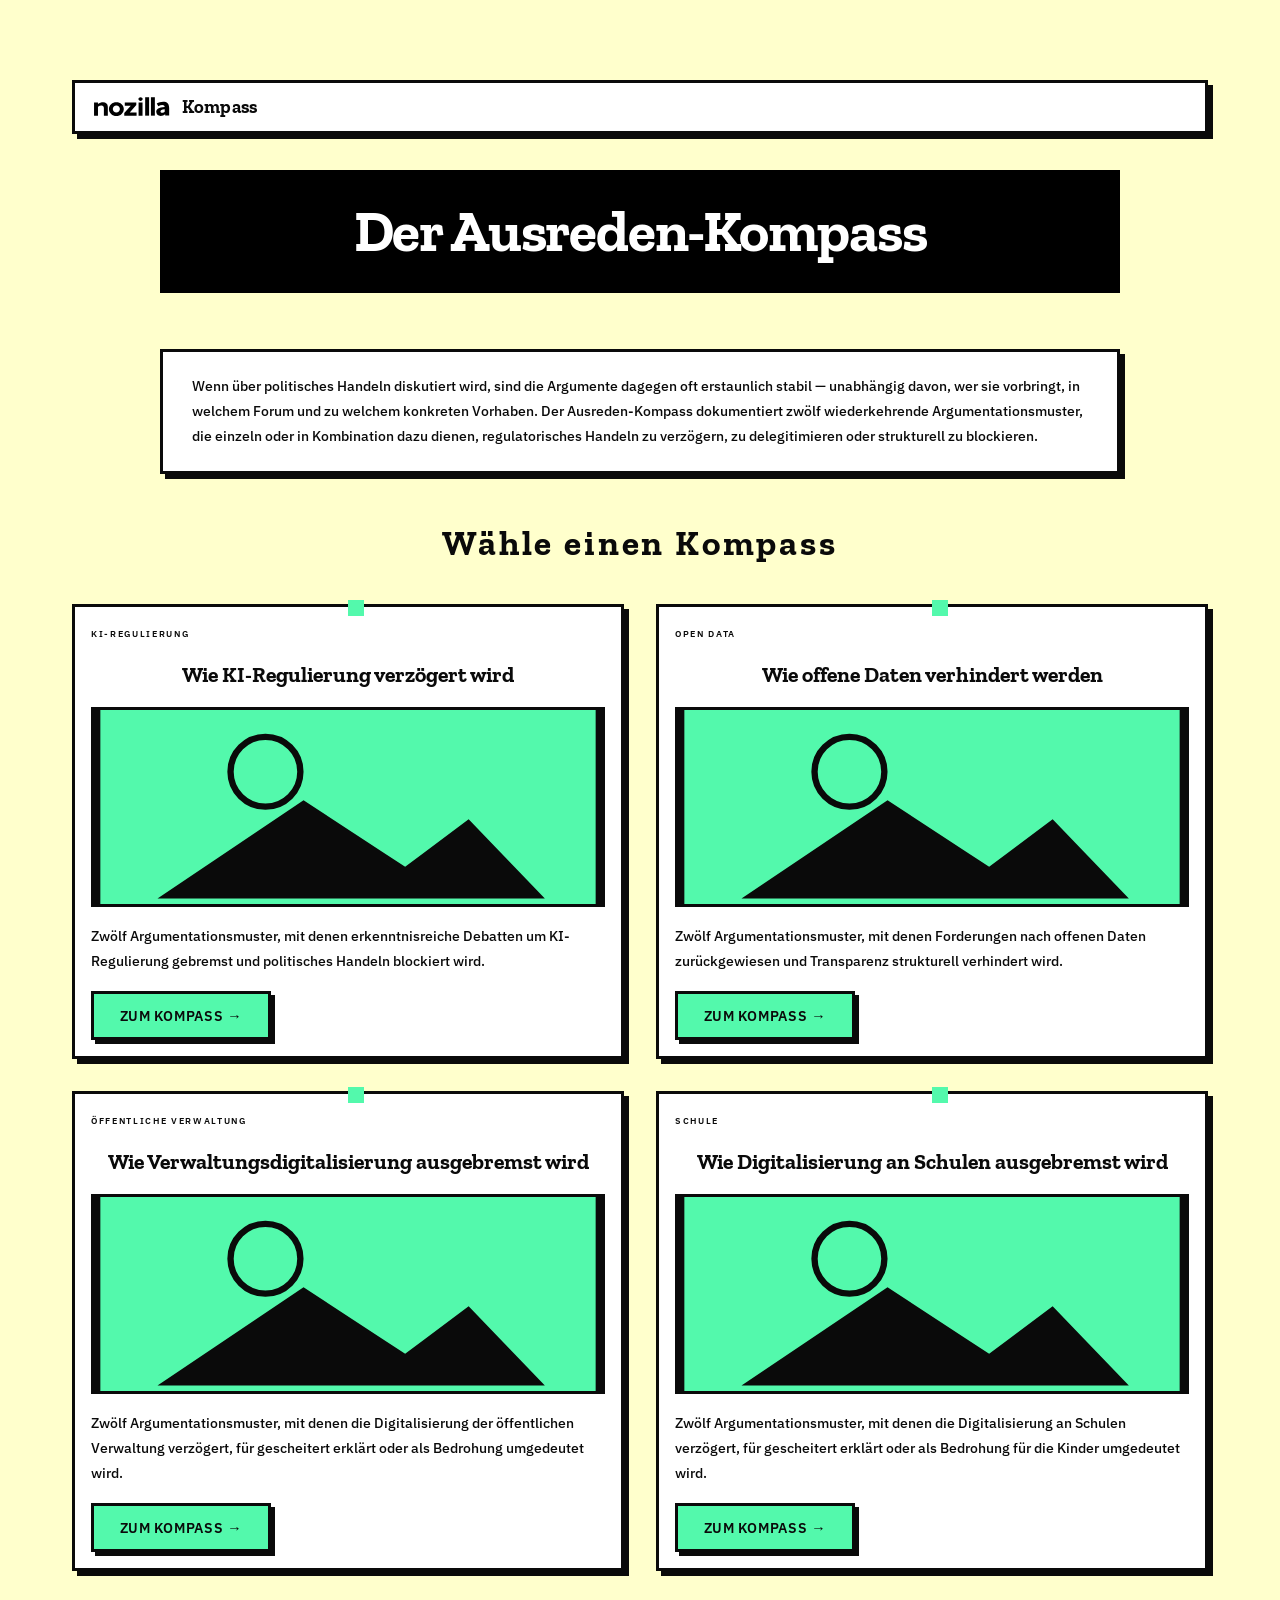
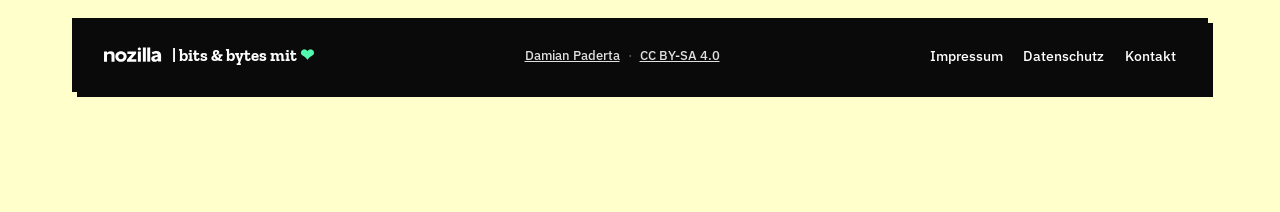
<file: index.html>
<!DOCTYPE html>
<html lang="de">
<head>
<meta charset="UTF-8">
<meta name="viewport" content="width=device-width, initial-scale=1.0">
<title>Nozilla Kompass — Der Ausreden-Kompass</title>

<meta name="description" content="Zwei interaktive Kompasse, die wiederkehrende Argumentationsmuster dokumentieren, mit denen politisches Handeln verzögert oder blockiert wird.">
<meta name="author" content="Damian Paderta">
<meta name="robots" content="index, follow">
<link rel="canonical" href="https://daimpad.github.io/nozilla-kompass/">

<meta property="og:type"        content="website">
<meta property="og:site_name"   content="Nozilla Kompass">
<meta property="og:url"         content="https://daimpad.github.io/nozilla-kompass/">
<meta property="og:title"       content="Nozilla Kompass — Der Ausreden-Kompass">
<meta property="og:description" content="Zwei interaktive Kompasse, die wiederkehrende Argumentationsmuster dokumentieren, mit denen politisches Handeln verzögert oder blockiert wird.">
<meta property="og:locale"      content="de_DE">

<meta name="twitter:card"        content="summary_large_image">
<meta name="twitter:title"       content="Nozilla Kompass — Der Ausreden-Kompass">
<meta name="twitter:description" content="Zwei interaktive Kompasse, die wiederkehrende Argumentationsmuster gegen KI-Regulierung und offene Daten dokumentieren.">

<style>
@font-face {
  font-family: 'Zilla Slab';
  font-style: normal;
  font-weight: 700;
  font-display: swap;
  src: url('ki-regulierung/fonts/zilla-slab-v12-latin-700.woff2') format('woff2');
}
@font-face {
  font-family: 'IBM Plex Sans';
  font-style: normal;
  font-weight: 500;
  font-display: swap;
  src: url('ki-regulierung/fonts/ibm-plex-sans-v23-latin-500.woff2') format('woff2');
}
@font-face {
  font-family: 'IBM Plex Sans';
  font-style: italic;
  font-weight: 500;
  font-display: swap;
  src: url('ki-regulierung/fonts/ibm-plex-sans-v23-latin-500italic.woff2') format('woff2');
}
@font-face {
  font-family: 'IBM Plex Sans';
  font-style: normal;
  font-weight: 600;
  font-display: swap;
  src: url('ki-regulierung/fonts/ibm-plex-sans-v23-latin-600.woff2') format('woff2');
}
@font-face {
  font-family: 'IBM Plex Sans';
  font-style: normal;
  font-weight: 700;
  font-display: swap;
  src: url('ki-regulierung/fonts/ibm-plex-sans-v23-latin-700.woff2') format('woff2');
}

/* Landing-page-specific overrides */

/* Larger, catchier intro text */
.intro-box {
  padding: 2rem 2.4rem;
}
.intro-box p {
  font-size: 1.18rem;
  line-height: 1.65;
  font-weight: 500;
}

/* Section heading before the compass grid */
.lp-choose {
  font-family: 'Zilla Slab', serif;
  font-weight: 700;
  font-size: 2.2rem;
  text-align: center;
  color: var(--ink);
  margin: 3rem 0 0;
}

/* Image placeholder (replaces the former quote bubbles) */
.lp-img {
  display: block;
  width: 100%;
  aspect-ratio: 16 / 10;
  object-fit: cover;
  border: 3px solid var(--ink);
  background: var(--mint);
}

.lp-grid {
  display: grid;
  grid-template-columns: 1fr 1fr;
  gap: 2rem;
  margin-top: 2.5rem;
}
@media (max-width: 640px) {
  .lp-grid { grid-template-columns: 1fr; }
}

.lp-card {
  text-decoration: none;
  color: inherit;
  display: flex;
  flex-direction: column;
  padding: 1.8rem;
  gap: 1.1rem;
}
/* Flush 2×2 grid: neutralise the pinboard tilt/offset on the landing cards
   (the compass pages keep it). Hover-Lift bleibt, nur ohne Rotation. */
.lp-grid .lp-card {
  --base-rotate: rotate(0deg);
  transform: none;
  margin-top: 0;
}
.lp-card .card-title {
  font-size: 1.35rem;
  margin-bottom: 0;
}
.lp-card .lp-desc {
  font-family: 'IBM Plex Sans', sans-serif;
  font-size: 0.88rem;
  line-height: 1.75;
  color: var(--ink);
  flex: 1;
}
.lp-card .download-btn {
  align-self: flex-start;
  margin-top: auto;
}
</style>
<link rel="stylesheet" href="shared/style.css">
</head>
<body>
<div class="corkboard">

 <nav class="site-nav">
  <a class="nav-brand" href="./" aria-label="Nozilla Kompass — Startseite">
   <img class="nav-logo" src="logo.svg" alt="nozilla">
   <span class="nav-logo-text">Kompass</span>
  </a>
 </nav>

 <div class="header-paper">
  <div class="header-center">
   <h1><span class="big-red">Der Ausreden-Kompass</span></h1>
  </div>
 </div>

 <div class="intro-box">
  <p>Wenn über politisches Handeln diskutiert wird, sind die Argumente dagegen oft erstaunlich stabil — unabhängig davon, wer sie vorbringt, in welchem Forum und zu welchem konkreten Vorhaben. Der Ausreden-Kompass dokumentiert zwölf wiederkehrende Argumentationsmuster, die einzeln oder in Kombination dazu dienen, regulatorisches Handeln zu verzögern, zu delegitimieren oder strukturell zu blockieren.</p>
 </div>

 <h2 class="lp-choose">Wähle einen Kompass</h2>

 <div class="lp-grid">

  <a href="ki-regulierung/" class="card card-1 lp-card">
   <div class="pin pin-green" style="top:-7px; left:50%;"></div>
   <span class="fig-label">KI-REGULIERUNG</span>
   <p class="card-title">Wie KI-Regulierung verzögert wird</p>
   <!-- Platzhalterbild: placeholder.svg gegen das finale Motiv austauschen -->
   <img class="lp-img" src="placeholder.svg" alt="" width="320" height="200" loading="lazy">
   <p class="lp-desc">Zwölf Argumentationsmuster, mit denen erkenntnisreiche Debatten um KI-Regulierung gebremst und politisches Handeln blockiert wird.</p>
   <span class="download-btn">Zum Kompass →</span>
  </a>

  <a href="open-data/" class="card card-2 lp-card">
   <div class="pin pin-green" style="top:-7px; left:50%;"></div>
   <span class="fig-label">OPEN DATA</span>
   <p class="card-title">Wie offene Daten verhindert werden</p>
   <!-- Platzhalterbild: placeholder.svg gegen das finale Motiv austauschen -->
   <img class="lp-img" src="placeholder.svg" alt="" width="320" height="200" loading="lazy">
   <p class="lp-desc">Zwölf Argumentationsmuster, mit denen Forderungen nach offenen Daten zurückgewiesen und Transparenz strukturell verhindert wird.</p>
   <span class="download-btn">Zum Kompass →</span>
  </a>

  <a href="verwaltung/" class="card card-3 lp-card">
   <div class="pin pin-green" style="top:-7px; left:50%;"></div>
   <span class="fig-label">ÖFFENTLICHE VERWALTUNG</span>
   <p class="card-title">Wie Verwaltungsdigitalisierung ausgebremst wird</p>
   <!-- Platzhalterbild: placeholder.svg gegen das finale Motiv austauschen -->
   <img class="lp-img" src="placeholder.svg" alt="" width="320" height="200" loading="lazy">
   <p class="lp-desc">Zwölf Argumentationsmuster, mit denen die Digitalisierung der öffentlichen Verwaltung verzögert, für gescheitert erklärt oder als Bedrohung umgedeutet wird.</p>
   <span class="download-btn">Zum Kompass →</span>
  </a>

  <a href="schule/" class="card card-4 lp-card">
   <div class="pin pin-green" style="top:-7px; left:50%;"></div>
   <span class="fig-label">SCHULE</span>
   <p class="card-title">Wie Digitalisierung an Schulen ausgebremst wird</p>
   <!-- Platzhalterbild: placeholder.svg gegen das finale Motiv austauschen -->
   <img class="lp-img" src="placeholder.svg" alt="" width="320" height="200" loading="lazy">
   <p class="lp-desc">Zwölf Argumentationsmuster, mit denen die Digitalisierung an Schulen verzögert, für gescheitert erklärt oder als Bedrohung für die Kinder umgedeutet wird.</p>
   <span class="download-btn">Zum Kompass →</span>
  </a>

 </div>

 <footer class="site-footer">
  <a class="footer-brand" href="https://nozilla.de" target="_blank" rel="noopener">
   <img class="footer-logo" src="logo.svg" alt="nozilla">
   <span class="footer-tagline">|&nbsp;bits&nbsp;&amp;&nbsp;bytes mit <span class="heart">❤</span></span>
  </a>
  <div class="footer-credit">
   <a href="https://nozilla.de" target="_blank" rel="noopener">Damian Paderta</a>
   <span class="sep">·</span>
   <a href="https://creativecommons.org/licenses/by-sa/4.0/" target="_blank" rel="noopener">CC BY-SA 4.0</a>
  </div>
  <ul class="footer-links">
   <li><a href="https://nozilla.de/impressum" target="_blank" rel="noopener">Impressum</a></li>
   <li><a href="https://nozilla.de/datenschutz" target="_blank" rel="noopener">Datenschutz</a></li>
   <li><a href="https://nozilla.de/kontakt" target="_blank" rel="noopener">Kontakt</a></li>
  </ul>
 </footer>

</div>
</body>
</html>
</file>
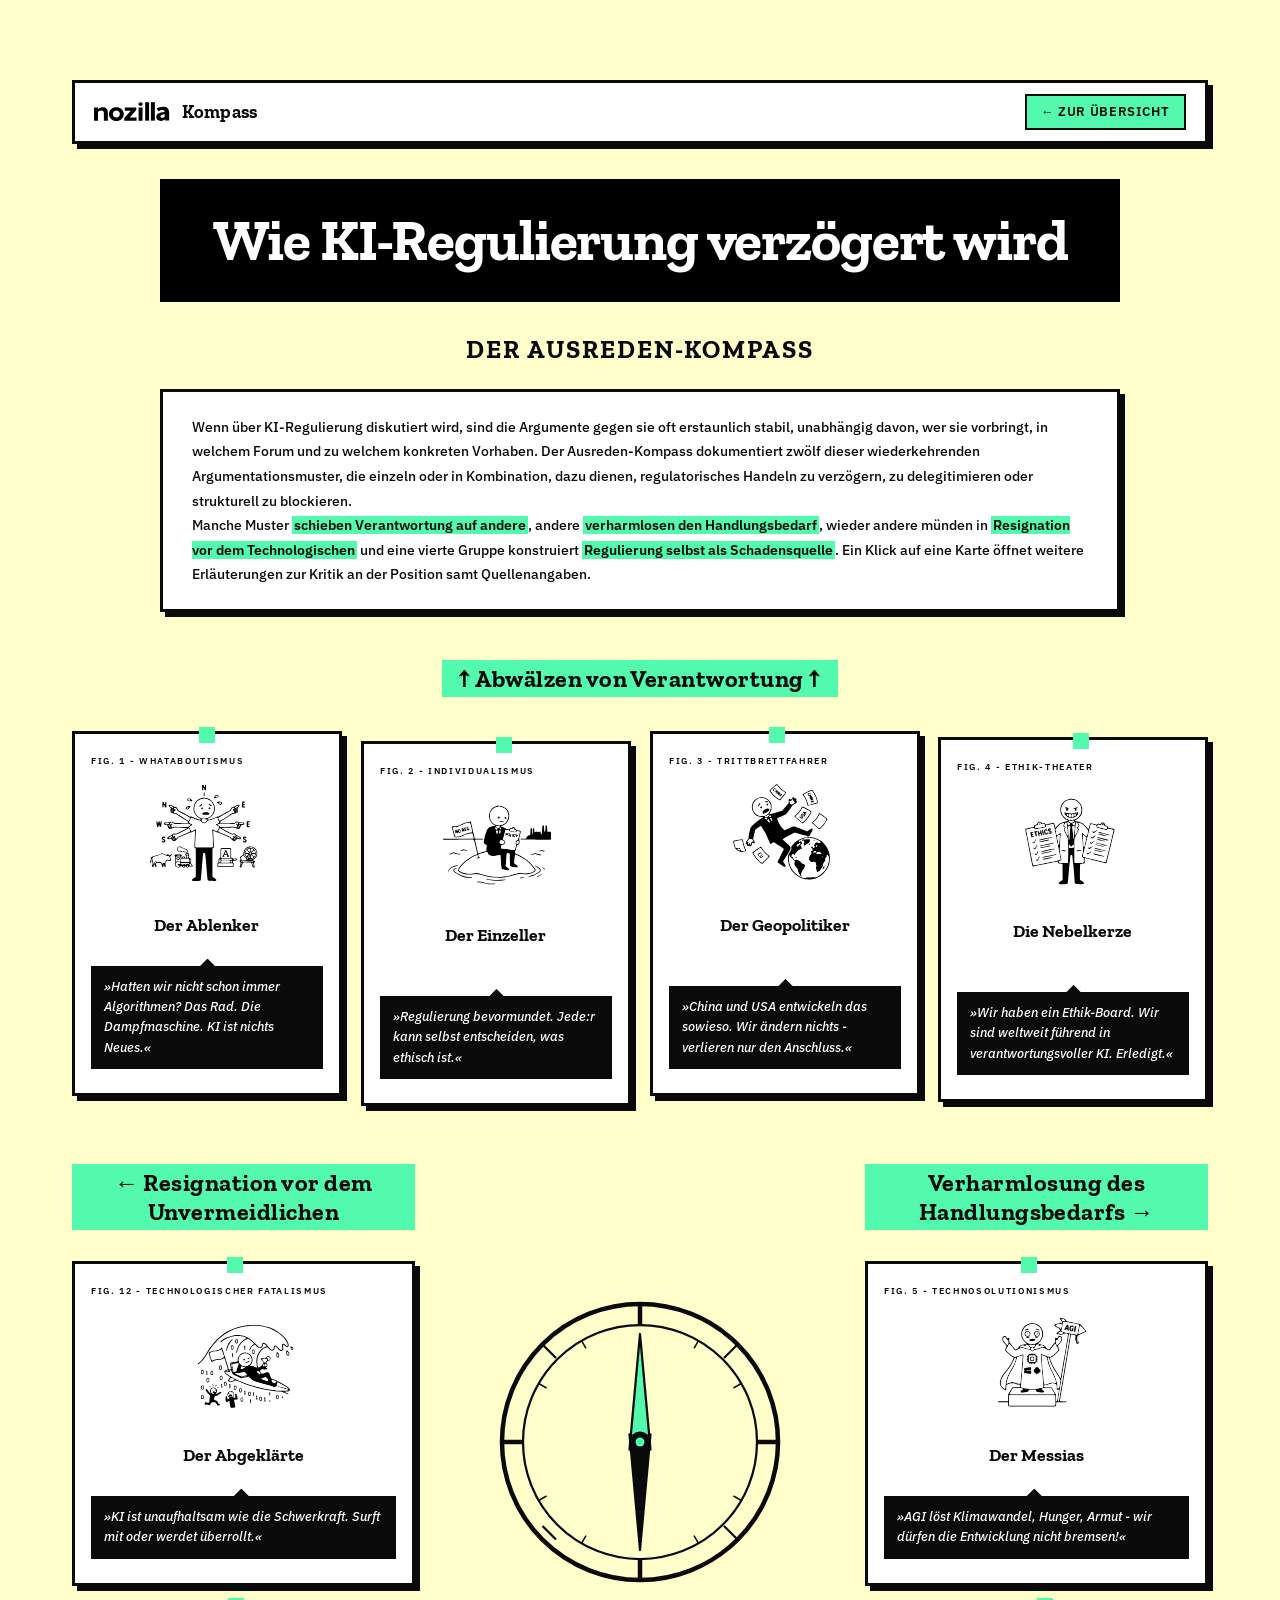
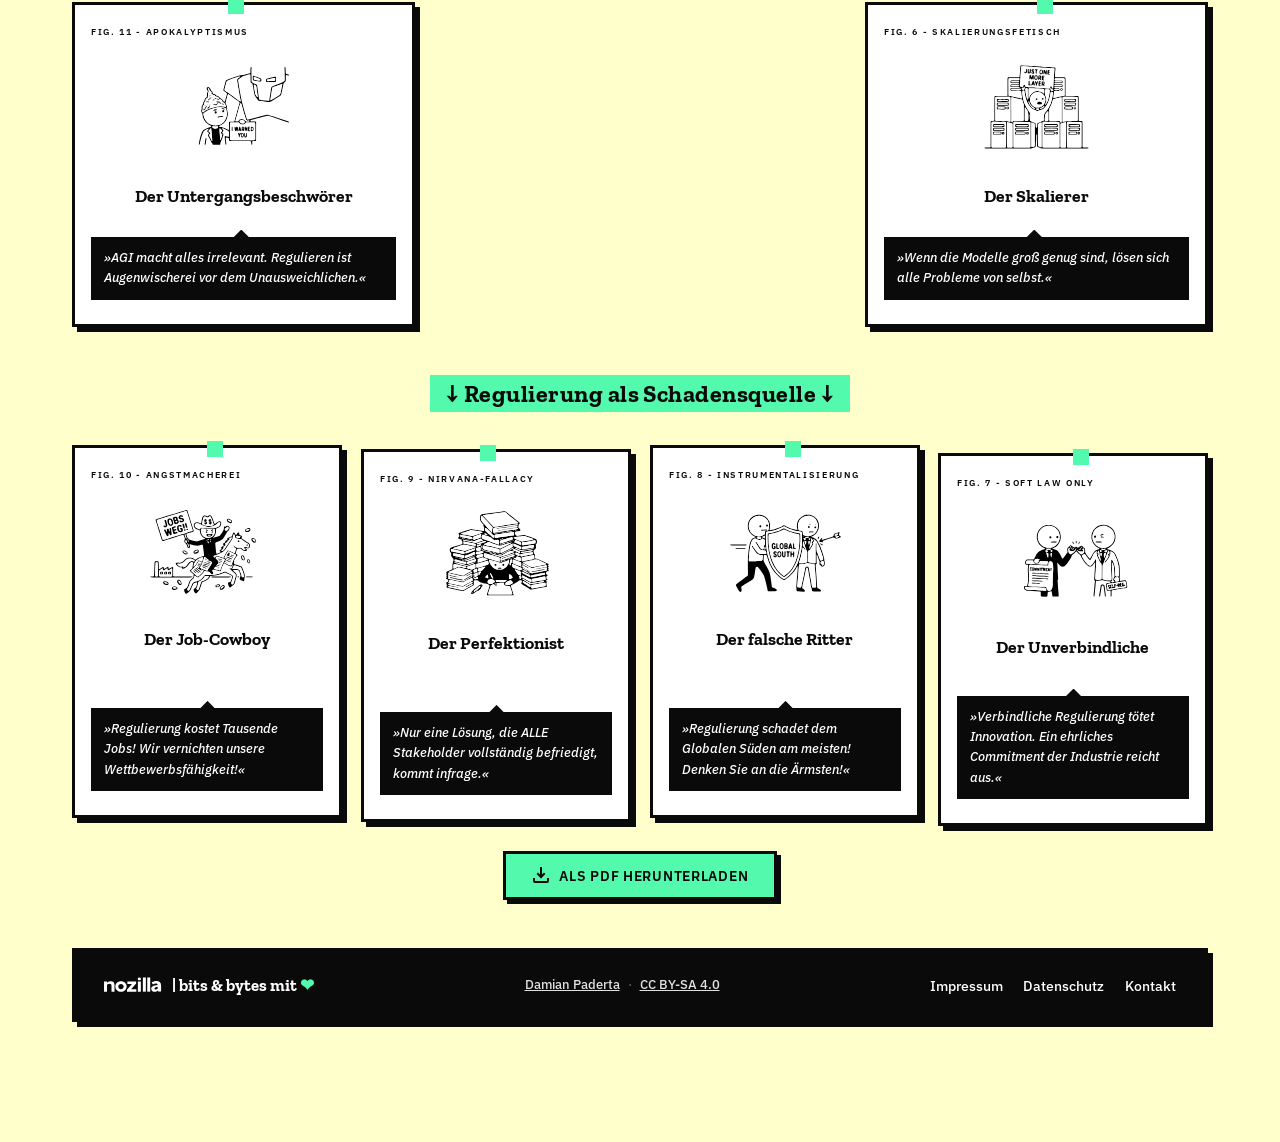
<file: ki-regulierung/index.html>
<!DOCTYPE html>
<html lang="de">
<head>
<meta charset="UTF-8">
<meta name="viewport" content="width=device-width, initial-scale=1.0">
<title>KI-Ausreden-Kompass: Wie erkenntnisreiche Debatten um KI-Regulierung gebremst werden</title>

<!-- ── Basis ─────────────────────────────────────────────────── -->
<meta name="description" content="KI-Ausreden-Kompass: Wie erkenntnisreiche Debatten um KI-Regulierung gebremst werden.">
<meta name="author" content="Damian Paderta">
<meta name="robots" content="index, follow">
<link rel="canonical" href="https://nozilla.de/ki-ausreden-kompass/">

<!-- ── Favicons ──────────────────────────────────────────────── -->
<link rel="icon" href="favicon.ico" sizes="32x32">
<link rel="icon" type="image/png" sizes="16x16" href="favicon-16x16.png">
<link rel="icon" type="image/png" sizes="32x32" href="favicon-32x32.png">
<link rel="apple-touch-icon" href="apple-touch-icon.png">

<!-- ── Open Graph (Facebook, LinkedIn, WhatsApp …) ───────────── -->
<meta property="og:type"        content="website">
<meta property="og:site_name"   content="nozilla.de">
<meta property="og:url"         content="https://nozilla.de/ki-ausreden-kompass/">
<meta property="og:title"       content="Der Ausreden-Kompass — Wie KI-Regulierung verzögert wird">
<meta property="og:description" content="KI-Ausreden-Kompass: Wie erkenntnisreiche Debatten um KI-Regulierung gebremst werden">
<meta property="og:image"       content="https://nozilla.de/ki-ausreden-kompass/og-image.png">
<meta property="og:image:width"  content="1200">
<meta property="og:image:height" content="630">
<meta property="og:image:alt"   content="Der Ausreden-Kompass — Wie KI-Regulierung verzögert wird">
<meta property="og:locale"      content="de_DE">

<!-- ── Twitter / X Card ─────────────────────────────────────── -->
<meta name="twitter:card"        content="summary_large_image">
<meta name="twitter:title"       content="Der Ausreden-Kompass — Wie KI-Regulierung verzögert wird">
<meta name="twitter:description" content="KI-Ausreden-Kompass: Wie erkenntnisreiche Debatten um KI-Regulierung gebremst werden">
<meta name="twitter:image"       content="https://nozilla.de/ki-ausreden-kompass/og-image.png">
<meta name="twitter:image:alt"   content="Der Ausreden-Kompass — Wie KI-Regulierung verzögert wird">

<style>
@font-face {
  font-family: 'Zilla Slab';
  font-style: normal;
  font-weight: 700;
  font-display: swap;
  src: url('fonts/zilla-slab-v12-latin-700.woff2') format('woff2');
}
@font-face {
  font-family: 'IBM Plex Sans';
  font-style: normal;
  font-weight: 500;
  font-display: swap;
  src: url('fonts/ibm-plex-sans-v23-latin-500.woff2') format('woff2');
}
@font-face {
  font-family: 'IBM Plex Sans';
  font-style: italic;
  font-weight: 500;
  font-display: swap;
  src: url('fonts/ibm-plex-sans-v23-latin-500italic.woff2') format('woff2');
}
@font-face {
  font-family: 'IBM Plex Sans';
  font-style: normal;
  font-weight: 600;
  font-display: swap;
  src: url('fonts/ibm-plex-sans-v23-latin-600.woff2') format('woff2');
}
@font-face {
  font-family: 'IBM Plex Sans';
  font-style: normal;
  font-weight: 700;
  font-display: swap;
  src: url('fonts/ibm-plex-sans-v23-latin-700.woff2') format('woff2');
}
</style>
<link rel="stylesheet" href="../shared/style.css">

</head>
<body>
<div class="corkboard">

 <nav class="site-nav">
  <a class="nav-brand" href="../" aria-label="Nozilla Kompass — Startseite">
   <img class="nav-logo" src="../logo.svg" alt="nozilla">
   <span class="nav-logo-text">Kompass</span>
  </a>
  <a class="nav-back" href="../">← Zur Übersicht</a>
 </nav>

 <!-- HEADER PAPER -->
 <div class="header-paper">

  <!-- Left column (now empty) -->
  <div class="header-left-col"></div>

  <!-- Center: title -->
  <div class="header-center">
   <h1>
    <span class="big-red">Wie KI-Regulierung verzögert wird</span></h1>
    <h2>DER AUSREDEN-KOMPASS</h2>
  </div>    
 </div>
  <div class="intro-box"> 
  <p>Wenn über KI-Regulierung diskutiert wird, sind die Argumente gegen sie oft erstaunlich stabil, unabhängig davon, wer sie vorbringt, in welchem Forum und zu welchem konkreten Vorhaben. Der Ausreden-Kompass dokumentiert zwölf dieser wiederkehrenden Argumentationsmuster, die einzeln oder in Kombination, dazu dienen, regulatorisches Handeln zu verzögern, zu delegitimieren oder strukturell zu blockieren. <br>Manche Muster <strong>schieben Verantwortung auf andere</strong>, andere <strong>verharmlosen den Handlungsbedarf</strong>, wieder andere münden in <strong>Resignation vor dem Technologischen</strong> und eine vierte Gruppe konstruiert <strong>Regulierung selbst als Schadensquelle</strong>. Ein Klick auf eine Karte öffnet weitere Erläuterungen zur Kritik an der Position samt Quellenangaben.</p>
</div>

 <!-- AXIS BANNER TOP -->
 <div class="axis-banner" style="margin-bottom:0.8rem;">
  <span class="ab-red">↑ Abwälzen von Verantwortung ↑</span>
 </div>

 <!-- TOP ROW: 4 red cards -->
 <div class="chaos-grid">

  <!-- F1: Whataboutismus -->
  <div class="card card-1" data-card="1" style="">
   <div class="pin pin-red" style="top:-7px; left:50%; transform:translateX(-50%);"></div>
   <span class="fig-label">FIG. 1 - WHATABOUTISMUS</span>
   <img src="1.svg" class="char-wrap char-img" alt="Figur 1">
   <p class="card-title">Der Ablenker</p>
   <div class="bubble">»Hatten wir nicht schon immer Algorithmen? Das Rad. Die Dampfmaschine. KI ist nichts Neues.«</div>
   
  </div>

  <!-- F2: Individualismus -->
  <div class="card card-2" data-card="2" style="" >
   <div class="pin pin-yellow" style="top:-7px; left:50%;"></div>
   <span class="fig-label">FIG. 2 - INDIVIDUALISMUS</span>
   <img src="2.svg" class="char-wrap char-img" alt="Figur 2">
   <p class="card-title">Der Einzeller</p>
   <div class="bubble">»Regulierung bevormundet. Jede:r kann selbst entscheiden, was ethisch ist.«</div>
  </div>

  <!-- F3: Geopolitik -->
  <div class="card card-3" data-card="3" style="" >
   <div class="pin pin-blue" style="top:-7px; right:50%;"></div>
   <span class="fig-label">FIG. 3 - TRITTBRETTFAHRER</span>
   <img src="3.svg" class="char-wrap char-img" alt="Figur 3">
   <p class="card-title">Der Geopolitiker</p>
   <div class="bubble">»China und USA entwickeln das sowieso. Wir ändern nichts - verlieren nur den Anschluss.«</div>
  </div>

  <!-- F4: Ethik-Theater -->
  <div class="card card-4" data-card="4" style="">
   <div class="pin pin-green" style="top:-7px; left:50%;"></div>
   <span class="fig-label">FIG. 4 - ETHIK-THEATER</span>
   <img src="4.svg" class="char-wrap char-img" alt="Figur 4">
   <p class="card-title">Die Nebelkerze</p>
   <div class="bubble">»Wir haben ein Ethik-Board. Wir sind weltweit führend in verantwortungsvoller KI. Erledigt.«</div>
  
  </div>

 </div><!-- /.chaos-grid top -->

 <!-- MID ROW -->
 <div class="chaos-grid-mid">

  <!-- LEFT: purple (Determinismus) -->
  <div>
   <div class="axis-banner" style="margin-bottom:0.7rem;">
    <span class="ab-purple">← Resignation vor dem Unvermeidlichen</span>
   </div>

   <!-- F12: Fatalismus -->
   <div class="card card-12" data-card="12" style="margin-bottom:1rem;">
    <div class="pin pin-red" style="top:-7px; left:45%;"></div>
    <span class="fig-label">FIG. 12 - TECHNOLOGISCHER FATALISMUS</span>
    <img src="12.svg" class="char-wrap char-img" alt="Figur 12">
    <p class="card-title"> Der Abgeklärte</p>
    <div class="bubble">»KI ist unaufhaltsam wie die Schwerkraft. Surft mit oder werdet überrollt.«</div>
   </div>

   <!-- F11: Untergangsfantasien -->
   <div class="card card-11" data-card="11" style="">
    <div class="pin pin-yellow" style="top:-7px; right:50%;"></div>
    <span class="fig-label">FIG. 11 - APOKALYPTISMUS</span>
    <img src="11.svg" class="char-wrap char-img" alt="Figur 11">
    <p class="card-title">Der Untergangsbeschwörer</p>
    <div class="bubble">»AGI macht alles irrelevant. Regulieren ist Augenwischerei vor dem Unausweichlichen.«</div>
   </div>
  </div>

  <!-- CENTER -->
  <div class="hub-zone">
   <div class="hub-card">

   <!-- Compass SVG -->
   <svg class="hub-compass-svg" viewBox="0 0 200 200" xmlns="http://www.w3.org/2000/svg">
    <!-- Outer ring -->
    <circle cx="100" cy="100" r="92" fill="none" stroke="#0a0a0a" stroke-width="3"/>
    <!-- Inner ring -->
    <circle cx="100" cy="100" r="78" fill="none" stroke="#0a0a0a" stroke-width="1.5"/>
    <!-- Cardinal tick marks -->
    <line x1="100" y1="8" x2="100" y2="22" stroke="#0a0a0a" stroke-width="3"/>
    <line x1="100" y1="178" x2="100" y2="192" stroke="#0a0a0a" stroke-width="3"/>
    <line x1="8" y1="100" x2="22" y2="100" stroke="#0a0a0a" stroke-width="3"/>
    <line x1="178" y1="100" x2="192" y2="100" stroke="#0a0a0a" stroke-width="3"/>
    <!-- Intercardinal tick marks (smaller) -->
    <line x1="35" y1="35" x2="44" y2="44" stroke="#0a0a0a" stroke-width="1.5"/>
    <line x1="156" y1="35" x2="165" y2="44" stroke="#0a0a0a" stroke-width="1.5" transform="rotate(90,160.5,39.5)"/>
    <line x1="35" y1="156" x2="44" y2="165" stroke="#0a0a0a" stroke-width="1.5"/>
    <line x1="156" y1="156" x2="165" y2="165" stroke="#0a0a0a" stroke-width="1.5"/>
    <!-- Cardinal labels -->
    <text x="100" y="6"  font-family="Zilla Slab,serif" font-size="13" font-weight="700" fill="#0a0a0a" text-anchor="middle"></text>
    <text x="100" y="198" font-family="Zilla Slab,serif" font-size="13" font-weight="700" fill="#0a0a0a" text-anchor="middle"></text>
    <text x="5"  y="105" font-family="Zilla Slab,serif" font-size="13" font-weight="700" fill="#0a0a0a" text-anchor="middle"></text>
    <text x="196" y="105" font-family="Zilla Slab,serif" font-size="13" font-weight="700" fill="#0a0a0a" text-anchor="middle"></text>
    <!-- Animated needle group -->
    <g id="compass-needle" style="transform-origin:100px 100px;">
     <!-- North needle (mint) -->
     <polygon points="100,28 107,105 100,96 93,105" fill="#53f9ac" stroke="#0a0a0a" stroke-width="1.5" stroke-linejoin="round"/>
     <!-- South needle (dark) -->
     <polygon points="100,172 107,95 100,104 93,95" fill="#0a0a0a" stroke="#0a0a0a" stroke-width="1.5" stroke-linejoin="round"/>
    </g>
    <!-- Center pivot -->
    <circle cx="100" cy="100" r="7" fill="#0a0a0a"/>
    <circle cx="100" cy="100" r="3" fill="#53f9ac"/>
    <!-- Degree marks (every 30°) -->
    <line x1="100" y1="22" x2="100" y2="28" stroke="#0a0a0a" stroke-width="1" transform="rotate(30,100,100)"/>
    <line x1="100" y1="22" x2="100" y2="28" stroke="#0a0a0a" stroke-width="1" transform="rotate(60,100,100)"/>
    <line x1="100" y1="22" x2="100" y2="28" stroke="#0a0a0a" stroke-width="1" transform="rotate(120,100,100)"/>
    <line x1="100" y1="22" x2="100" y2="28" stroke="#0a0a0a" stroke-width="1" transform="rotate(150,100,100)"/>
    <line x1="100" y1="22" x2="100" y2="28" stroke="#0a0a0a" stroke-width="1" transform="rotate(210,100,100)"/>
    <line x1="100" y1="22" x2="100" y2="28" stroke="#0a0a0a" stroke-width="1" transform="rotate(240,100,100)"/>
    <line x1="100" y1="22" x2="100" y2="28" stroke="#0a0a0a" stroke-width="1" transform="rotate(300,100,100)"/>
    <line x1="100" y1="22" x2="100" y2="28" stroke="#0a0a0a" stroke-width="1" transform="rotate(330,100,100)"/>
   </svg>
   </div>
  </div>

  <!-- RIGHT: green (Verharmlosung) -->
  <div>
   <div class="axis-banner" style="margin-bottom:0.7rem;">
    <span class="ab-green">Verharmlosung des Handlungsbedarfs →</span>
   </div>

   <!-- F5: KI wird uns retten -->
   <div class="card card-5" data-card="5" style="margin-bottom:1rem;">
    <div class="pin pin-green" style="top:-7px; right:50%;"></div>
    <span class="fig-label">FIG. 5 - TECHNOSOLUTIONISMUS</span>
    <img src="5.svg" class="char-wrap char-img" alt="Figur 5">
    <p class="card-title">Der Messias</p>
    <div class="bubble">»AGI löst Klimawandel, Hunger, Armut - wir dürfen die Entwicklung nicht bremsen!«</div>
   </div>

   <!-- F6: Scaling -->
   <div class="card card-6" data-card="6" style="">
    <div class="pin pin-blue" style="top:-7px; left:50%;"></div>
    <span class="fig-label">FIG. 6 - SKALIERUNGSFETISCH</span>
    <img src="6.svg" class="char-wrap char-img" alt="Figur 6">
    <p class="card-title">Der Skalierer</p>
    <div class="bubble">»Wenn die Modelle groß genug sind, lösen sich alle Probleme von selbst.«</div>
   </div>
  </div>

 </div><!-- /.chaos-grid-mid -->

 <!-- AXIS BANNER BOTTOM -->
 <div class="axis-banner" style="margin-bottom:0.8rem;">
  <span class="ab-amber">↓ Regulierung als Schadensquelle ↓</span>
 </div>

 <!-- BOTTOM ROW: 4 amber cards -->
 <div class="chaos-grid">

  <!-- F10: Angstmacherei -->
  <div class="card card-10" data-card="10" style="">
   <div class="pin pin-blue" style="top:-7px; left:50%;"></div>
   <span class="fig-label">FIG. 10 - Angstmacherei</span>
   <img src="10.svg" class="char-wrap char-img" alt="Figur 10">
   <p class="card-title">Der Job-Cowboy</p>
   <div class="bubble">»Regulierung kostet Tausende Jobs! Wir vernichten unsere Wettbewerbsfähigkeit!«</div>
  </div>

  <!-- F9: Perfektionismus -->
  <div class="card card-9" data-card="9" style="">
   <div class="pin pin-red" style="top:-7px; right:50%;"></div>
   <span class="fig-label">FIG. 9 - NIRVANA-FALLACY</span>
   <img src="9.svg" class="char-wrap char-img" alt="Figur 9">
   <p class="card-title">Der Perfektionist</p>
   <div class="bubble">»Nur eine Lösung, die ALLE Stakeholder vollständig befriedigt, kommt infrage.«</div>
  
  </div>

  <!-- F8: Gerechtigkeits-Vorwand -->
  <div class="card card-8" data-card="8" style="">
   <div class="pin pin-yellow" style="top:-7px; left:50%;"></div>
   <span class="fig-label">FIG. 8 - INSTRUMENTALISIERUNG</span>
   <img src="8.svg" class="char-wrap char-img" alt="Figur 8">
   <p class="card-title">Der falsche Ritter</p>
   <div class="bubble">»Regulierung schadet dem Globalen Süden am meisten! Denken Sie an die Ärmsten!«</div>
  </div>

  <!-- F7: Soft Law -->
  <div class="card card-7" data-card="7" style="">
   <div class="pin pin-green" style="top:-7px; left:50%;"></div>
   <span class="fig-label">FIG. 7 - SOFT LAW ONLY</span>
   <img src="7.svg" class="char-wrap char-img" alt="Figur 7">
   <p class="card-title">Der Unverbindliche</p>
   <div class="bubble">»Verbindliche Regulierung tötet Innovation. Ein ehrliches Commitment der Industrie reicht aus.«</div>
  
  </div>

 </div><!-- /.chaos-grid bottom -->

  <div class="download-bar">
  <a class="download-btn" href="https://code.nozilla.net/kompass-der-ausreden/KI-Ausreden-Kompass.pdf" download>
    <svg width="18" height="18" viewBox="0 0 18 18" fill="none" xmlns="http://www.w3.org/2000/svg" aria-hidden="true">
      <path d="M9 2v9M9 11l-3-3M9 11l3-3" stroke="#0a0a0a" stroke-width="2" stroke-linecap="square"/>
      <path d="M2 13v2a1 1 0 001 1h12a1 1 0 001-1v-2" stroke="#0a0a0a" stroke-width="2" stroke-linecap="square"/>
    </svg>
    Als PDF herunterladen
  </a>
</div>

 <footer class="site-footer">
  <a class="footer-brand" href="https://nozilla.de" target="_blank" rel="noopener">
   <img class="footer-logo" src="../logo.svg" alt="nozilla">
   <span class="footer-tagline">|&nbsp;bits&nbsp;&amp;&nbsp;bytes mit <span class="heart">❤</span></span>
  </a>
  <div class="footer-credit">
   <a href="https://nozilla.de" target="_blank" rel="noopener">Damian Paderta</a>
   <span class="sep">·</span>
   <a href="https://creativecommons.org/licenses/by-sa/4.0/" target="_blank" rel="noopener">CC BY-SA 4.0</a>
  </div>
  <ul class="footer-links">
   <li><a href="https://nozilla.de/impressum" target="_blank" rel="noopener">Impressum</a></li>
   <li><a href="https://nozilla.de/datenschutz" target="_blank" rel="noopener">Datenschutz</a></li>
   <li><a href="https://nozilla.de/kontakt" target="_blank" rel="noopener">Kontakt</a></li>
  </ul>
 </footer>

</div><!-- /.corkboard -->


<!-- ═══════════════════════════════════════════════════════ OVERLAY ═══ -->
<div id="overlay" role="dialog" aria-modal="true">
 <div id="overlay-inner">
  <button id="overlay-close" aria-label="Schließen">✕</button>
  <span id="ov-fig"></span>
  <h2 id="ov-title"></h2>
  <div class="ov-row">
   <div id="ov-svg-wrap"></div>
   <div class="ov-meta">
    <div id="ov-bubble"></div>
    <p id="ov-scrawl"></p>
   </div>
  </div>  
  <span class="ov-longtext-label">Kritik</span>
  <div id="ov-longtext"></div>
  <div id="ov-lit"></div>
 </div>
</div>

<script>
const CARDS = {
 1: {
  fig: "FIG. 1 - WHATABOUTISMUS",
  title: "Der Ablenker",
  bubble: "»Hatten wir nicht schon immer Algorithmen? Das Rad. Die Dampfmaschine. Dasselbe.«",
  scrawl: "<span class='hi'>Historische Analogien verwischen den qualitativen Unterschied zwischen früheren Technologien und KI-Systemen, die in Echtzeit auf Millionen Menschen wirken.</span>",
  color: "#555",
  long: `<p>Der Whataboutismus im KI-Diskurs ist eine rhetorische Technik, bei der auf Bedenken über Künstliche Intelligenz mit dem Hinweis auf historische Vorläufer geantwortet wird. »Hatten wir nicht bei der Einführung des Buchdrucks dieselben Debatten?« oder »Das Rad wurde auch nicht reguliert«. Diese Sätze klingen auf den ersten Blick vernünftig. Sie sind es nicht!</p>
<p>Das strukturelle Problem liegt in der Verwechslung von quantitativer und qualitativer Diskontinuität. Jede Technologie bringt Veränderungen, aber nicht jede Technologie verändert die epistemischen, sozialen und wirtschaftlichen Grundlagen einer Gesellschaft in ähnlicher Breite und Geschwindigkeit. Sprachgenerierende KI-Systeme, die in Sekundenbruchteilen Millionen von Texten erzeugen können, die von Menschen nicht als maschinell erkannt werden, sind in ihrer gesellschaftlichen Wirkung nicht mit der Weberei vergleichbar, auch wenn beide »neue Werkzeuge« sind.</p>
<p>Zusätzlich arbeitet der Whataboutismus mit einer impliziten Botschaft: Da frühere Gesellschaften technologische Transformationen »überlebt« haben, wird die aktuelle Generation es ebenso tun und zwar ohne regulatorischen Eingriff. Diese Schlussfolgerung ignoriert, dass frühere Gesellschaften keineswegs schadlos durch Technologiewandel navigierten. Die Industrialisierung etwa produzierte jahrzehntelange Kinderarbeit, Massenverelendung und politische Gewalt, bevor regulatorische Eingriffe die schlimmsten Exzesse einzuhegen begannen.</p>
<p>Im KI-Diskurs dient der Whataboutismus primär der Entschleunigung von Governance-Prozessen: Wer jede Regulierungsdebatte mit historischen Parallelen öffnet, verschiebt den Fokus von konkreten Risikopotenzialen auf abstrakte Kontinuitätsfragen und gewinnt damit Zeit.</p>`

 },
 2: {
  fig: "FIG. 2 - INDIVIDUALISMUS",
  title: "Der Einzeller",
  bubble: "»Regulierung bevormundet. Jede:r entscheidet selbst, ob KI ethisch eingesetzt wird.«",
  scrawl: "<span class='hi'>Wenn jede:r selbst entscheidet, was ethisch ist, entscheiden in der Praxis die mit den meisten Servern. </span>",
  color: "#555",
  long: `<p>Der Individualismus-Reflex im KI-Diskurs übersetzt das systemische Risikoproblem in eine Frage der persönlichen Verantwortung. »Jede:r Nutzer:in kann selbst entscheiden, wie sie oder er KI verwendet.« Klingt nach Freiheit, ist strukturell aber eine Zumutung.</p>
<p>Der Fehler liegt in der Annahme, dass die Schäden durch KI-Systeme vorrangig durch individuelle Nutzungsentscheidungen entstehen. Tatsächlich sind die relevanten Risiken wie etwas algorithmische Diskriminierung in Kreditvergabe oder Bewerbungsverfahren, automatisierte Desinformationsproduktion im politischen Raum, Datenschutzverletzungen durch undurchsichtige Trainingsprozesse, keine Folge individueller Fehlentscheidungen, sondern Eigenschaften von Systemen, die von einzelnen Nutzer:innen weder beeinflussbar noch überschaubar sind.</p>
<p>Wer für einen Kredit abgelehnt wird, weil ein Modell die Postleitzahl als Risikomerkmal gewichtet, trifft keine »schlechte Entscheidung«. Wer als Bewerberin in einem automatisierten Screening-System schlechter abschneidet, weil das Trainingskorpus historische Lohnungleichheiten reproduziert, hat keine Wahl getroffen, die sie durch klügeres individuelles Verhalten hätte korrigieren können.</p>
<p>Die Verortung von Verantwortung auf individueller Ebene ist deshalb nicht nur analytisch unzutreffend, sondern hat eine politische Funktion: Sie entlastet Systementwickler:innen und Plattformbetreibende von struktureller Rechenschaftspflicht. Der Begriff »digitale Mündigkeit«, der in diesem Zusammenhang regelmäßig auftaucht, bezeichnet dann nicht Ermächtigung, sondern Entlastung der Produzentenseite.
<br> Systemische Risiken lassen sich nicht durch individuelle Verantwortungsübernahme regulieren. Das würde voraussetzen, dass Einzelpersonen Zugang, Information und Macht haben, die sie aber strukturell nicht besitzen.

</p>`
 },
 3: {
  fig: "FIG. 3 - TRITTBRETTFAHRER-AUSREDE",
  title: "Der Geopolitiker",
  bubble: "»China und USA entwickeln das sowieso. Wir ändern nichts daran sondern verlieren nur den Anschluss.«",
  scrawl: " <span class='hi'>Das Argument, andere Staaten würden nicht regulieren, erzeugt ein kollektives Handlungsproblem, das als Begründung für Untätigkeit dient, obwohl es eigentlich gemeinsames Handeln erfordern würde.</span>",
  color: "#555",
  long: `<p>Das geopolitische Argument ist das Trittbrettfahrer-Problem in seiner reinsten Form: Da andere Akteure (meist China oder »Silicon Valley«) ohne regulatorische Einschränkungen entwickeln, erscheint eigene Regulierung nicht nur wirkungslos, sondern selbstschädigend. Regulierung wird als einseitige Abrüstung im Technologiewettbewerb gerahmt.</p>
<p>Dieser Denkfehler lässt sich auf mehreren Ebenen rekonstruieren. Erstens ist die empirische Prämisse falsch: Sowohl die Europäische Union mit dem AI Act als auch einzelne US-amerikanische Bundesstaaten und zunehmend auch chinesische Behörden haben regulatorische Frameworks entwickelt oder angekündigt. Der »regulierungsfreie Wilde Westen« ist eine Rahmung, keine Beschreibung der tatsächlichen globalen Governance-Landschaft.</p>
<p>Zweitens verwechselt das Argument Wettbewerbsfähigkeit mit Rücksichtslosigkeit. Es gibt erhebliche Evidenz dafür, dass Regulierungsrahmen (insbesondere verbindliche Qualitäts- und Transparenzstandards) langfristig Vertrauen in Technologien erzeugen und damit Marktdurchdringung erleichtern, nicht erschweren. Das Beispiel der DSGVO zeigt, dass europäische Datenschutzstandards sich als globales Regulierungsexport-Modell etabliert haben, nicht als Wettbewerbsnachteil.</p>
<p>Drittens transportiert das Argument eine problematische Logik: Wenn alle Akteure mit dem Verhalten anderer argumentieren, um die eigene Passivität zu rechtfertigen, produziert das kollektive Unterregulierung als strukturelles Gleichgewicht - eine typische Anreizproblematik kollektiven Handelns, das sich nicht durch den Verweis auf andere lösen lässt, sondern nur durch koordinierte Governance.</p>`
 },
 4: {
  fig: "FIG. 4 - ETHIK-THEATER",
  title: "Die Nebelkerze",
  bubble: "»Wir sind weltweit führend in verantwortungsvoller KI. Ethik-Komitee eingesetzt. Erledigt.«",
  scrawl: "<span class='hi'>Ein Ethik-Beirat, der keine verbindlichen Entscheidungen trifft, ist Dekoration, keine Governance.</span>",
  color: "#555",
  long: `<p>»Responsible AI«, »Ethical AI by Design«, »AI Safety Teams« - der inflationäre Gebrauch dieser Begriffe in den Selbstdarstellungen großer Technologieunternehmen ist so bemerkenswert wie die gleichzeitige Abwesenheit verbindlicher Mechanismen, die diesen Versprechen Substanz verleihen würden. Das Phänomen wurde in der Forschung als »Ethics Washing« beschrieben: symbolische Compliance ohne strukturelle Konsequenz.</p>
<p>Das Muster ist konsistent: Ein Unternehmen kündigt ein Ethik-Board an. Das Board trifft sich, veröffentlicht Prinzipien. Die Prinzipien sind formuliert als Aspirationen, nicht als verbindliche Anforderungen. Sie enthalten keine Sanktionsmechanismen, keine unabhängige Überprüfung, keine Eskalationspfade. Das Board wird aufgelöst oder umstrukturiert, wenn seine Empfehlungen produktpolitisch unbequem werden - was regelmäßig vorkommt.</p>
<p>Besonders aufschlussreich ist die Sprache dieser Initiativen. »Wir glauben, dass KI sicher, fair und transparent sein sollte« ist keine Governance-Aussage. Es ist eine Meinungsäußerung. Die entscheidende Frage »Und was passiert, wenn Ihre Systeme das nicht sind?« bleibt in Corporate-Ethik-Papieren strukturell unbeantwortet.</p>
<p>Das Ethik-Theater hat eine wichtige politische Funktion: Es besetzt den Raum, den verbindliche Regulierung ausfüllen würde, mit weichen Signalen und kommuniziert damit an Regulierungsbehörden: »Wir regeln das selbst.« Dass diese Selbstregulierung in strukturell unterregulierten Märkten systematisch versagt, ist keine Überraschung, sondern eine vorhersehbare Konsequenz fehlender Durchsetzungsmechanismen.</p>`
 },
 5: {
  fig: "FIG. 5 - TECHNOSOLUTIONISMUS",
  title: "Der Messias",
  bubble: "»AGI löst Klimawandel, Hunger, Armut - wir dürfen die Entwicklung nicht bremsen! KI wird uns alle retten«",
  scrawl: "<span class='hi'>»AGI löst das Problem nur nicht jetzt. Und bitte keine Fragen bis dahin.« Die Erwartung zukünftiger KI-Lösungen für gesellschaftliche Probleme suspendiert die Notwendigkeit gegenwärtiger Regulierung auf unbestimmte Zeit.</span>",
  color: "#555",
  long: `<p>Der technosolutionistische Position ist eine der ältesten Standpunkte der Technikphilosophie: Die Technologie selbst wird als Erlösung aus den Problemen stilisiert, die sie möglicherweise mitverursacht oder mitverursachen wird. Im KI-Kontext nimmt diese Figur besonders elaborierte Formen an: Artificial General Intelligence (AGI) wird als zukünftiger Problemlöser für gegenwärtige gesellschaftliche Herausforderungen positioniert und diese Positionierung dient gleichzeitig als Argument gegen gegenwärtige Regulierung.</p>
<p>Die argumentative Struktur ist eine Art temporale Arbitrage: Zukünftige Kapazitäten werden gegen gegenwärtige Regulierungskosten aufgerechnet. »Wenn wir die Entwicklung jetzt verlangsamen, verlieren wir die Möglichkeit, später das Klima zu retten« - diese Aussage ist in mehrfacher Hinsicht problematisch. Sie setzt erstens die Realisierung zukünftiger Kapazitäten als gegeben voraus. Sie ignoriert zweitens, dass gegenwärtige KI-Systeme bereits jetzt erhebliche Emissionen durch Trainingsaufwände verursachen. Und sie verschweigt drittens, dass Regulierung selten auf Verhinderung, sondern auf Steuerung zielt.</p>
<p>Besonders aufschlussreich ist die Selektivität des Technosolutionismus: Die Lösung zukünftiger Probleme durch AGI wird als sicher angenommen, während die Risiken zukünftiger unkontrollierter KI-Systeme als spekulativ abgetan werden. Diese asymmetrische Behandlung von Unsicherheit ist kein epistemischer Fehler, sondern eine rhetorische Strategie.</p>
<p>In der Diskursanalyse fällt auf, dass technosolutionistische Argumente häufig von denjenigen vorgebracht werden, deren wirtschaftliche Interessen an einer beschleunigten Entwicklung hängen, was die Frage nach der Trennung von epistemischer Überzeugung und interessengeleiteter Kommunikation aufwirft.</p>`
 },
 6: {
  fig: "FIG. 6 - SKALIERUNGSFETISCH",
  title: "Der Skalierer",
  bubble: "»Wenn die Modelle groß genug sind, lösen sich alle Probleme von selbst.«",
  scrawl: "<span class='hi'>Mehr Parameter sollen das Problem lösen, das mehr Parameter verursacht haben. Leistungssteigerung durch Skalierung wird als Problemlösung ausgegeben, obwohl viele der relevanten Risiken erst durch Skalierung entstehen.</span>",
  color: "#555",
  long: `<p>Die Skalierungshypothese: Die Annahme, dass größere Modelle mit mehr Daten und mehr Rechenleistung qualitativ bessere und sicherere Systeme produzieren, hat sich als eine der wirkmächtigsten und gleichzeitig problematischsten Glaubenssätze des KI-Diskurses etabliert. Ihre Evidenzbasis ist gemischt; ihre politische Funktion ist klar.</p>
<p>Empirisch stimmt es, dass Skalierung in bestimmten Aufgabendomänen zu messbaren Leistungsverbesserungen geführt hat - insbesondere in sprachbasierten Benchmarks. Was diese Benchmarks testen und ob sie für gesellschaftlich relevante Qualitätsdimensionen valide sind, ist jedoch eine separate Frage. Skalierung verbessert beispielsweise nicht notwendigerweise die Kalibriertheit von Modellen - also die Übereinstimmung zwischen ausgedrückter Unsicherheit und tatsächlicher Fehlerrate. Sie reduziert nicht systematisch Halluzinationen. Und sie löst nicht die grundlegenden Alignment-Probleme, also die Frage, ob Systeme das tun, was Nutzer:innen tatsächlich wollen.</p>
<p>Die politische Funktion des Skalierungsglaubens liegt in seiner Implikation für Regulierung: Wenn »mehr Daten und mehr Compute« die Probleme von selbst lösen, braucht es keine externe Governance. Regulierung wird als Eingriff in einen sich selbst korrigierenden Prozess gerahmt. Dass dieser Prozess historisch keine konsistenten Belege für seine Selbstkorrektur in sicherheitsrelevanten Dimensionen erbracht hat, stört diese Narration kaum.</p>
<p>Bemerkenswert ist auch die ökologische Dimension, die im Skalierungsdiskurs systematisch ausgeblendet wird: Das Training sehr großer Modelle verbraucht erhebliche Mengen an Energie und Wasser. »Mehr Compute« ist keine neutrale technische Aussage, sondern eine ressourcenpolitische Entscheidung mit globalen Konsequenzen.</p>`
 },
 7: {
  fig: "FIG. 7 - SOFT LAW ONLY",
  title: "Der Unverbindliche",
  bubble: "»Verbindliche Regulierung tötet Innovation. Ein ehrliches Industrie-Commitment reicht.«",
  scrawl: "<span class='hi'>Freiwillige Selbstverpflichtungen ohne externe Überprüfung überlassen die Definition von Compliance denjenigen, deren Verhalten reguliert werden soll.</span>",
  color: "#555",
  long: `<p>Das Argument für freiwillige Selbstverpflichtung als Ersatz für verbindliche Regulierung ist im Kern eine Governance-Theorie: Industrieakteure kennen ihre Technologien besser als staatliche Behörden, haben ein Eigeninteresse an sicherem Betrieb (Reputationsrisiko) und können schneller reagieren als demokratische Gesetzgebungsprozesse. Alle drei Prämissen sind zumindest diskussionswürdig.</p>
<p>Das Informationsgefälle zwischen Industrie und Regulierung ist real - aber es ist kein Argument gegen Regulierung, sondern für bessere Regulierungskapazitäten und Transparenzpflichten. Reputationsrisiken disziplinieren Unternehmen in sichtbaren Konsumgütersektoren; in B2B-KI-Anwendungen, in Entscheidungsunterstützungssystemen für Behörden oder in algorithmischen Systemen, deren Wirkungen diffus und verzögert auftreten, ist der Disziplinierungsmechanismus erheblich schwächer. Und Reaktionsgeschwindigkeit ist kein Wert an sich - schnelles Handeln ohne Verbindlichkeit produziert bloß eine höhere Frequenz unverbindlicher Commitments.</p>
<p>Empirisch zeigt die Evidenz aus anderen Sektoren - Finanzmarktregulierung, Umweltschutz, Lebensmittelsicherheit - dass freiwillige Selbstverpflichtung als alleiniger Regulierungsmodus in Bereichen mit Externalisierungsanreizen systematisch versagt. Wenn die Kosten von Schäden auf Dritte abgewälzt werden können, gibt es keinen ausreichenden Marktanreiz für ausreichende Schutzmaßnahmen.</p>
<p>Was Soft Law (unverbindliche Übereinkünfte oder Absichtserklärungen) in hybriden Governance-Architekturen leisten kann: Flexibilität, sektorspezifische Expertise oder schnelle Anpassung an technologische Entwicklungen ist durchaus wertvoll. Die Forderung nach Soft Law als exklusivem Steuerungsinstrument jedoch delegitimiert verbindliche Governance ohne empirische Grundlage. Der »Kleinfinger-Schwur« mit sich selbst ist kein Ersatz für eine Vertragsbeziehung mit der Gesellschaft.</p>`
 },
 8: {
  fig: "FIG. 8 - INSTRUMENTALISIERUNG",
  title: "Der falsche Ritter",
  bubble: "»Regulierung schadet dem Globalen Süden am meisten! Denken Sie an die Ärmsten!«",
  scrawl: "Soziale Gerechtigkeit als Vorwand. <span class='hi'>Legitime Gerechtigkeitsfragen werden gegen Schutzmaßnahmen in Stellung gebracht, ohne dass alternative Schutzmechanismen für die genannten Gruppen vorgeschlagen werden.</span>",
  color: "#555",
  long: `<p>Gerechtigkeitsdiskurse sind im KI-Kontext notwendig und berechtigt. KI-Systeme reproduzieren und verstärken bestehende Ungleichheiten - durch verzerrte Trainingsdaten, durch ungleiche Zugangsbedingungen, durch die geografische Konzentration von KI-Wertschöpfung im Globalen Norden. Diese Probleme sind real und verlangen strukturelle Antworten.</p>
<p>Das Muster, das hier beschrieben wird, ist ein anderes: die Instrumentalisierung legitimer Gerechtigkeitsdiskurse als rhetorisches Mittel gegen jede Form von KI-Regulierung, ohne dass alternative Schutzmaßnahmen vorgeschlagen werden. »Regulierung schadet dem Globalen Süden« - dieser Satz erscheint häufig in Debatten über Regulierungsmaßnahmen, ohne dass er je mit einer konkreten Analyse unterfüttert wird, warum ausgerechnet Schutzstandards für marginalisierte Gruppen diese benachteiligen würden.</p>
<p>Die empirische Evidenz zeigt vielmehr das Gegenteil: KI-Systeme ohne Qualitätsstandards und Rechenschaftspflicht schaden überproportional denjenigen, die wenig politischen und rechtlichen Zugang zur Durchsetzung ihrer Interessen haben. Automatisierte Entscheidungssysteme in Asylverfahren, in sozialen Transferleistungen oder in der Kreditvergabe ohne Regulierung benachteiligen systematisch vulnerable Gruppen.</p>
<p>Die Unehrlichkeit dieser Argumentationsfigur liegt nicht in den Worten, sondern in dem, was sie verschweigt: Wer Gerechtigkeitsdiskurse gegen Regulierung einsetzt, ohne gleichzeitig alternative Schutzmaßnahmen zu benennen, benutzt Marginalisierung als Schild für etwas anderes. Die Frage, »cui bono« (wem nützt diese Argumentation?) ist hier besonders aufschlussreich zu stellen.</p>`
 },
 9: {
  fig: "FIG. 9 - NIRVANA-FALLACY",
  title: "Der Perfektionist",
  bubble: "»Nur eine Lösung, die ALLE Stakeholder vollständig befriedigt, kommt infrage.«",
  scrawl: "<span class='hi'>Die Forderung nach universell konsensfähiger Regulierung ist in pluralistischen Gesellschaften strukturell unerfüllbar und wirkt deshalb als dauerhaftes Vetoinstrument.</span>",
  color: "#555",
  long: `<p>Die »Nirvana-Fallacy« (Trugschluss der perfekten Lösung) ist ein klassisches argumentatives Muster: Eine reale, imperfekte Lösung wird nicht an anderen realen, imperfekten Alternativen gemessen, sondern an einem idealen Zustand, der per Definition unerreichbar ist. Im KI-Regulierungskontext lautet die entsprechende Aussage: »Wir sollten nur solche Regulierungen einführen, die von allen relevanten Stakeholdern vollständig getragen werden.«</p>
<p>In komplexen Politikfeldern mit heterogenen Interessenlagen )das KI-Governance-Feld ist ein solches) gibt es keinen Zustand universellen Einvernehmens. Regulierungsmaßnahmen betreffen unterschiedliche Akteure unterschiedlich stark und produzieren regelmäßig Verlierer wie Gewinner. Das Anforderungsprofil des vollständigen Konsenses ist deshalb kein anspruchsvoller Standard, sondern ein strukturelles Vetorecht für jeden einzelnen Akteur mit Interessenkollision.</p>
<p>Demokratische Gesellschaften haben für dieses Problem Lösungen entwickelt: Mehrheitsentscheidungen, Kompromissverfahren, rechtlich strukturierte Interessenabwägungen. Diese Mechanismen produzieren nicht perfekte, aber legitime und revisierbare Entscheidungen. Die Forderung nach Konsens ist deshalb keine demokratiepolitische Stärkung, sondern ihre Umgehung durch Entscheidungsblockade.</p>
<p>Besonders wirkmächtig ist der Perfektionismus in Kombination mit Zeitdruck: Solange über den idealen Regulierungsrahmen verhandelt wird, können Systeme ausgerollt werden, die unter einem hypothetisch besseren Regime möglicherweise nicht genehmigt worden wären. Die Temporalität ist also nicht neutral: Jede Verzögerung im Regulierungsprozess ist gleichzeitig eine Erlaubnis zum weiteren unregulierten Einsatz.</p>`
 },
 10: {
  fig: "FIG. 10 - ANGSTMACHEREI",
  title: "Der Job-Cowboy",
  bubble: "»Regulierung kostet Tausende Jobs! Wir vernichten unsere Wettbewerbsfähigkeit!«",
  scrawl: "<span class='hi'>Regulierungskosten werden präzise quantifiziert, während die ökonomischen Folgen fehlender Regulierung als externe Kosten unsichtbar bleiben.</span>",
  color: "#555",
  long: `<p>Wirtschaftliche Folgenabschätzungen sind legitime und notwendige Bestandteile von Regulierungsdebatten. Die Frage, welche ökonomischen Kosten und Nutzen eine Regulierungsmaßnahme erzeugt, verdient sorgfältige empirische Analyse. Das Muster, das hier beschrieben wird, ist ein anderes: die selektive, asymmetrische Verwendung ökonomischer Argumente zur Delegitimierung von Regulierung.</p>
<p>Die Asymmetrie zeigt sich typischerweise darin, dass Regulierungskosten präzise benannt werden: Compliance-Aufwände, potenzielle Verlangsamung von Entwicklungszyklen, hypothetische Wettbewerbsnachteile —, während die ökonomischen Kosten fehlender Regulierung unsichtbar bleiben. Was kostet es, wenn KI-basierte Kreditscoring-Systeme diskriminieren? Was kostet es volkswirtschaftlich, wenn Desinformationssysteme das Vertrauen in demokratische Institutionen erodieren? Was kosten die Beschäftigungseffekte unregulierter Automatisierung, wenn keine Qualifizierungsbegleitung vorgesehen ist?</p>
<p>Diese Fragen verschwinden in der Kostendebatte systematisch, weil ihre Beantwortung methodisch schwieriger ist und weil die Betroffenen weniger gut organisiert sind als die regulierten Unternehmen. Ökonominnen sprechen von negativen Externalitäten: Kosten, die von Dritten getragen werden und deshalb in privatwirtschaftliche Kalkulationen nicht eingehen - es sei denn, Regulierung zwingt zur Internalisierung.</p>
<p>Besonders aufschlussreich ist der Vergleich mit anderen Regulierungsfeldern: Lebensmittelsicherheitsstandards »kosten« die Nahrungsmittelindustrie Geld. Abgasvorschriften »kosten« Automobilhersteller Geld. Die Frage ist nicht, ob Regulierung Kosten produziert (das tut sie immer), sondern ob diese Kosten im Verhältnis zu den vermiedenen Schäden stehen. Diese Verhältnisfrage wird in der Angstmacherei konsequent nicht gestellt.</p>`
 },
 11: {
  fig: "FIG. 11 - APOKALYPTISMUS",
  title: "Der Untergangsbeschwörer",
  bubble: "»AGI macht alles irrelevant. Regulieren ist Augenwischerei vor dem Unausweichlichen.«",
  scrawl: "<span class='hi'>Die Vorstellung einer unvermeidlichen KI-Superintelligenz macht gegenwärtige Governance-Arbeit bedeutungslos — mit demselben Ergebnis wie technologischer Optimismus: Stillstand.</span>",
  color: "#555",
  long: `<p>Der apokalyptische KI-Diskurs und der technosolutionistische Diskurs erscheinen als Gegensätze - der eine sieht in KI die Bedrohung der Menschheit, der andere ihre Rettung. Strukturell sind sie jedoch Geschwister: Beide stellen zukünftige KI-Kapazitäten als so überwältigend dar, dass gegenwärtige Governance-Maßnahmen bedeutungslos erscheinen. Sie enthalten unterschiedliche emotionale Aussagen aber politische Konsequenzen ist naehzu identisch.</p>
<p>Die apokalyptische Variante arbeitet typischerweise mit dem Konzept der Superintelligenz oder einer »Singularität«: einem Punkt, an dem KI-Systeme die menschliche Kontrolle irreversibel übersteigen. Wenn dieser Punkt ohnehin kommt, so die Implikation, sind alle Regulierungsversuche Schönheitspflege am Abgrund. Diese Figur taucht sowohl bei ernsthaften KI-Sicherheitsforschenden als auch bei medienwirksamen KI-Enthusiasten auf, die beide der konkreten politischen Arbeit an regulatorischen Frameworks eher skeptisch gegenüberstehen.</p>
<p>Das Problem liegt nicht darin, dass existenzielle Risiken durch KI nicht ernst genommen werden sollten - das sollten sie. Das Problem liegt in der argumentativen Konsequenz, die aus der Ernsthaftigkeit dieser Risiken gezogen wird. Wenn die Antwort auf »KI könnte katastrophal sein« lautet »also regulieren wir lieber nicht«, hat ein Kurzschluss stattgefunden. Die naheliegende Konsequenz wäre das Gegenteil: gerade weil die Risiken potenziell schwerwiegend sind, braucht es robuste Governance.</p>
<p>Bemerkenswert ist auch, wer apokalyptische Erzählungen im Diskurs platziert: Häufig sind es Akteure, die gleichzeitig intensiv an der Entwicklung mächtiger KI-Systeme beteiligt sind. Die Botschaft »Es kommt sowieso, und es wird gewaltig« hat eine doppelte Wirkung - sie erzeugt öffentliche Ehrfurcht und delegitimiert gleichzeitig regulatorische Eingriffe als unzureichend oder kontraproduktiv.</p>`


 },

 12: {
  fig: "FIG. 12 - TECHNO-FATALISMUS",
  title: "Der Abgeklärte",
  bubble: "»KI ist unaufhaltsam wie die Schwerkraft. Surft mit oder werdet überrollt.Wandel ist unaufhaltbar«",
  scrawl: "<span class='hi'>Die Darstellung technologischen Wandels als naturgesetzlich unausweichlich entzieht politischen Entscheidungen über Richtung, Tempo und Verteilung der Legitimation.</span>",
  color: "#555",
  long: `<p>Technologischer Determinismus ist die Überzeugung, dass Technologieentwicklung einem eigenlogischen, von gesellschaftlichen Entscheidungen weitgehend unabhängigen Pfad folgt. In seiner drastischeren Form, dem Techno-Fatalismus, impliziert diese Überzeugung, dass Gesellschaften sich an Technologien anpassen, nicht umgekehrt. Im KI-Kontext lautet die entsprechende Aussage: »KI wird sich durchsetzen - ob wir wollen oder nicht. Die Frage ist nur, ob wir vorne oder hinten dabei sind.«</p>
<p>Die empirische Evidenz für starken technologischen Determinismus ist schwach. Gesellschaftliche Entscheidungen über Forschungsfinanzierung, Patentrechte, Infrastrukturinvestitionen, Arbeitsmarktpolitik und regulatorische Rahmenbedingungen prägen erheblich, welche Technologien sich entwickeln, wie schnell und in welche Richtung. Das Internet hätte ohne staatliche Forschungsförderung andere Eigenschaften. Kerntechnologie hat sich in verschiedenen gesellschaftlichen Kontexten unterschiedlich entwickelt. Die Annahme, KI sei ein Naturphänomen, das sich unabhängig von menschlichen Entscheidungen entfaltet, ist eine politische Aussage im Gewand einer naturwissenschaftlichen Beschreibung.</p>
<p>Besonders wirkmächtig ist die Surfen-Metapher: Sie normiert Anpassung als rationale Reaktion auf eine unvermeidliche Welle und pathologisiert damit regulatorische Steuerungsversuche als irrationale Resistenz gegen das Unvermeidliche. Die Metapher überträgt eine physikalische Eigenschaft (Wellen lassen sich nicht aufhalten) auf ein soziotechnisches System, das tatsächlich in erheblichem Maße durch institutionelle und politische Entscheidungen geformt wird.</p>
<p>Die gesellschaftliche Attraktivität des Fatalismus liegt in seiner entlastenden Wirkung: Wenn der Wandel unausweichlich ist, entfällt die unbequeme Frage nach Verantwortung, Gestaltung und demokratischer Legitimation von Entscheidungen, die weitreichende gesellschaftliche Konsequenzen haben. Governance-Arbeit ist mühsam; Surfen klingt leichter.</p>`
 }
 };

const LITS = {
  1: `<div class="ov-lit"><span class="ov-lit-label">Weiterführende Literatur</span><ul>
    <li><span class="ov-lit-author">Lamb et al. (2020)</span> · <a href="https://doi.org/10.1017/sus.2020.13" target="_blank" rel="noopener">Discourses of climate delay</a> <span class="ov-lit-journal">— Global Sustainability</span></li>
    <li><span class="ov-lit-author">Winner (1980)</span> · <a href="https://www.jstor.org/stable/20024652" target="_blank" rel="noopener">Do Artifacts Have Politics?</a> <span class="ov-lit-journal">— Daedalus</span></li>
    <li><span class="ov-lit-author">Jasanoff & Kim (2015)</span> · <a href="https://press.uchicago.edu/ucp/books/book/chicago/D/bo20836025.html" target="_blank" rel="noopener">Dreamscapes of Modernity</a> <span class="ov-lit-journal">— Univ. of Chicago Press</span></li>
  </ul></div>`,

  2: `<div class="ov-lit"><span class="ov-lit-label">Weiterführende Literatur</span><ul>
    <li><span class="ov-lit-author">Solove (2013)</span> · <a href="https://harvardlawreview.org/print/vol-126/introduction-privacy-self-management-and-the-consent-dilemma/" target="_blank" rel="noopener">Privacy Self-Management and the Consent Dilemma</a> <span class="ov-lit-journal">— Harvard Law Review</span></li>
    <li><span class="ov-lit-author">Zuboff (2018)</span> · <a href="https://www.campus.de/buecher-campus-verlag/wissenschaft/soziologie/das_zeitalter_des_ueberwachungskapitalismus-13937.html" target="_blank" rel="noopener">Das Zeitalter des Überwachungskapitalismus</a> <span class="ov-lit-journal">— Campus Verlag</span></li>
    <li><span class="ov-lit-author">Barocas & Nissenbaum (2014)</span> · <a href="https://doi.org/10.1017/CBO9781107590205.003" target="_blank" rel="noopener">Big Data's End Run around Anonymity and Consent</a> <span class="ov-lit-journal">— Cambridge University Press</span></li>
  </ul></div>`,

  3: `<div class="ov-lit"><span class="ov-lit-label">Weiterführende Literatur</span><ul>
    <li><span class="ov-lit-author">Calo (2017)</span> · <a href="https://lawreview.law.ucdavis.edu/issues/51/2/symposium/51-2_calo.pdf" target="_blank" rel="noopener">Artificial Intelligence Policy: A Primer and Roadmap</a> <span class="ov-lit-journal">— UC Davis Law Review</span></li>
    <li><span class="ov-lit-author">Roberts et al. (2021)</span> · <a href="https://doi.org/10.1007/s00146-020-00992-2" target="_blank" rel="noopener">The Chinese approach to artificial intelligence</a> <span class="ov-lit-journal">— AI & Society</span></li>
    <li><span class="ov-lit-author">Kania (2019)</span> · <a href="https://www.cnas.org/publications/reports/chinese-ai-in-a-global-context" target="_blank" rel="noopener">Chinese AI in a Global Context</a> <span class="ov-lit-journal">— CNAS</span></li>
  </ul></div>`,

  4: `<div class="ov-lit"><span class="ov-lit-label">Weiterführende Literatur</span><ul>
    <li><span class="ov-lit-author">Bietti (2020)</span> · <a href="https://doi.org/10.1145/3351095.3372860" target="_blank" rel="noopener">From Ethics Washing to Ethics Bashing</a> <span class="ov-lit-journal">— ACM FAccT</span></li>
    <li><span class="ov-lit-author">Jobin, Ienca & Vayena (2019)</span> · <a href="https://doi.org/10.1038/s42256-019-0088-2" target="_blank" rel="noopener">The global landscape of AI ethics guidelines</a> <span class="ov-lit-journal">— Nature Machine Intelligence</span></li>
    <li><span class="ov-lit-author">Metcalf, Moss & boyd (2019)</span> · <a href="https://doi.org/10.1353/sor.2019.0031" target="_blank" rel="noopener">Owning Ethics</a> <span class="ov-lit-journal">— Social Research</span></li>
  </ul></div>`,

  5: `<div class="ov-lit"><span class="ov-lit-label">Weiterführende Literatur</span><ul>
    <li><span class="ov-lit-author">Morozov (2013)</span> · <a href="https://www.publicaffairsbooks.com/titles/evgeny-morozov/to-save-everything-click-here/9781610391382/" target="_blank" rel="noopener">To Save Everything, Click Here</a> <span class="ov-lit-journal">— PublicAffairs</span></li>
    <li><span class="ov-lit-author">Broussard (2018)</span> · <a href="https://mitpress.mit.edu/9780262537018/artificial-unintelligence/" target="_blank" rel="noopener">Artificial Unintelligence</a> <span class="ov-lit-journal">— MIT Press</span></li>
    <li><span class="ov-lit-author">Coeckelbergh (2020)</span> · <a href="https://mitpress.mit.edu/9780262538190/ai-ethics/" target="_blank" rel="noopener">AI Ethics</a> <span class="ov-lit-journal">— MIT Press</span></li>
  </ul></div>`,

  6: `<div class="ov-lit"><span class="ov-lit-label">Weiterführende Literatur</span><ul>
    <li><span class="ov-lit-author">Bender et al. (2021)</span> · <a href="https://doi.org/10.1145/3442188.3445922" target="_blank" rel="noopener">On the Dangers of Stochastic Parrots</a> <span class="ov-lit-journal">— ACM FAccT</span></li>
    <li><span class="ov-lit-author">Crawford (2021)</span> · <a href="https://yalebooks.yale.edu/book/9780300264630/atlas-of-ai/" target="_blank" rel="noopener">Atlas of AI</a> <span class="ov-lit-journal">— Yale University Press</span></li>
    <li><span class="ov-lit-author">Strubell et al. (2019)</span> · <a href="https://doi.org/10.18653/v1/P19-1355" target="_blank" rel="noopener">Energy and Policy Considerations for Deep Learning in NLP</a> <span class="ov-lit-journal">— ACL Anthology</span></li>
  </ul></div>`,

  7: `<div class="ov-lit"><span class="ov-lit-label">Weiterführende Literatur</span><ul>
    <li><span class="ov-lit-author">Dafoe (2018)</span> · <a href="https://cdn.governance.ai/GovAI-Research-Agenda.pdf" target="_blank" rel="noopener">AI Governance: A Research Agenda</a> <span class="ov-lit-journal">— Future of Humanity Institute</span></li>
    <li><span class="ov-lit-author">Cihon (2019)</span> · <a href="https://cdn.governance.ai/Standards_-FHI-Technical-Report.pdf" target="_blank" rel="noopener">Standards for AI Governance</a> <span class="ov-lit-journal">— Future of Humanity Institute</span></li>
    <li><span class="ov-lit-author">Martini (2019)</span> · <a href="https://doi.org/10.1007/978-3-658-24755-7" target="_blank" rel="noopener">Blackbox Algorithmus</a> <span class="ov-lit-journal">— Springer VS</span></li>
  </ul></div>`,

  8: `<div class="ov-lit"><span class="ov-lit-label">Weiterführende Literatur</span><ul>
    <li><span class="ov-lit-author">Mohamed, Png & Isaac (2020)</span> · <a href="https://doi.org/10.1007/s13347-020-00405-8" target="_blank" rel="noopener">Decolonial AI</a> <span class="ov-lit-journal">— Philosophy & Technology</span></li>
    <li><span class="ov-lit-author">Birhane (2021)</span> · <a href="https://doi.org/10.1016/j.patter.2021.100205" target="_blank" rel="noopener">Algorithmic injustice: a relational ethics approach</a> <span class="ov-lit-journal">— Patterns</span></li>
    <li><span class="ov-lit-author">Couldry & Mejias (2019)</span> · <a href="https://doi.org/10.1177/1527476418796632" target="_blank" rel="noopener">Data Colonialism</a> <span class="ov-lit-journal">— Television & New Media</span></li>
  </ul></div>`,

  9: `<div class="ov-lit"><span class="ov-lit-label">Weiterführende Literatur</span><ul>
    <li><span class="ov-lit-author">Collingridge (1980)</span> · <a href="https://archive.org/details/socialcontroloft0000coll" target="_blank" rel="noopener">The Social Control of Technology</a> <span class="ov-lit-journal">— Frances Pinter</span></li>
    <li><span class="ov-lit-author">Baldwin, Cave & Lodge (2012)</span> · <a href="https://global.oup.com/academic/product/understanding-regulation-9780199576081" target="_blank" rel="noopener">Understanding Regulation</a> <span class="ov-lit-journal">— Oxford University Press</span></li>
    <li><span class="ov-lit-author">Danaher et al. (2017)</span> · <a href="https://doi.org/10.1177/2053951717726554" target="_blank" rel="noopener">Algorithmic governance: Developing a research agenda</a> <span class="ov-lit-journal">— Big Data & Society</span></li>
  </ul></div>`,

  10: `<div class="ov-lit"><span class="ov-lit-label">Weiterführende Literatur</span><ul>
    <li><span class="ov-lit-author">Acemoglu & Restrepo (2019)</span> · <a href="https://doi.org/10.1257/jep.33.2.3" target="_blank" rel="noopener">Automation and New Tasks</a> <span class="ov-lit-journal">— Journal of Economic Perspectives</span></li>
    <li><span class="ov-lit-author">Arntz, Gregory & Zierahn (2016)</span> · <a href="https://doi.org/10.1787/5jlz9h56dvq7-en" target="_blank" rel="noopener">The Risk of Automation for Jobs in OECD Countries</a> <span class="ov-lit-journal">— OECD Working Paper</span></li>
    <li><span class="ov-lit-author">Eubanks (2018)</span> · <a href="https://us.macmillan.com/books/9781250074317/automatinginequality" target="_blank" rel="noopener">Automating Inequality</a> <span class="ov-lit-journal">— St. Martin's Press</span></li>
  </ul></div>`,

  11: `<div class="ov-lit"><span class="ov-lit-label">Weiterführende Literatur</span><ul>
    <li><span class="ov-lit-author">Bostrom (2014)</span> · <a href="https://global.oup.com/academic/product/superintelligence-9780199678112" target="_blank" rel="noopener">Superintelligence</a> <span class="ov-lit-journal">— Oxford University Press</span></li>
    <li><span class="ov-lit-author">Marcus & Davis (2019)</span> · <a href="https://www.penguinrandomhouse.com/books/603982/rebooting-ai-by-gary-marcus-and-ernest-davis/" target="_blank" rel="noopener">Rebooting AI</a> <span class="ov-lit-journal">— Pantheon</span></li>
    <li><span class="ov-lit-author">Floridi et al. (2018)</span> · <a href="https://doi.org/10.1007/s11023-018-9482-5" target="_blank" rel="noopener">AI4People — An Ethical Framework</a> <span class="ov-lit-journal">— Minds and Machines</span></li>
  </ul></div>`,

  12: `<div class="ov-lit"><span class="ov-lit-label">Weiterführende Literatur</span><ul>
    <li><span class="ov-lit-author">MacKenzie & Wajcman (1999)</span> · <a href="https://www.mheducation.co.uk/the-social-shaping-of-technology-9780335199136-emea-group" target="_blank" rel="noopener">The Social Shaping of Technology</a> <span class="ov-lit-journal">— Open University Press</span></li>
    <li><span class="ov-lit-author">Winner (1977)</span> · <a href="https://mitpress.mit.edu/9780262730495/autonomous-technology/" target="_blank" rel="noopener">Autonomous Technology</a> <span class="ov-lit-journal">— MIT Press</span></li>
    <li><span class="ov-lit-author">Jasanoff (2016)</span> · <a href="https://wwnorton.com/books/The-Ethics-of-Invention/" target="_blank" rel="noopener">The Ethics of Invention</a> <span class="ov-lit-journal">— W.W. Norton</span></li>
  </ul></div>`,
};


</script>
<script src="../shared/kompass.js"></script>
</body>
</html>
</file>
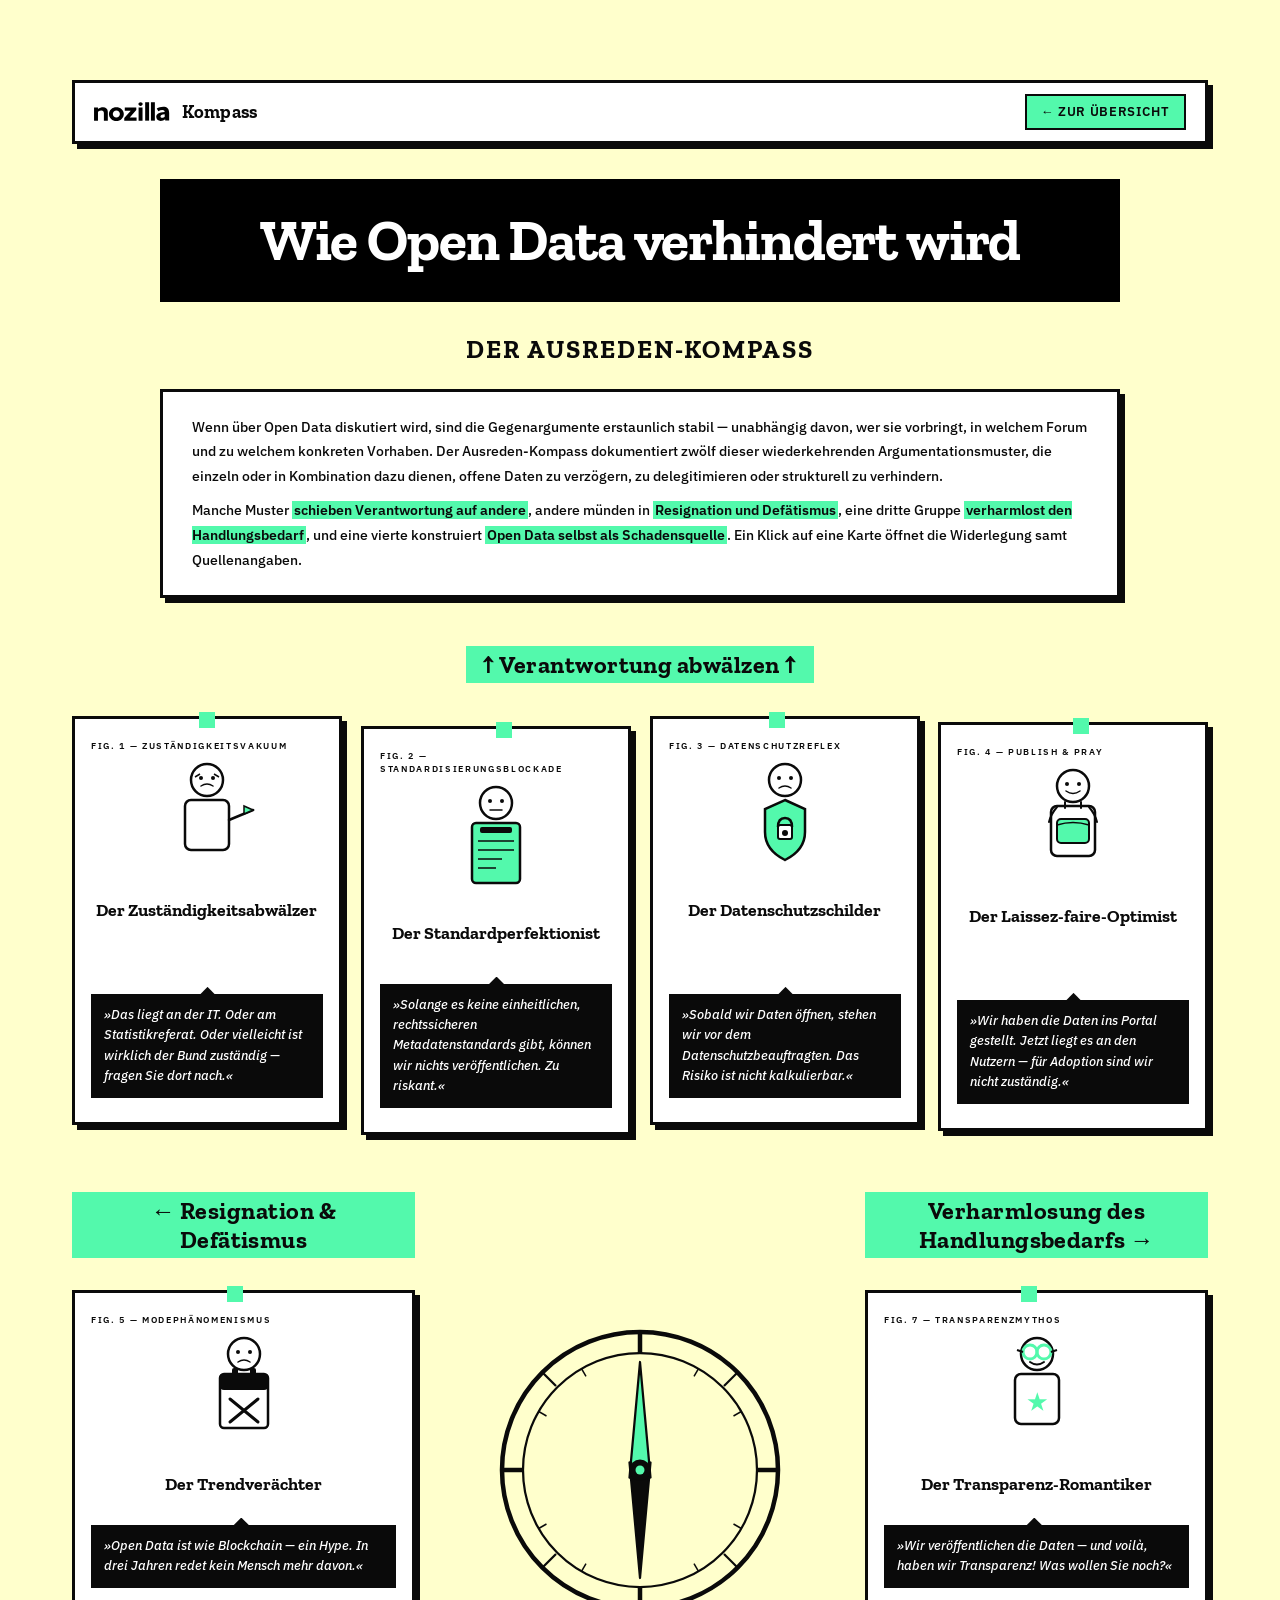
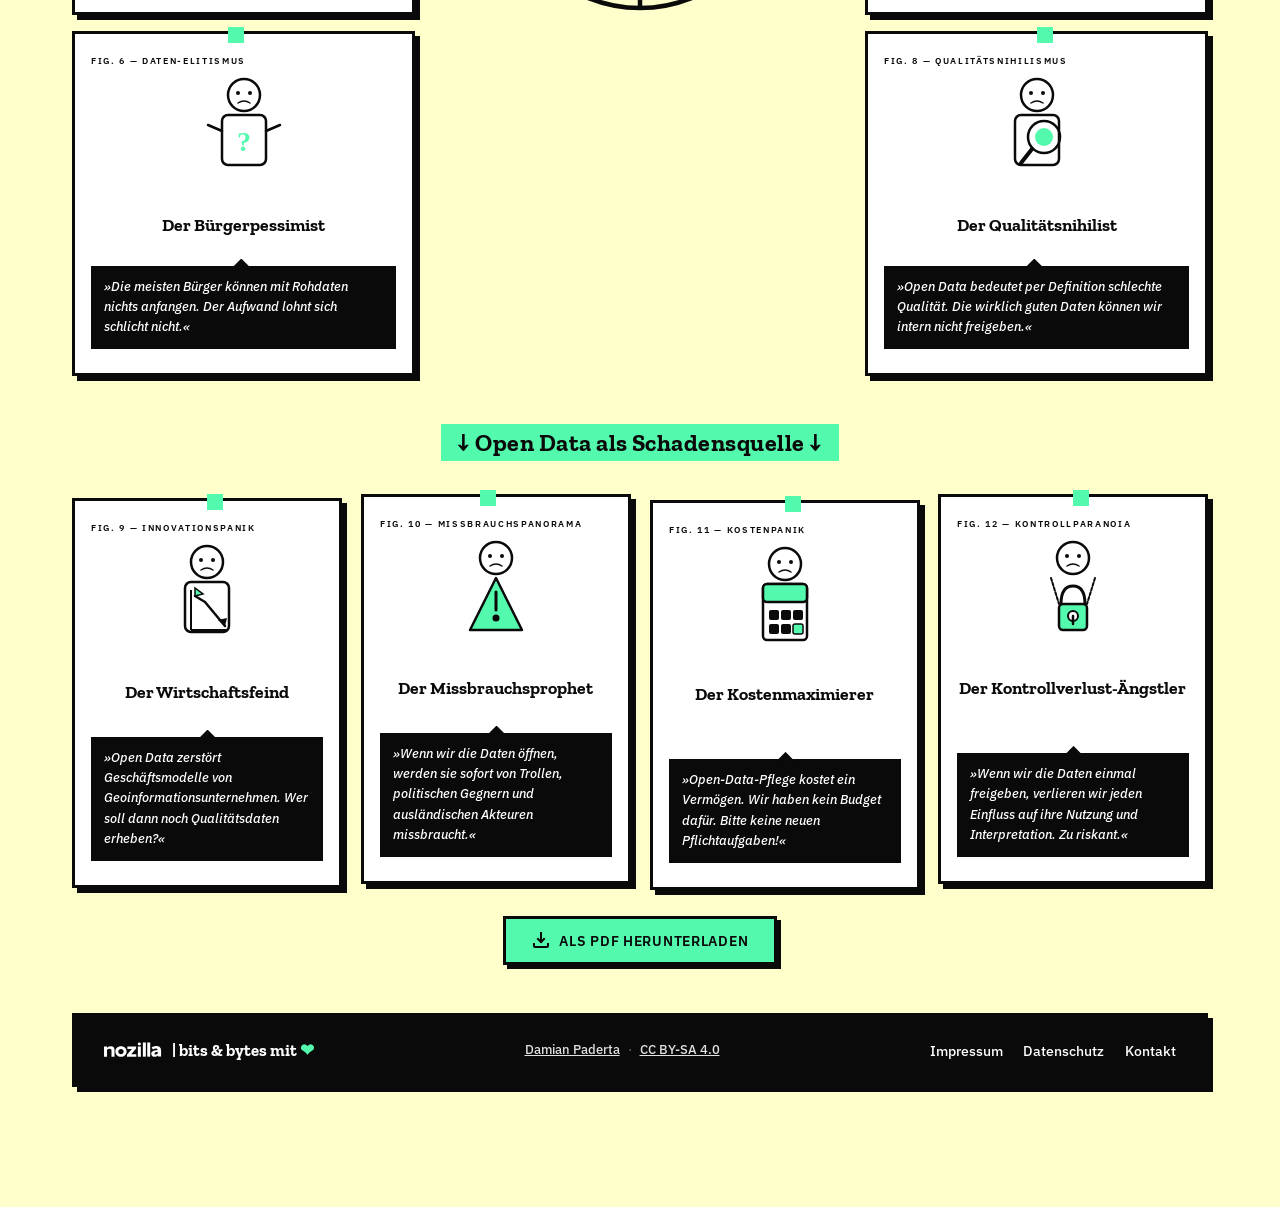
<file: open-data/index.html>
<!DOCTYPE html>
<html lang="de">
<head>
<meta charset="UTF-8">
<meta name="viewport" content="width=device-width, initial-scale=1.0">
<title>Open-Data-Ausreden-Kompass: Wie erkenntnisreiche Debatten um offene Daten gebremst werden</title>
<meta name="description" content="Open-Data-Ausreden-Kompass: Zwölf wiederkehrende Argumentationsmuster, die Fortschritte bei offenen Daten blockieren.">
<meta name="author" content="Damian Paderta">
<meta name="robots" content="index, follow">
<link rel="canonical" href="https://nozilla.de/open-data-ausreden-kompass/">

<link rel="icon" href="favicon.ico" sizes="32x32">
<link rel="icon" type="image/png" sizes="16x16" href="favicon-16x16.png">
<link rel="icon" type="image/png" sizes="32x32" href="favicon-32x32.png">
<link rel="apple-touch-icon" href="apple-touch-icon.png">

<meta property="og:type" content="website">
<meta property="og:site_name" content="nozilla.de">
<meta property="og:url" content="https://nozilla.de/open-data-ausreden-kompass/">
<meta property="og:title" content="Der Open-Data-Ausreden-Kompass — Wie offene Daten verhindert werden">
<meta property="og:description" content="Zwölf stereotype Argumentationsmuster, die Fortschritte bei Open Data blockieren — analog zum Klimaverzögerungsdiskurs.">
<meta property="og:image" content="https://nozilla.de/open-data-ausreden-kompass/og-image.png">
<meta property="og:image:width" content="1200">
<meta property="og:image:height" content="630">
<meta property="og:image:alt" content="Der Open-Data-Ausreden-Kompass — Wie offene Daten verhindert werden">
<meta property="og:locale" content="de_DE">

<meta name="twitter:card" content="summary_large_image">
<meta name="twitter:title" content="Der Open-Data-Ausreden-Kompass — Wie offene Daten verhindert werden">
<meta name="twitter:description" content="Zwölf stereotype Argumentationsmuster, die Fortschritte bei Open Data blockieren.">
<meta name="twitter:image" content="https://nozilla.de/open-data-ausreden-kompass/og-image.png">


<style>
@font-face {
  font-family: 'Zilla Slab';
  font-style: normal;
  font-weight: 700;
  font-display: swap;
  src: url('fonts/zilla-slab-v12-latin-700.woff2') format('woff2');
}
@font-face {
  font-family: 'IBM Plex Sans';
  font-style: normal;
  font-weight: 500;
  font-display: swap;
  src: url('fonts/ibm-plex-sans-v23-latin-500.woff2') format('woff2');
}
@font-face {
  font-family: 'IBM Plex Sans';
  font-style: italic;
  font-weight: 500;
  font-display: swap;
  src: url('fonts/ibm-plex-sans-v23-latin-500italic.woff2') format('woff2');
}
@font-face {
  font-family: 'IBM Plex Sans';
  font-style: normal;
  font-weight: 600;
  font-display: swap;
  src: url('fonts/ibm-plex-sans-v23-latin-600.woff2') format('woff2');
}
@font-face {
  font-family: 'IBM Plex Sans';
  font-style: normal;
  font-weight: 700;
  font-display: swap;
  src: url('fonts/ibm-plex-sans-v23-latin-700.woff2') format('woff2');
}
</style>
<link rel="stylesheet" href="../shared/style.css">
</head>
<body>
<div class="corkboard">

  <nav class="site-nav">
   <a class="nav-brand" href="../" aria-label="Nozilla Kompass — Startseite">
    <img class="nav-logo" src="../logo.svg" alt="nozilla">
    <span class="nav-logo-text">Kompass</span>
   </a>
   <a class="nav-back" href="../">← Zur Übersicht</a>
  </nav>

  <!-- HEADER -->
  <div class="header-paper">
    <div class="header-left-col"></div>
    <div class="header-center">
      <h1><span class="big-red">Wie Open Data verhindert wird</span></h1>
      <h2>DER AUSREDEN-KOMPASS</h2>
    </div>
  </div>

  <!-- INTRO BOX -->
  <div class="intro-box">
    <p>Wenn über Open Data diskutiert wird, sind die Gegenargumente erstaunlich stabil — unabhängig davon, wer sie vorbringt, in welchem Forum und zu welchem konkreten Vorhaben. Der Ausreden-Kompass dokumentiert zwölf dieser wiederkehrenden Argumentationsmuster, die einzeln oder in Kombination dazu dienen, offene Daten zu verzögern, zu delegitimieren oder strukturell zu verhindern.</p>
    <p>Manche Muster <strong>schieben Verantwortung auf andere</strong>, andere münden in <strong>Resignation und Defätismus</strong>, eine dritte Gruppe <strong>verharmlost den Handlungsbedarf</strong>, und eine vierte konstruiert <strong>Open Data selbst als Schadensquelle</strong>. Ein Klick auf eine Karte öffnet die Widerlegung samt Quellenangaben.</p>
  </div>

  <!-- TOP BANNER -->
  <div class="axis-banner" style="margin-bottom:0.8rem;">
    <span class="ab-red">↑ Verantwortung abwälzen ↑</span>
  </div>

  <!-- TOP ROW: 4 cards -->
  <div class="chaos-grid">

    <!-- F1: Zuständigkeitsvakuum -->
    <div class="card card-1" data-card="1">
      <div class="pin pin-red" style="top:-7px; left:50%; transform:translateX(-50%);"></div>
      <span class="fig-label">Fig. 1 — Zuständigkeitsvakuum</span>
      <img src="1.svg" class="char-img" alt="Figur 1">
      <p class="card-title">Der Zuständigkeitsabwälzer</p>
      <div class="bubble">»Das liegt an der IT. Oder am Statistikreferat. Oder vielleicht ist wirklich der Bund zuständig — fragen Sie dort nach.«</div>
    </div>

    <!-- F2: Standardisierungsblockade -->
    <div class="card card-2" data-card="2">
      <div class="pin pin-yellow" style="top:-7px; left:50%;"></div>
      <span class="fig-label">Fig. 2 — Standardisierungsblockade</span>
      <img src="2.svg" class="char-img" alt="Figur 2">
      <p class="card-title">Der Standardperfektionist</p>
      <div class="bubble">»Solange es keine einheitlichen, rechtssicheren Metadatenstandards gibt, können wir nichts veröffentlichen. Zu riskant.«</div>
    </div>

    <!-- F3: Datenschutzreflex -->
    <div class="card card-3" data-card="3">
      <div class="pin pin-blue" style="top:-7px; right:50%;"></div>
      <span class="fig-label">Fig. 3 — Datenschutzreflex</span>
      <img src="3.svg" class="char-img" alt="Figur 3">
      <p class="card-title">Der Datenschutzschilder</p>
      <div class="bubble">»Sobald wir Daten öffnen, stehen wir vor dem Datenschutzbeauftragten. Das Risiko ist nicht kalkulierbar.«</div>
    </div>

    <!-- F4: Publish and Pray -->
    <div class="card card-4" data-card="4">
      <div class="pin pin-green" style="top:-7px; left:50%;"></div>
      <span class="fig-label">Fig. 4 — Publish &amp; Pray</span>
      <img src="4.svg" class="char-img" alt="Figur 4">
      <p class="card-title">Der Laissez-faire-Optimist</p>
      <div class="bubble">»Wir haben die Daten ins Portal gestellt. Jetzt liegt es an den Nutzern — für Adoption sind wir nicht zuständig.«</div>
    </div>

  </div><!-- /.chaos-grid top -->

  <!-- MID ROW -->
  <div class="chaos-grid-mid">

    <!-- LEFT: Resignation & Defätismus -->
    <div>
      <div class="axis-banner" style="margin-bottom:0.7rem;">
        <span class="ab-purple">← Resignation &amp; Defätismus</span>
      </div>

      <!-- F5: Trendverächter -->
      <div class="card card-5" data-card="5" style="margin-bottom:1rem;">
        <div class="pin pin-red" style="top:-7px; left:45%;"></div>
        <span class="fig-label">Fig. 5 — Modephänomenismus</span>
        <img src="5.svg" class="char-img" alt="Figur 5">
        <p class="card-title">Der Trendverächter</p>
        <div class="bubble">»Open Data ist wie Blockchain — ein Hype. In drei Jahren redet kein Mensch mehr davon.«</div>
      </div>

      <!-- F6: Bürgerpessimist -->
      <div class="card card-6" data-card="6">
        <div class="pin pin-yellow" style="top:-7px; right:50%;"></div>
        <span class="fig-label">Fig. 6 — Daten-Elitismus</span>
        <img src="6.svg" class="char-img" alt="Figur 6">
        <p class="card-title">Der Bürgerpessimist</p>
        <div class="bubble">»Die meisten Bürger können mit Rohdaten nichts anfangen. Der Aufwand lohnt sich schlicht nicht.«</div>
      </div>
    </div>

    <!-- CENTER: Hub with compass -->
    <div class="hub-zone">
      <div class="hub-card">
        <svg class="hub-compass-svg" viewBox="0 0 200 200" xmlns="http://www.w3.org/2000/svg">
          <circle cx="100" cy="100" r="92" fill="none" stroke="#0a0a0a" stroke-width="3"/>
          <circle cx="100" cy="100" r="78" fill="none" stroke="#0a0a0a" stroke-width="1.5"/>
          <line x1="100" y1="8" x2="100" y2="22" stroke="#0a0a0a" stroke-width="3"/>
          <line x1="100" y1="178" x2="100" y2="192" stroke="#0a0a0a" stroke-width="3"/>
          <line x1="8" y1="100" x2="22" y2="100" stroke="#0a0a0a" stroke-width="3"/>
          <line x1="178" y1="100" x2="192" y2="100" stroke="#0a0a0a" stroke-width="3"/>
          <line x1="35" y1="35" x2="44" y2="44" stroke="#0a0a0a" stroke-width="1.5"/>
          <line x1="165" y1="35" x2="156" y2="44" stroke="#0a0a0a" stroke-width="1.5"/>
          <line x1="35" y1="165" x2="44" y2="156" stroke="#0a0a0a" stroke-width="1.5"/>
          <line x1="165" y1="165" x2="156" y2="156" stroke="#0a0a0a" stroke-width="1.5"/>
          <g id="compass-needle">
            <polygon points="100,28 107,105 100,96 93,105" fill="#53f9ac" stroke="#0a0a0a" stroke-width="1.5" stroke-linejoin="round"/>
            <polygon points="100,172 107,95 100,104 93,95" fill="#0a0a0a" stroke="#0a0a0a" stroke-width="1.5" stroke-linejoin="round"/>
          </g>
          <circle cx="100" cy="100" r="7" fill="#0a0a0a"/>
          <circle cx="100" cy="100" r="3" fill="#53f9ac"/>
          <line x1="100" y1="22" x2="100" y2="28" stroke="#0a0a0a" stroke-width="1" transform="rotate(30,100,100)"/>
          <line x1="100" y1="22" x2="100" y2="28" stroke="#0a0a0a" stroke-width="1" transform="rotate(60,100,100)"/>
          <line x1="100" y1="22" x2="100" y2="28" stroke="#0a0a0a" stroke-width="1" transform="rotate(120,100,100)"/>
          <line x1="100" y1="22" x2="100" y2="28" stroke="#0a0a0a" stroke-width="1" transform="rotate(150,100,100)"/>
          <line x1="100" y1="22" x2="100" y2="28" stroke="#0a0a0a" stroke-width="1" transform="rotate(210,100,100)"/>
          <line x1="100" y1="22" x2="100" y2="28" stroke="#0a0a0a" stroke-width="1" transform="rotate(240,100,100)"/>
          <line x1="100" y1="22" x2="100" y2="28" stroke="#0a0a0a" stroke-width="1" transform="rotate(300,100,100)"/>
          <line x1="100" y1="22" x2="100" y2="28" stroke="#0a0a0a" stroke-width="1" transform="rotate(330,100,100)"/>
        </svg>
      </div>
    </div>

    <!-- RIGHT: Verharmlosung -->
    <div>
      <div class="axis-banner" style="margin-bottom:0.7rem;">
        <span class="ab-green">Verharmlosung des Handlungsbedarfs →</span>
      </div>

      <!-- F7: Transparenz-Romantiker -->
      <div class="card card-7" data-card="7" style="margin-bottom:1rem;">
        <div class="pin pin-green" style="top:-7px; right:50%;"></div>
        <span class="fig-label">Fig. 7 — Transparenzmythos</span>
        <img src="7.svg" class="char-img" alt="Figur 7">
        <p class="card-title">Der Transparenz-Romantiker</p>
        <div class="bubble">»Wir veröffentlichen die Daten — und voilà, haben wir Transparenz! Was wollen Sie noch?«</div>
      </div>

      <!-- F8: Qualitätsnihilist -->
      <div class="card card-8" data-card="8">
        <div class="pin pin-blue" style="top:-7px; left:50%;"></div>
        <span class="fig-label">Fig. 8 — Qualitätsnihilismus</span>
        <img src="8.svg" class="char-img" alt="Figur 8">
        <p class="card-title">Der Qualitätsnihilist</p>
        <div class="bubble">»Open Data bedeutet per Definition schlechte Qualität. Die wirklich guten Daten können wir intern nicht freigeben.«</div>
      </div>
    </div>

  </div><!-- /.chaos-grid-mid -->

  <!-- BOTTOM BANNER -->
  <div class="axis-banner" style="margin-bottom:0.8rem;">
    <span class="ab-amber">↓ Open Data als Schadensquelle ↓</span>
  </div>

  <!-- BOTTOM ROW: 4 cards -->
  <div class="chaos-grid">

    <!-- F9: Wirtschaftsfeind -->
    <div class="card card-9" data-card="9">
      <div class="pin pin-blue" style="top:-7px; left:50%;"></div>
      <span class="fig-label">Fig. 9 — Innovationspanik</span>
      <img src="9.svg" class="char-img" alt="Figur 9">
      <p class="card-title">Der Wirtschaftsfeind</p>
      <div class="bubble">»Open Data zerstört Geschäftsmodelle von Geoinformationsunternehmen. Wer soll dann noch Qualitätsdaten erheben?«</div>
    </div>

    <!-- F10: Missbrauchsprophet -->
    <div class="card card-10" data-card="10">
      <div class="pin pin-red" style="top:-7px; right:50%;"></div>
      <span class="fig-label">Fig. 10 — Missbrauchspanorama</span>
      <img src="10.svg" class="char-img" alt="Figur 10">
      <p class="card-title">Der Missbrauchsprophet</p>
      <div class="bubble">»Wenn wir die Daten öffnen, werden sie sofort von Trollen, politischen Gegnern und ausländischen Akteuren missbraucht.«</div>
    </div>

    <!-- F11: Kostenmaximierer -->
    <div class="card card-11" data-card="11">
      <div class="pin pin-yellow" style="top:-7px; left:50%;"></div>
      <span class="fig-label">Fig. 11 — Kostenpanik</span>
      <img src="11.svg" class="char-img" alt="Figur 11">
      <p class="card-title">Der Kostenmaximierer</p>
      <div class="bubble">»Open-Data-Pflege kostet ein Vermögen. Wir haben kein Budget dafür. Bitte keine neuen Pflichtaufgaben!«</div>
    </div>

    <!-- F12: Kontrollverlust-Ängstler -->
    <div class="card card-12" data-card="12">
      <div class="pin pin-green" style="top:-7px; left:50%;"></div>
      <span class="fig-label">Fig. 12 — Kontrollparanoia</span>
      <img src="12.svg" class="char-img" alt="Figur 12">
      <p class="card-title">Der Kontrollverlust-Ängstler</p>
      <div class="bubble">»Wenn wir die Daten einmal freigeben, verlieren wir jeden Einfluss auf ihre Nutzung und Interpretation. Zu riskant.«</div>
    </div>

  </div><!-- /.chaos-grid bottom -->

  <div class="download-bar">
    <a class="download-btn" href="https://nozilla.de/open-data-ausreden-kompass/" target="_blank" rel="noopener">
      <svg width="18" height="18" viewBox="0 0 18 18" fill="none" xmlns="http://www.w3.org/2000/svg" aria-hidden="true">
        <path d="M9 2v9M9 11l-3-3M9 11l3-3" stroke="#0a0a0a" stroke-width="2" stroke-linecap="square"/>
        <path d="M2 13v2a1 1 0 001 1h12a1 1 0 001-1v-2" stroke="#0a0a0a" stroke-width="2" stroke-linecap="square"/>
      </svg>
      Als PDF herunterladen
    </a>
  </div>

  <footer class="site-footer">
   <a class="footer-brand" href="https://nozilla.de" target="_blank" rel="noopener">
    <img class="footer-logo" src="../logo.svg" alt="nozilla">
    <span class="footer-tagline">|&nbsp;bits&nbsp;&amp;&nbsp;bytes mit <span class="heart">❤</span></span>
   </a>
   <div class="footer-credit">
    <a href="https://nozilla.de" target="_blank" rel="noopener">Damian Paderta</a>
    <span class="sep">·</span>
    <a href="https://creativecommons.org/licenses/by-sa/4.0/" target="_blank" rel="noopener">CC BY-SA 4.0</a>
   </div>
   <ul class="footer-links">
    <li><a href="https://nozilla.de/impressum" target="_blank" rel="noopener">Impressum</a></li>
    <li><a href="https://nozilla.de/datenschutz" target="_blank" rel="noopener">Datenschutz</a></li>
    <li><a href="https://nozilla.de/kontakt" target="_blank" rel="noopener">Kontakt</a></li>
   </ul>
  </footer>

</div><!-- /.corkboard -->

<!-- ═══ OVERLAY ═══ -->
<div id="overlay" role="dialog" aria-modal="true">
  <div id="overlay-inner">
    <button id="overlay-close" aria-label="Schließen">✕</button>
    <span id="ov-fig"></span>
    <h2 id="ov-title"></h2>
    <div class="ov-row">
      <div id="ov-svg-wrap"></div>
      <div class="ov-meta">
        <div id="ov-bubble"></div>
        <p id="ov-scrawl"></p>
      </div>
    </div>
    <span class="ov-longtext-label">Kritik &amp; Einordnung</span>
    <div id="ov-longtext"></div>
    <div id="ov-lit"></div>
  </div>
</div>

<script>
const CARDS = {
  1: {
    fig: 'FIG. 1 — ZUSTÄNDIGKEITSVAKUUM',
    title: 'Der Zuständigkeitsabwälzer',
    bubble: '»Das liegt an der IT-Abteilung. Oder am Statistikreferat. Oder vielleicht ist wirklich der Bund zuständig — fragen Sie dort nach.«',
    scrawl: 'Diffuse Zuständigkeit ist kein Naturgesetz — sie ist das Ergebnis von <span class="hi">fehlendem Governance-Design</span>.',
    long: `<p>Das Argument der diffusen Zuständigkeit ist eines der effektivsten Blockademuster im Open-Data-Diskurs, weil es inhaltlich kaum angreifbar ist: Wenn niemand zuständig ist, kann niemand verantwortlich gemacht werden. Die Verschiebung zwischen IT-Abteilungen, Fachreferaten, kommunalen Rechenzentren und Bundesbehörden ist oft nicht das Ergebnis tatsächlicher Unklarheit, sondern das Resultat fehlender Entscheidungen über Daten-Governance.</p><p>Dabei sind Zuständigkeitsfragen lösbar. Open-Data-Beauftragte, Datenleitstellen und Governance-Rahmenwerke — wie das Berliner Open-Data-Gesetz oder das bundesweite OGD-Prinzip im EGovG — zeigen, wie institutionelle Verantwortung bewusst geschaffen werden kann. Wo politischer Wille besteht, wird Zuständigkeit hergestellt. Wo er fehlt, wird sie als fehlend beschrieben.</p>`,
    color: '#53f9ac'
  },
  2: {
    fig: 'FIG. 2 — STANDARDISIERUNGSBLOCKADE',
    title: 'Der Standardperfektionist',
    bubble: '»Solange es keine einheitlichen, rechtssicheren Metadatenstandards gibt, können wir gar nichts veröffentlichen. Zu riskant.«',
    scrawl: 'DCAT-AP.de, INSPIRE, Schema.org — Standards existieren. <span class="hi">Perfektion als Ausrede</span> ist eine Form strategischer Passivität.',
    long: `<p>Das Argument, man könne erst nach Etablierung perfekter, einheitlicher Standards veröffentlichen, hat eine strukturelle Logik, die es theoretisch unendlich weiterführbar macht: Da Standards immer noch verbessert werden können, kann das Argument prinzipiell nie entkräftet werden. In der Praxis ist dies selten eine technische Beschreibung — häufiger eine politische Positionierung.</p><p>Tatsächlich existieren robuste Interoperabilitätsstandards: DCAT-AP.de für Deutschland, DCAT 2.0 als W3C-Standard für Europa, INSPIRE für Geodaten, OpenAPI für Schnittstellen. Kommunen und Bundesbehörden publizieren täglich mit diesen Standards erfolgreich. Der Verweis auf fehlende oder unzureichende Standards maskiert meist den Unwillen, überhaupt zu beginnen.</p>`,
    color: '#53f9ac'
  },
  3: {
    fig: 'FIG. 3 — DATENSCHUTZREFLEX',
    title: 'Der Datenschutzschilder',
    bubble: '»Sobald wir anfangen, Daten zu öffnen, stehen wir vor dem Datenschutzbeauftragten. Das Risiko ist nicht kalkulierbar.«',
    scrawl: 'Datenschutz und Offenheit sind kein Gegensatz. Die DSGVO enthält <span class="hi">explizite Öffnungsklauseln</span> für nicht-personenbezogene Daten.',
    long: `<p>Datenschutzargumente gegen Open Data sind rhetorisch besonders wirksam, weil sie moralische Autorität besitzen: Wer argumentiert schon gegen den Schutz persönlicher Daten? Gleichzeitig werden diese Argumente regelmäßig auf Datensätze angewandt, die gar keine personenbezogenen Daten enthalten — Haushaltsdaten, Infrastrukturinformationen, aggregierte Statistiken, Flächennutzungspläne.</p><p>Die DSGVO enthält in Art. 86 explizite Öffnungsklauseln für amtliche Dokumente. Das Informationsweiterverwendungsgesetz (IWG) und die EU-Open-Data-Richtlinie 2019/1024 schaffen positive Verpflichtungen zur Öffnung für den öffentlichen Sektor. Datenschutz ist ein legitimes Argument für tatsächlich personenbezogene Daten — für die große Mehrheit verwaltungsrelevanter Datensätze ist es schlicht nicht anwendbar.</p>`,
    color: '#53f9ac'
  },
  4: {
    fig: 'FIG. 4 — PUBLISH AND PRAY',
    title: 'Der Laissez-faire-Optimist',
    bubble: '»Wir haben die Daten ins Portal gestellt. Was andere damit machen, liegt an ihnen — für die Adoption sind wir nicht zuständig.«',
    scrawl: 'Open-Data-Portale ohne Outreach und Feedback-Loops sind digitale <span class="hi">Geisterstädte</span>.',
    long: `<p>Das "Publish and Pray"-Muster reflektiert ein technizistisches Verständnis von Open Data: Man stellt die Daten bereit, und dann passiert — Nutzung. Dieses Verständnis ignoriert, dass Open Data ein soziotechnisches Ökosystem ist, das Beziehungen, Vertrauen und Rückkopplungsschleifen erfordert. Open-Data-Portale ohne Dokumentation, Community-Building und Feedback-Mechanismen haben empirisch messbar niedrigere Nutzungsraten.</p><p>Erfolgreiche Open-Data-Initiativen — von GovData über das Berliner Datenportal bis zum Open-Data-Portal der Stadt Köln — investieren gezielt in Kommunikation, Ansprechpartner, APIs und Nutzer-Workshops. Sie verstehen Datenpublikation nicht als Einwegprozess, sondern als Beginn einer Beziehung. Publikation ohne Pflege ist kein Open Data — es ist digitale Ablage.</p>`,
    color: '#53f9ac'
  },
  5: {
    fig: 'FIG. 5 — MODEPHÄNOMENISMUS',
    title: 'Der Trendverächter',
    bubble: '»Open Data ist wie Blockchain — ein Hype. In drei Jahren redet kein Mensch mehr davon. Das hatten wir schon mit E-Government.«',
    scrawl: 'Open Data ist in EU-Recht (Richtlinie 2019/1024) und nationalen OGD-Strategien <span class="hi">institutionell verankert</span> — kein Hype.',
    long: `<p>Der Verweis auf Hype-Zyklen ist ein rhetorischer Mechanismus, der Handlungsnotwendigkeit delegitimiert, indem er Phänomene als kurzfristig und substanzlos darstellt. Im Falle von Open Data ist die empirische Prämisse falsch: Die Open-Data-Bewegung hat seit 2009 (Obama's Open Government Directive, UK National Data Strategy) kontinuierlich an institutioneller Tiefe gewonnen.</p><p>Open Data ist durch die EU-Richtlinie 2019/1024 verbindliches Recht für alle Mitgliedstaaten. Es ist im deutschen EGovG, in der OGD-Strategie des Bundesinnenministeriums und im Registermodernisierungsgesetz verankert. Internationale Verpflichtungen (G8 Open Data Charter, Open Government Partnership mit 78 Mitgliedsstaaten) unterstreichen die strategische Dauerhaftigkeit. Der Hype ist längst zur Governance-Infrastruktur geworden.</p>`,
    color: '#53f9ac'
  },
  6: {
    fig: 'FIG. 6 — DATEN-ELITISMUS',
    title: 'Der Bürgerpessimist',
    bubble: '»Die meisten Bürger können mit Rohdaten nichts anfangen. Wir brauchen erst Datenkompetenz in der Breite, bevor Open Data sinnvoll ist.«',
    scrawl: 'Es braucht keine universelle Datenkompetenz — eine <span class="hi">kleine Gruppe datenkundiger Intermediäre</span> schöpft Wert für viele.',
    long: `<p>Das Argument des universellen Datenkompetenz-Erfordernisses verbindet elitäre Prämissen mit paternalistischer Fürsorge. Es unterschätzt systematisch die Datenkompetenz in der Gesellschaft und übersieht strukturell den Intermediäreffekt: Es braucht keine mehrheitliche Datenkompetenz für gesellschaftlichen Nutzen aus offenen Daten.</p><p>Eine kleine Gruppe datenkundiger Akteure — Datenjournalist:innen wie beim Spiegel oder der Süddeutschen Zeitung, zivilgesellschaftliche Organisationen wie CorrelAid oder Code for Germany, Start-ups wie Citymapper oder OpenStreetMap-Beitragende — kann aus offenen Daten Erkenntnisse und Produkte entwickeln, die breiten gesellschaftlichen Nutzen stiften. Zudem wächst Datenkompetenz durch Nutzung, nicht als Voraussetzung für sie.</p>`,
    color: '#53f9ac'
  },
  7: {
    fig: 'FIG. 7 — TRANSPARENZMYTHOS',
    title: 'Der Transparenz-Romantiker',
    bubble: '»Wir veröffentlichen die Daten — und haben damit Transparenz! Was wollen Sie denn noch? Die Daten sind doch offen.«',
    scrawl: 'Offene Daten ohne Kontext und Zivilgesellschaft sind <span class="hi">Datenhaufen ohne Rechenschaft</span>.',
    long: `<p>Die Gleichsetzung von Datenpublikation und Transparenz ist ein verbreitetes, aber analytisch verfehltes Konzept. Transparenz ist ein soziales Phänomen — sie entsteht nicht durch die bloße Verfügbarkeit von Daten, sondern durch interpretierenden Zugang, verständliche Aufbereitung und gesellschaftliche Resonanz. Yu und Robinson (2012) haben diese "neue Ambiguität des offenen Regierens" präzise beschrieben.</p><p>Rohdaten ohne Kontext können sogar kontraproduktiv sein: Sie ermöglichen selektive Interpretation, schaffen Informationsasymmetrien zwischen datenkundigen und datenunerfahrenen Akteuren, und können zu falschen Schlüssen führen. Echte Transparenz erfordert Dokumentation, Metadaten, Kontextualisierung, Erklärungen — und eine Zivilgesellschaft, die Daten sinnvoll nutzen kann und will.</p>`,
    color: '#53f9ac'
  },
  8: {
    fig: 'FIG. 8 — QUALITÄTSNIHILISMUS',
    title: 'Der Qualitätsnihilist',
    bubble: '»Open Data bedeutet per Definition schlechte Qualität. Die wirklich guten, validen Daten können wir intern nicht freigeben.«',
    scrawl: 'Qualitätsängste maskieren oft <span class="hi">Kontrollinteressen</span> — Offenheit verbessert nachweislich die Datenqualität.',
    long: `<p>Das Qualitätsargument hat eine strukturelle Eleganz: Da immer Qualitätsmängel gefunden werden können, ist das Argument theoretisch unerschöpflich. Gleichzeitig ignoriert es, dass Datenschließung genau die Qualitätsverbesserung verhindert, die Offenheit ermöglichen würde: Externe Nutzer:innen identifizieren Fehler, die intern unsichtbar bleiben.</p><p>Empirisch zeigen Open-Data-Initiativen regelmäßig, dass Offenheit die Datenqualität verbessert: Fehlerberichte aus der Community führen zu Korrekturen; externe Validierung deckt systematische Erhebungsprobleme auf; Wettbewerb zwischen Datenproduzenten erhöht Qualitätsstandards. Die FAIR-Prinzipien (Findable, Accessible, Interoperable, Reusable) bieten einen Rahmen, der Qualitätssicherung und Offenheit nicht als Gegensätze, sondern als komplementäre Ziele versteht.</p>`,
    color: '#53f9ac'
  },
  9: {
    fig: 'FIG. 9 — INNOVATIONSPANIK',
    title: 'Der Wirtschaftsfeind',
    bubble: '»Open Data zerstört die Geschäftsmodelle von Geoinformationsunternehmen. Wer soll dann noch Qualitätsdaten erheben?«',
    scrawl: 'Empirisch ist Open Data ein <span class="hi">Wertschöpfungsmultiplikator</span> — McKinsey, Deloitte und EU-Kommission konsistent positiv.',
    long: `<p>Das Argument, Open Data schädige Wirtschaftsinteressen, hat eine gewisse empirische Plausibilität für Unternehmen, die bisher von der Exklusivität staatlich erhobener Daten profitiert haben. Die gesamtwirtschaftliche Perspektive ist jedoch klar und robust belegt: Open Data generiert Wertschöpfung, zerstört sie nicht.</p><p>McKinsey Global Institute (2013) schätzte den globalen ökonomischen Mehrwert offener Daten auf 3–5 Billionen Dollar jährlich. Die Europäische Kommission beziffert den EU-weiten Wert auf 184 Mrd. Euro jährlich mit wachsender Tendenz. Das Beispiel des UK Ordnance Survey, das nach Öffnung seiner Geodaten mehr Einnahmen durch Mehrwertdienste erzielte, zeigt: Offene Daten schaffen neue Märkte und Geschäftsmodelle — sie zerstören veraltete Rentenpositionen, keine Innovation.</p>`,
    color: '#53f9ac'
  },
  10: {
    fig: 'FIG. 10 — MISSBRAUCHSPANORAMA',
    title: 'Der Missbrauchsprophet',
    bubble: '»Wenn wir die Daten öffnen, werden sie sofort von Trollen, politischen Gegnern und ausländischen Akteuren missbraucht.«',
    scrawl: 'Schließung ist kein <span class="hi">wirksamer Schutz</span> — Offenheit schafft externe Kontrolle, die Missbrauch aufdeckt.',
    long: `<p>Missbrauchsszenarien sind rhetorisch wirkungsvoll, weil sie reale Risiken ansprechen und weil sie kaum falsifizierbar sind: Man kann immer einen plausiblen Missbrauchsfall konstruieren. Gleichzeitig werden analoge Risiken bei geschlossenen Daten regelmäßig ignoriert: Datenlecks, Behördenkorruption, unkontrollierter kommerzieller Handel mit Verwaltungsdaten.</p><p>Die Open Knowledge Foundation hat in der Open Definition präzise formuliert, dass Offenheit keine Schutzlosigkeit bedeutet: Lizenzen regeln Nutzungsbedingungen, Nutzungsbedingungen sind durchsetzbar, und die breite Öffentlichkeit als Kontrollinstanz ist oft effektiver als institutionelle Gatekeeper. Wenn alle Zugang haben, können auch Fehler, Manipulationen und Missbrauch schneller identifiziert und korrigiert werden. Transparenz ist häufig der bessere Schutz.</p>`,
    color: '#53f9ac'
  },
  11: {
    fig: 'FIG. 11 — KOSTENPANIK',
    title: 'Der Kostenmaximierer',
    bubble: '»Open-Data-Aufbereitung kostet ein Vermögen. Wir haben kein Budget dafür. Keine neuen Pflichtaufgaben ohne Gegenfinanzierung!«',
    scrawl: 'Open-Data-Kosten werden <span class="hi">systematisch überschätzt</span> — Einsparpotenziale durch weniger Anfragen werden ignoriert.',
    long: `<p>Kostenargumente appellieren an reale Haushaltszwänge und sind daher politisch schwer zu entkräften. Gleichzeitig werden die tatsächlichen Kosten von Open Data regelmäßig überschätzt und die Einsparpotenziale strukturell ignoriert: Weniger IFG-Anfragen, weniger Doppelerhebungen, bessere Datenqualität für interne Nutzung, reduzierter Pflegeaufwand durch externe Validierung.</p><p>Houghton (2011) hat für Australien gezeigt, dass die sozialen Renditen offener Forschungsdaten die Kosten um ein Vielfaches übersteigen. EU-Förderprogramme (Connecting Europe Facility, Horizon Europe, Strukturfonds) kofinanzieren Open-Data-Infrastruktur. Und: Die tatsächlichen Kosten pro veröffentlichtem Datensatz liegen in vielen Fallstudien weit unter den ursprünglichen Schätzungen — insbesondere wenn Datenpflege von Anfang an in den Erhebungsprozess integriert wird.</p>`,
    color: '#53f9ac'
  },
  12: {
    fig: 'FIG. 12 — KONTROLLPARANOIA',
    title: 'Der Kontrollverlust-Ängstler',
    bubble: '»Wenn wir die Daten einmal freigegeben haben, verlieren wir jeden Einfluss auf ihre Nutzung, Interpretation und Darstellung.«',
    scrawl: 'Lizenzen, Embargofristen und abgestufte Zugangsmodelle ermöglichen <span class="hi">kontrollierte Offenheit</span> ohne Autonomieverlust.',
    long: `<p>Kontrollverlust-Ängste sind verständlich: Wer jahrzehntelang Daten kontrolliert hat, fürchtet die Konsequenzen, wenn andere mit ihnen arbeiten — und möglicherweise zu anderen, kritischeren Schlüssen kommen als die datenhaltende Institution. Diese Angst ist selten explizit formuliert, aber häufig strukturell wirksam.</p><p>Das Open-Data-Ökosystem bietet differenzierte Kontrollinstrumente: Creative-Commons-Lizenzen (CC BY, CC BY-SA, CC BY-NC) regeln Nachnutzungsbedingungen präzise und sind rechtlich durchsetzbar. Embargofristen schützen eigene Forschungs- und Wettbewerbsinteressen. Differenzierte Zugangsstufen (vollständig offen, registriert, antragsbasiert) ermöglichen abgestufte Öffnung. Persistente Identifier (DOI) sichern die Urheberschaft dauerhaft — und FAIR statt nur OPEN ist kein Rückschritt, sondern differenzierte Praxis.</p>`,
    color: '#53f9ac'
  }
};

const LITS = {
  1: `<div class="ov-lit"><span class="ov-lit-label">Weiterführende Literatur</span><ul>
    <li><span class="ov-lit-author">Davies, T. (2010)</span> · <a href="https://web.archive.org/web/2018/https://www.opendataresearch.org/content/2014/237/open-data-democracy-and-public-sector-reform" target="_blank" rel="noopener">Open Data, Democracy and Public Sector Reform</a> <span class="ov-lit-journal">— Open Data Research Network</span></li>
    <li><span class="ov-lit-author">Ruijer, E. et al. (2020)</span> · <a href="https://doi.org/10.1080/14719037.2019.1668463" target="_blank" rel="noopener">Diving into the Deep End: Open Data Implementation from a Complexity Perspective</a> <span class="ov-lit-journal">— Public Management Review</span></li>
    <li><span class="ov-lit-author">Janssen, M. (2011)</span> · <a href="https://doi.org/10.1145/2072069.2072084" target="_blank" rel="noopener">Challenges for Adopting and Implementing Open Government</a> <span class="ov-lit-journal">— ACM dg.o</span></li>
  </ul></div>`,
  2: `<div class="ov-lit"><span class="ov-lit-label">Weiterführende Literatur</span><ul>
    <li><span class="ov-lit-author">Wilkinson, M.D. et al. (2016)</span> · <a href="https://doi.org/10.1038/sdata.2016.18" target="_blank" rel="noopener">The FAIR Guiding Principles for Scientific Data Management and Stewardship</a> <span class="ov-lit-journal">— Scientific Data</span></li>
    <li><span class="ov-lit-author">W3C (2017)</span> · <a href="https://www.w3.org/TR/dwbp/" target="_blank" rel="noopener">Data on the Web Best Practices</a> <span class="ov-lit-journal">— W3C Recommendation</span></li>
    <li><span class="ov-lit-author">Maali, F. & Erickson, J. (2014)</span> · <a href="https://www.w3.org/TR/vocab-dcat/" target="_blank" rel="noopener">Data Catalog Vocabulary (DCAT)</a> <span class="ov-lit-journal">— W3C Recommendation</span></li>
  </ul></div>`,
  3: `<div class="ov-lit"><span class="ov-lit-label">Weiterführende Literatur</span><ul>
    <li><span class="ov-lit-author">EU (2019)</span> · <a href="https://eur-lex.europa.eu/legal-content/DE/TXT/?uri=CELEX:32019L1024" target="_blank" rel="noopener">Richtlinie 2019/1024 über offene Daten (Open-Data-Richtlinie)</a> <span class="ov-lit-journal">— Amtsblatt der EU</span></li>
    <li><span class="ov-lit-author">Purtova, N. (2018)</span> · <a href="https://doi.org/10.1080/17579961.2018.1452176" target="_blank" rel="noopener">The Law of Everything: Broad Concept of Personal Data</a> <span class="ov-lit-journal">— Law, Innovation and Technology</span></li>
    <li><span class="ov-lit-author">Ohm, P. (2010)</span> · <a href="https://lawreview.colorado.edu/wp-content/uploads/2013/11/8.-Ohm_OCLR.pdf" target="_blank" rel="noopener">Broken Promises of Privacy</a> <span class="ov-lit-journal">— UCLA Law Review</span></li>
  </ul></div>`,
  4: `<div class="ov-lit"><span class="ov-lit-label">Weiterführende Literatur</span><ul>
    <li><span class="ov-lit-author">Robinson, D.G. et al. (2009)</span> · <a href="https://yjolt.org/government-data-and-invisible-hand" target="_blank" rel="noopener">Government Data and the Invisible Hand</a> <span class="ov-lit-journal">— Yale Journal of Law & Technology</span></li>
    <li><span class="ov-lit-author">Ubaldi, B. (2013)</span> · <a href="https://doi.org/10.1787/5k46bj4f03s7-en" target="_blank" rel="noopener">Open Government Data: Towards Empirical Analysis</a> <span class="ov-lit-journal">— OECD Working Papers</span></li>
    <li><span class="ov-lit-author">Khayyat, M. & Bannister, F. (2015)</span> · <a href="https://doi.org/10.3233/IP-150357" target="_blank" rel="noopener">Open Data Licensing: More than meets the Eye</a> <span class="ov-lit-journal">— Information Polity</span></li>
  </ul></div>`,
  5: `<div class="ov-lit"><span class="ov-lit-label">Weiterführende Literatur</span><ul>
    <li><span class="ov-lit-author">Attard, J. et al. (2015)</span> · <a href="https://doi.org/10.1016/j.giq.2015.07.006" target="_blank" rel="noopener">A Systematic Review of Open Government Data Initiatives</a> <span class="ov-lit-journal">— Government Information Quarterly</span></li>
    <li><span class="ov-lit-author">Open Data Barometer (2017)</span> · <a href="https://opendatabarometer.org/" target="_blank" rel="noopener">Global Open Data Barometer</a> <span class="ov-lit-journal">— World Wide Web Foundation</span></li>
    <li><span class="ov-lit-author">EU Open Data Richtlinie (2019)</span> · <a href="https://eur-lex.europa.eu/legal-content/DE/TXT/?uri=CELEX:32019L1024" target="_blank" rel="noopener">Richtlinie 2019/1024, erweiterte PSI-Richtlinie</a> <span class="ov-lit-journal">— Amtsblatt der EU</span></li>
  </ul></div>`,
  6: `<div class="ov-lit"><span class="ov-lit-label">Weiterführende Literatur</span><ul>
    <li><span class="ov-lit-author">Gurstein, M. (2011)</span> · <a href="https://firstmonday.org/article/view/3316/2764" target="_blank" rel="noopener">Open Data: Empowering the Empowered or Effective Data Use for Everyone?</a> <span class="ov-lit-journal">— First Monday</span></li>
    <li><span class="ov-lit-author">Gray, J. (2018)</span> · <a href="https://journal.krisis.eu/article/view/7142" target="_blank" rel="noopener">Three Aspects of Data Worlds</a> <span class="ov-lit-journal">— Krisis</span></li>
    <li><span class="ov-lit-author">CorrelAid e.V.</span> · <a href="https://correlaid.org/" target="_blank" rel="noopener">Datenanalyse für die Zivilgesellschaft</a> <span class="ov-lit-journal">— Praxisbeispiel Intermediäreffekt</span></li>
  </ul></div>`,
  7: `<div class="ov-lit"><span class="ov-lit-label">Weiterführende Literatur</span><ul>
    <li><span class="ov-lit-author">Yu, H. & Robinson, D.G. (2012)</span> · <a href="https://uclalawreview.org/the-new-ambiguity-of-open-government/" target="_blank" rel="noopener">The New Ambiguity of Open Government</a> <span class="ov-lit-journal">— UCLA Law Review Discourse</span></li>
    <li><span class="ov-lit-author">Heald, D. (2006)</span> · Varieties of Transparency <span class="ov-lit-journal">— In: Hood & Heald (Hg.), Transparency: The Key to Better Governance? Oxford University Press</span></li>
    <li><span class="ov-lit-author">Grimmelikhuijsen, S. & Welch, E. (2012)</span> · <a href="https://doi.org/10.1093/jopart/mus058" target="_blank" rel="noopener">Developing and Testing a Theoretical Framework for Computer-Mediated Transparency</a> <span class="ov-lit-journal">— Journal of Public Administration Research and Theory</span></li>
  </ul></div>`,
  8: `<div class="ov-lit"><span class="ov-lit-label">Weiterführende Literatur</span><ul>
    <li><span class="ov-lit-author">Wilkinson, M.D. et al. (2016)</span> · <a href="https://doi.org/10.1038/sdata.2016.18" target="_blank" rel="noopener">The FAIR Guiding Principles for Scientific Data Management</a> <span class="ov-lit-journal">— Scientific Data</span></li>
    <li><span class="ov-lit-author">Vetrò, A. et al. (2016)</span> · <a href="https://doi.org/10.1016/j.giq.2016.02.001" target="_blank" rel="noopener">Open Data Quality Measurement Framework</a> <span class="ov-lit-journal">— Government Information Quarterly</span></li>
    <li><span class="ov-lit-author">Neumaier, S. et al. (2016)</span> · <a href="https://doi.org/10.1145/2882903.2899385" target="_blank" rel="noopener">Automated Quality Assessment of Metadata across Open Data Portals</a> <span class="ov-lit-journal">— ACM SIGMOD</span></li>
  </ul></div>`,
  9: `<div class="ov-lit"><span class="ov-lit-label">Weiterführende Literatur</span><ul>
    <li><span class="ov-lit-author">Manyika, J. et al. (2013)</span> · <a href="https://www.mckinsey.com/capabilities/tech-and-ai/our-insights/open-data-unlocking-innovation-and-performance-with-liquid-information" target="_blank" rel="noopener">Open Data: Unlocking Innovation and Performance</a> <span class="ov-lit-journal">— McKinsey Global Institute</span></li>
    <li><span class="ov-lit-author">Carrara, W. et al. (2015)</span> · <a href="https://data.europa.eu/en/highlights/creating-value-through-open-data" target="_blank" rel="noopener">Creating Value through Open Data</a> <span class="ov-lit-journal">— European Data Portal</span></li>
    <li><span class="ov-lit-author">Deloitte Analytics (2012)</span> · Open Data: Driving Growth, Ingenuity and Innovation <span class="ov-lit-journal">— Deloitte UK Report</span></li>
  </ul></div>`,
  10: `<div class="ov-lit"><span class="ov-lit-label">Weiterführende Literatur</span><ul>
    <li><span class="ov-lit-author">Janssen, M. et al. (2012)</span> · <a href="https://doi.org/10.1016/j.im.2012.05.004" target="_blank" rel="noopener">Benefits, Adoption Barriers and Myths of Open Data and Open Government</a> <span class="ov-lit-journal">— Information Systems Management</span></li>
    <li><span class="ov-lit-author">boyd, D. & Crawford, K. (2012)</span> · <a href="https://doi.org/10.1080/1369118X.2012.678878" target="_blank" rel="noopener">Critical Questions for Big Data</a> <span class="ov-lit-journal">— Information, Communication & Society</span></li>
    <li><span class="ov-lit-author">Open Knowledge Foundation (2015)</span> · <a href="https://opendefinition.org/" target="_blank" rel="noopener">The Open Definition 2.1</a> <span class="ov-lit-journal">— opendefinition.org</span></li>
  </ul></div>`,
  11: `<div class="ov-lit"><span class="ov-lit-label">Weiterführende Literatur</span><ul>
    <li><span class="ov-lit-author">Houghton, J. (2011)</span> · <a href="https://doi.org/10.4225/49/5915052f3e4de" target="_blank" rel="noopener">Costs and Benefits of Data Provision</a> <span class="ov-lit-journal">— Australian National Data Service</span></li>
    <li><span class="ov-lit-author">Sieber, R.E. & Johnson, P.A. (2015)</span> · <a href="https://doi.org/10.1016/j.giq.2015.01.002" target="_blank" rel="noopener">Civic Open Data at a Crossroads</a> <span class="ov-lit-journal">— Government Information Quarterly</span></li>
    <li><span class="ov-lit-author">EU-Kommission (2020)</span> · <a href="https://digital-strategy.ec.europa.eu/en/policies/open-data" target="_blank" rel="noopener">European Data Strategy</a> <span class="ov-lit-journal">— Europäische Kommission</span></li>
  </ul></div>`,
  12: `<div class="ov-lit"><span class="ov-lit-label">Weiterführende Literatur</span><ul>
    <li><span class="ov-lit-author">Creative Commons (2023)</span> · <a href="https://creativecommons.org/licenses/" target="_blank" rel="noopener">About the Licenses</a> <span class="ov-lit-journal">— creativecommons.org</span></li>
    <li><span class="ov-lit-author">Wilkinson, M.D. et al. (2016)</span> · <a href="https://doi.org/10.1038/sdata.2016.18" target="_blank" rel="noopener">The FAIR Guiding Principles</a> <span class="ov-lit-journal">— Scientific Data</span></li>
    <li><span class="ov-lit-author">Klimpel, P. & Weitzmann, J.H. (2015)</span> · <a href="https://doi.org/10.25365/phaidra.104" target="_blank" rel="noopener">Forschen in der digitalen Welt</a> <span class="ov-lit-journal">— Hamburger Note / iRights.Lab</span></li>
  </ul></div>`
};

</script>
<script src="../shared/kompass.js"></script>

</body>
</html>
</file>
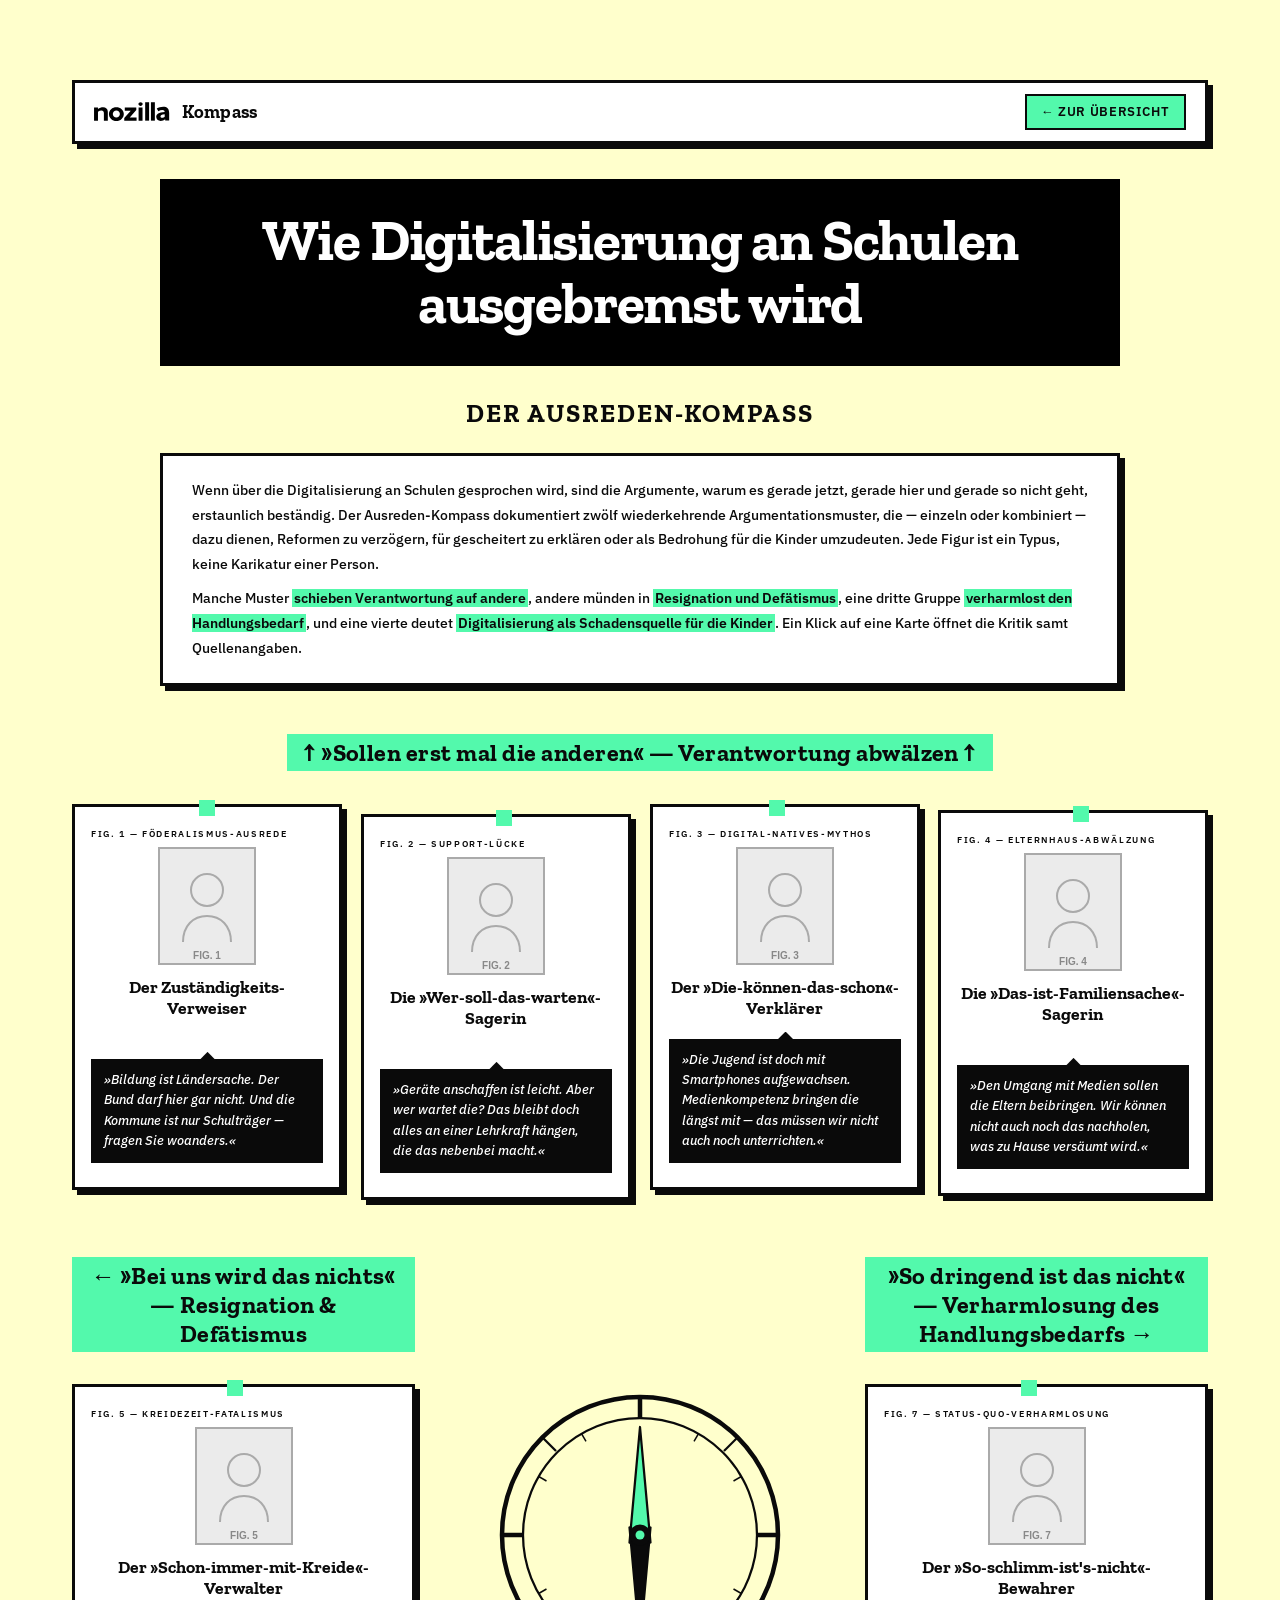
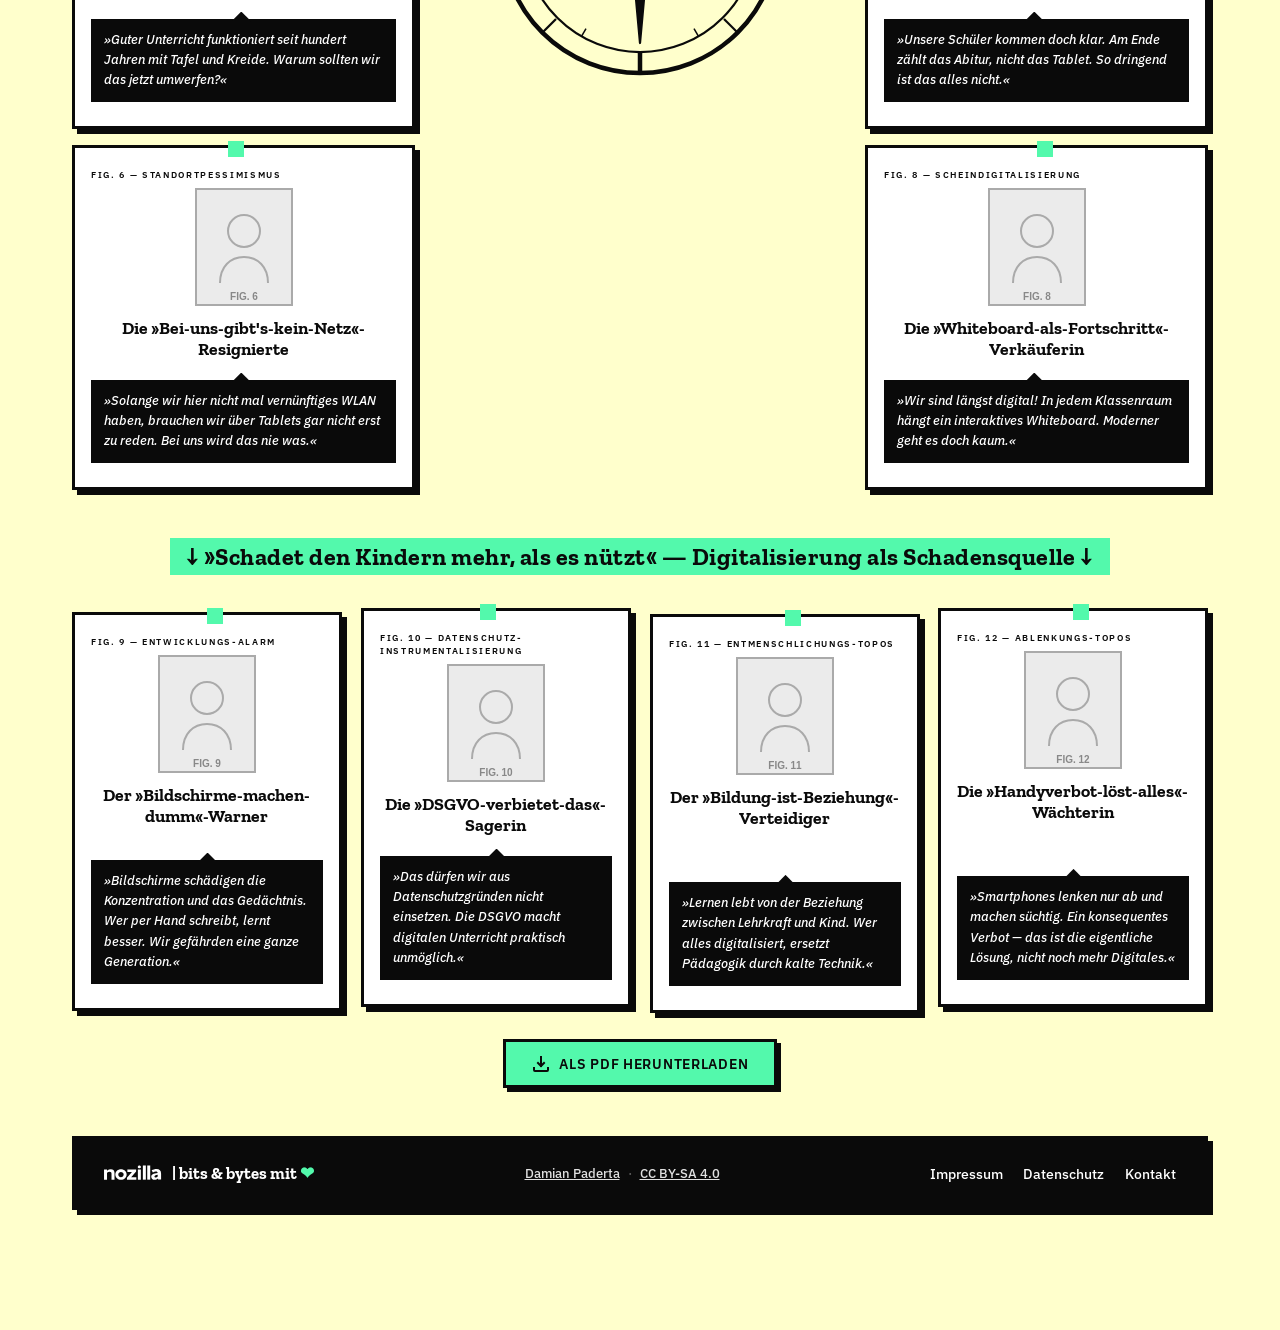
<file: schule/index.html>
<!DOCTYPE html>
<html lang="de">
<head>
<meta charset="UTF-8">
<meta name="viewport" content="width=device-width, initial-scale=1.0">
<title>Der Ausreden-Kompass — Digitalisierung an Schulen</title>
<meta name="description" content="Zwölf wiederkehrende Argumentationsmuster, mit denen die Digitalisierung an Schulen ausgebremst wird — dokumentiert, typisiert und mit Quellen versehen.">
<meta name="author" content="Damian Paderta">
<meta name="robots" content="index, follow">
<link rel="canonical" href="https://nozilla.de/schule-ausreden-kompass/">

<meta property="og:type" content="website">
<meta property="og:site_name" content="nozilla.de">
<meta property="og:url" content="https://nozilla.de/schule-ausreden-kompass/">
<meta property="og:title" content="Der Ausreden-Kompass — Digitalisierung an Schulen">
<meta property="og:description" content="Zwölf wiederkehrende Argumentationsmuster, mit denen die Digitalisierung an Schulen ausgebremst wird.">
<meta property="og:image" content="https://nozilla.de/schule-ausreden-kompass/og-image.png">
<meta property="og:locale" content="de_DE">

<meta name="twitter:card" content="summary_large_image">
<meta name="twitter:title" content="Der Ausreden-Kompass — Digitalisierung an Schulen">
<meta name="twitter:description" content="Zwölf wiederkehrende Argumentationsmuster, mit denen die Digitalisierung an Schulen ausgebremst wird.">

<link rel="icon" href="favicon.ico" sizes="32x32">
<link rel="icon" type="image/png" sizes="16x16" href="favicon-16x16.png">
<link rel="icon" type="image/png" sizes="32x32" href="favicon-32x32.png">
<link rel="apple-touch-icon" href="apple-touch-icon.png">

<style>
@font-face {
  font-family: 'Zilla Slab';
  font-style: normal;
  font-weight: 700;
  font-display: swap;
  src: url('fonts/zilla-slab-v12-latin-700.woff2') format('woff2');
}
@font-face {
  font-family: 'IBM Plex Sans';
  font-style: normal;
  font-weight: 500;
  font-display: swap;
  src: url('fonts/ibm-plex-sans-v23-latin-500.woff2') format('woff2');
}
@font-face {
  font-family: 'IBM Plex Sans';
  font-style: italic;
  font-weight: 500;
  font-display: swap;
  src: url('fonts/ibm-plex-sans-v23-latin-500italic.woff2') format('woff2');
}
@font-face {
  font-family: 'IBM Plex Sans';
  font-style: normal;
  font-weight: 600;
  font-display: swap;
  src: url('fonts/ibm-plex-sans-v23-latin-600.woff2') format('woff2');
}
@font-face {
  font-family: 'IBM Plex Sans';
  font-style: normal;
  font-weight: 700;
  font-display: swap;
  src: url('fonts/ibm-plex-sans-v23-latin-700.woff2') format('woff2');
}
</style>
<link rel="stylesheet" href="../shared/style.css">
</head>
<body>
<div class="corkboard">

  <nav class="site-nav">
   <a class="nav-brand" href="../" aria-label="Nozilla Kompass — Startseite">
    <img class="nav-logo" src="../logo.svg" alt="nozilla">
    <span class="nav-logo-text">Kompass</span>
   </a>
   <a class="nav-back" href="../">← Zur Übersicht</a>
  </nav>

  <!-- HEADER -->
  <div class="header-paper">
    <div class="header-left-col"></div>
    <div class="header-center">
      <h1><span class="big-red">Wie Digitalisierung an Schulen ausgebremst wird</span></h1>
      <h2>DER AUSREDEN-KOMPASS</h2>
    </div>
  </div>

  <!-- INTRO BOX -->
  <div class="intro-box">
    <p>Wenn über die Digitalisierung an Schulen gesprochen wird, sind die Argumente, warum es gerade jetzt, gerade hier und gerade so nicht geht, erstaunlich beständig. Der Ausreden-Kompass dokumentiert zwölf wiederkehrende Argumentationsmuster, die — einzeln oder kombiniert — dazu dienen, Reformen zu verzögern, für gescheitert zu erklären oder als Bedrohung für die Kinder umzudeuten. Jede Figur ist ein Typus, keine Karikatur einer Person.</p>
    <p>Manche Muster <strong>schieben Verantwortung auf andere</strong>, andere münden in <strong>Resignation und Defätismus</strong>, eine dritte Gruppe <strong>verharmlost den Handlungsbedarf</strong>, und eine vierte deutet <strong>Digitalisierung als Schadensquelle für die Kinder</strong>. Ein Klick auf eine Karte öffnet die Kritik samt Quellenangaben.</p>
  </div>

  <!-- TOP BANNER -->
  <div class="axis-banner" style="margin-bottom:0.8rem;">
    <span class="ab-red">↑ »Sollen erst mal die anderen« — Verantwortung abwälzen ↑</span>
  </div>

  <!-- TOP ROW: 4 cards -->
  <div class="chaos-grid">

    <!-- F1 -->
    <div class="card card-1" data-card="1">
      <div class="pin pin-red" style="top:-7px; left:50%; transform:translateX(-50%);"></div>
      <span class="fig-label">Fig. 1 — Föderalismus-Ausrede</span>
      <img src="1.svg" class="char-img" alt="Figur 1">
      <p class="card-title">Der Zuständigkeits-Verweiser</p>
      <div class="bubble">»Bildung ist Ländersache. Der Bund darf hier gar nicht. Und die Kommune ist nur Schulträger — fragen Sie woanders.«</div>
    </div>

    <!-- F2 -->
    <div class="card card-2" data-card="2">
      <div class="pin pin-yellow" style="top:-7px; left:50%;"></div>
      <span class="fig-label">Fig. 2 — Support-Lücke</span>
      <img src="2.svg" class="char-img" alt="Figur 2">
      <p class="card-title">Die »Wer-soll-das-warten«-Sagerin</p>
      <div class="bubble">»Geräte anschaffen ist leicht. Aber wer wartet die? Das bleibt doch alles an einer Lehrkraft hängen, die das nebenbei macht.«</div>
    </div>

    <!-- F3 -->
    <div class="card card-3" data-card="3">
      <div class="pin pin-blue" style="top:-7px; right:50%;"></div>
      <span class="fig-label">Fig. 3 — Digital-Natives-Mythos</span>
      <img src="3.svg" class="char-img" alt="Figur 3">
      <p class="card-title">Der »Die-können-das-schon«-Verklärer</p>
      <div class="bubble">»Die Jugend ist doch mit Smartphones aufgewachsen. Medienkompetenz bringen die längst mit — das müssen wir nicht auch noch unterrichten.«</div>
    </div>

    <!-- F4 -->
    <div class="card card-4" data-card="4">
      <div class="pin pin-green" style="top:-7px; left:50%;"></div>
      <span class="fig-label">Fig. 4 — Elternhaus-Abwälzung</span>
      <img src="4.svg" class="char-img" alt="Figur 4">
      <p class="card-title">Die »Das-ist-Familiensache«-Sagerin</p>
      <div class="bubble">»Den Umgang mit Medien sollen die Eltern beibringen. Wir können nicht auch noch das nachholen, was zu Hause versäumt wird.«</div>
    </div>

  </div><!-- /.chaos-grid top -->

  <!-- MID ROW -->
  <div class="chaos-grid-mid">

    <!-- LEFT: Resignation & Defätismus -->
    <div>
      <div class="axis-banner" style="margin-bottom:0.7rem;">
        <span class="ab-purple">← »Bei uns wird das nichts« — Resignation &amp; Defätismus</span>
      </div>

      <!-- F5 -->
      <div class="card card-5" data-card="5" style="margin-bottom:1rem;">
        <div class="pin pin-red" style="top:-7px; left:45%;"></div>
        <span class="fig-label">Fig. 5 — Kreidezeit-Fatalismus</span>
        <img src="5.svg" class="char-img" alt="Figur 5">
        <p class="card-title">Der »Schon-immer-mit-Kreide«-Verwalter</p>
        <div class="bubble">»Guter Unterricht funktioniert seit hundert Jahren mit Tafel und Kreide. Warum sollten wir das jetzt umwerfen?«</div>
      </div>

      <!-- F6 -->
      <div class="card card-6" data-card="6">
        <div class="pin pin-yellow" style="top:-7px; right:50%;"></div>
        <span class="fig-label">Fig. 6 — Standortpessimismus</span>
        <img src="6.svg" class="char-img" alt="Figur 6">
        <p class="card-title">Die »Bei-uns-gibt's-kein-Netz«-Resignierte</p>
        <div class="bubble">»Solange wir hier nicht mal vernünftiges WLAN haben, brauchen wir über Tablets gar nicht erst zu reden. Bei uns wird das nie was.«</div>
      </div>
    </div>

    <!-- CENTER: Hub with compass -->
    <div class="hub-zone">
      <div class="hub-card">
        <svg class="hub-compass-svg" viewBox="0 0 200 200" xmlns="http://www.w3.org/2000/svg">
          <circle cx="100" cy="100" r="92" fill="none" stroke="#0a0a0a" stroke-width="3"/>
          <circle cx="100" cy="100" r="78" fill="none" stroke="#0a0a0a" stroke-width="1.5"/>
          <line x1="100" y1="8" x2="100" y2="22" stroke="#0a0a0a" stroke-width="3"/>
          <line x1="100" y1="178" x2="100" y2="192" stroke="#0a0a0a" stroke-width="3"/>
          <line x1="8" y1="100" x2="22" y2="100" stroke="#0a0a0a" stroke-width="3"/>
          <line x1="178" y1="100" x2="192" y2="100" stroke="#0a0a0a" stroke-width="3"/>
          <line x1="35" y1="35" x2="44" y2="44" stroke="#0a0a0a" stroke-width="1.5"/>
          <line x1="165" y1="35" x2="156" y2="44" stroke="#0a0a0a" stroke-width="1.5"/>
          <line x1="35" y1="165" x2="44" y2="156" stroke="#0a0a0a" stroke-width="1.5"/>
          <line x1="165" y1="165" x2="156" y2="156" stroke="#0a0a0a" stroke-width="1.5"/>
          <g id="compass-needle">
            <polygon points="100,28 107,105 100,96 93,105" fill="#53f9ac" stroke="#0a0a0a" stroke-width="1.5" stroke-linejoin="round"/>
            <polygon points="100,172 107,95 100,104 93,95" fill="#0a0a0a" stroke="#0a0a0a" stroke-width="1.5" stroke-linejoin="round"/>
          </g>
          <circle cx="100" cy="100" r="7" fill="#0a0a0a"/>
          <circle cx="100" cy="100" r="3" fill="#53f9ac"/>
          <line x1="100" y1="22" x2="100" y2="28" stroke="#0a0a0a" stroke-width="1" transform="rotate(30,100,100)"/>
          <line x1="100" y1="22" x2="100" y2="28" stroke="#0a0a0a" stroke-width="1" transform="rotate(60,100,100)"/>
          <line x1="100" y1="22" x2="100" y2="28" stroke="#0a0a0a" stroke-width="1" transform="rotate(120,100,100)"/>
          <line x1="100" y1="22" x2="100" y2="28" stroke="#0a0a0a" stroke-width="1" transform="rotate(150,100,100)"/>
          <line x1="100" y1="22" x2="100" y2="28" stroke="#0a0a0a" stroke-width="1" transform="rotate(210,100,100)"/>
          <line x1="100" y1="22" x2="100" y2="28" stroke="#0a0a0a" stroke-width="1" transform="rotate(240,100,100)"/>
          <line x1="100" y1="22" x2="100" y2="28" stroke="#0a0a0a" stroke-width="1" transform="rotate(300,100,100)"/>
          <line x1="100" y1="22" x2="100" y2="28" stroke="#0a0a0a" stroke-width="1" transform="rotate(330,100,100)"/>
        </svg>
      </div>
    </div>

    <!-- RIGHT: Verharmlosung -->
    <div>
      <div class="axis-banner" style="margin-bottom:0.7rem;">
        <span class="ab-green">»So dringend ist das nicht« — Verharmlosung des Handlungsbedarfs →</span>
      </div>

      <!-- F7 -->
      <div class="card card-7" data-card="7" style="margin-bottom:1rem;">
        <div class="pin pin-green" style="top:-7px; right:50%;"></div>
        <span class="fig-label">Fig. 7 — Status-quo-Verharmlosung</span>
        <img src="7.svg" class="char-img" alt="Figur 7">
        <p class="card-title">Der »So-schlimm-ist's-nicht«-Bewahrer</p>
        <div class="bubble">»Unsere Schüler kommen doch klar. Am Ende zählt das Abitur, nicht das Tablet. So dringend ist das alles nicht.«</div>
      </div>

      <!-- F8 -->
      <div class="card card-8" data-card="8">
        <div class="pin pin-blue" style="top:-7px; left:50%;"></div>
        <span class="fig-label">Fig. 8 — Scheindigitalisierung</span>
        <img src="8.svg" class="char-img" alt="Figur 8">
        <p class="card-title">Die »Whiteboard-als-Fortschritt«-Verkäuferin</p>
        <div class="bubble">»Wir sind längst digital! In jedem Klassenraum hängt ein interaktives Whiteboard. Moderner geht es doch kaum.«</div>
      </div>
    </div>

  </div><!-- /.chaos-grid-mid -->

  <!-- BOTTOM BANNER -->
  <div class="axis-banner" style="margin-bottom:0.8rem;">
    <span class="ab-amber">↓ »Schadet den Kindern mehr, als es nützt« — Digitalisierung als Schadensquelle ↓</span>
  </div>

  <!-- BOTTOM ROW: 4 cards -->
  <div class="chaos-grid">

    <!-- F9 -->
    <div class="card card-9" data-card="9">
      <div class="pin pin-blue" style="top:-7px; left:50%;"></div>
      <span class="fig-label">Fig. 9 — Entwicklungs-Alarm</span>
      <img src="9.svg" class="char-img" alt="Figur 9">
      <p class="card-title">Der »Bildschirme-machen-dumm«-Warner</p>
      <div class="bubble">»Bildschirme schädigen die Konzentration und das Gedächtnis. Wer per Hand schreibt, lernt besser. Wir gefährden eine ganze Generation.«</div>
    </div>

    <!-- F10 -->
    <div class="card card-10" data-card="10">
      <div class="pin pin-red" style="top:-7px; right:50%;"></div>
      <span class="fig-label">Fig. 10 — Datenschutz-Instrumentalisierung</span>
      <img src="10.svg" class="char-img" alt="Figur 10">
      <p class="card-title">Die »DSGVO-verbietet-das«-Sagerin</p>
      <div class="bubble">»Das dürfen wir aus Datenschutzgründen nicht einsetzen. Die DSGVO macht digitalen Unterricht praktisch unmöglich.«</div>
    </div>

    <!-- F11 -->
    <div class="card card-11" data-card="11">
      <div class="pin pin-yellow" style="top:-7px; left:50%;"></div>
      <span class="fig-label">Fig. 11 — Entmenschlichungs-Topos</span>
      <img src="11.svg" class="char-img" alt="Figur 11">
      <p class="card-title">Der »Bildung-ist-Beziehung«-Verteidiger</p>
      <div class="bubble">»Lernen lebt von der Beziehung zwischen Lehrkraft und Kind. Wer alles digitalisiert, ersetzt Pädagogik durch kalte Technik.«</div>
    </div>

    <!-- F12 -->
    <div class="card card-12" data-card="12">
      <div class="pin pin-green" style="top:-7px; left:50%;"></div>
      <span class="fig-label">Fig. 12 — Ablenkungs-Topos</span>
      <img src="12.svg" class="char-img" alt="Figur 12">
      <p class="card-title">Die »Handyverbot-löst-alles«-Wächterin</p>
      <div class="bubble">»Smartphones lenken nur ab und machen süchtig. Ein konsequentes Verbot — das ist die eigentliche Lösung, nicht noch mehr Digitales.«</div>
    </div>

  </div><!-- /.chaos-grid bottom -->

  <div class="download-bar">
    <a class="download-btn" href="https://nozilla.de/schule-ausreden-kompass/" target="_blank" rel="noopener">
      <svg width="18" height="18" viewBox="0 0 18 18" fill="none" xmlns="http://www.w3.org/2000/svg" aria-hidden="true">
        <path d="M9 2v9M9 11l-3-3M9 11l3-3" stroke="#0a0a0a" stroke-width="2" stroke-linecap="square"/>
        <path d="M2 13v2a1 1 0 001 1h12a1 1 0 001-1v-2" stroke="#0a0a0a" stroke-width="2" stroke-linecap="square"/>
      </svg>
      Als PDF herunterladen
    </a>
  </div>

  <footer class="site-footer">
   <a class="footer-brand" href="https://nozilla.de" target="_blank" rel="noopener">
    <img class="footer-logo" src="../logo.svg" alt="nozilla">
    <span class="footer-tagline">|&nbsp;bits&nbsp;&amp;&nbsp;bytes mit <span class="heart">❤</span></span>
   </a>
   <div class="footer-credit">
    <a href="https://nozilla.de" target="_blank" rel="noopener">Damian Paderta</a>
    <span class="sep">·</span>
    <a href="https://creativecommons.org/licenses/by-sa/4.0/" target="_blank" rel="noopener">CC BY-SA 4.0</a>
   </div>
   <ul class="footer-links">
    <li><a href="https://nozilla.de/impressum" target="_blank" rel="noopener">Impressum</a></li>
    <li><a href="https://nozilla.de/datenschutz" target="_blank" rel="noopener">Datenschutz</a></li>
    <li><a href="https://nozilla.de/kontakt" target="_blank" rel="noopener">Kontakt</a></li>
   </ul>
  </footer>

</div><!-- /.corkboard -->

<!-- ═══ OVERLAY ═══ -->
<div id="overlay" role="dialog" aria-modal="true">
  <div id="overlay-inner">
    <button id="overlay-close" aria-label="Schließen">✕</button>
    <span id="ov-fig"></span>
    <h2 id="ov-title"></h2>
    <div class="ov-row">
      <div id="ov-svg-wrap"></div>
      <div class="ov-meta">
        <div id="ov-bubble"></div>
        <p id="ov-scrawl"></p>
      </div>
    </div>
    <span class="ov-longtext-label">Kritik &amp; Einordnung</span>
    <div id="ov-longtext"></div>
    <div id="ov-lit"></div>
  </div>
</div>

<script>
const CARDS = {
  1: { fig:'FIG. 1 — FÖDERALISMUS-AUSREDE', title:'Der Zuständigkeits-Verweiser',
       bubble:'»Bildung ist Ländersache. Der Bund darf hier gar nicht. Und die Kommune ist nur Schulträger — fragen Sie woanders.«',
       scrawl:'Die Kultushoheit ist real — aber sie <span class="hi">erklärt die Komplexität, statt die Untätigkeit zu rechtfertigen</span>.',
       long:`<p>Bildung ist in Deutschland Ländersache, und die Kommunen sind als Schulträger für Ausstattung und Gebäude zuständig, während der Bund lange außen vor war. Diese Kompetenzverteilung ist verfassungsrechtlich verankert und kein Vorwand. Das Muster nutzt sie aber nicht zur Klärung, sondern zur Entlastung: Wo Land, Bund und Kommune je ein Stück Verantwortung tragen, fühlt sich am Ende niemand für das Ganze zuständig.</p><p>Verführerisch ist die Figur, weil sie formal korrekt argumentiert. Tatsächlich verweist sie auf ein echtes Strukturproblem — das sogenannte Kooperationsverbot wurde erst mit der Änderung von Artikel 91b GG gelockert, um den DigitalPakt überhaupt zu ermöglichen. Der Denkfehler liegt im Schluss: Aus „die Zuständigkeit ist geteilt“ folgt nicht „also kann ich hier nichts tun“. Genau für die ebenenübergreifende Koordination existieren KMK-Strategie und DigitalPakt.</p><p>Die Gegenposition: Wo eine Ebene Führung übernimmt, statt auf die Klärung der Zuständigkeit zu warten, entstehen Ergebnisse. Die Ausrede konserviert den Stillstand, den sie beschreibt.</p>`,
       color:'#53f9ac' },

  2: { fig:'FIG. 2 — SUPPORT-LÜCKE', title:'Die »Wer-soll-das-warten«-Sagerin',
       bubble:'»Geräte anschaffen ist leicht. Aber wer wartet die? Das bleibt doch alles an einer Lehrkraft hängen, die das nebenbei macht.«',
       scrawl:'Der fehlende IT-Support ist ein echtes Problem — aber er ist <span class="hi">ein Auftrag zur Lösung, kein Grund zum Nichtstun</span>.',
       long:`<p>Hardware zu beschaffen ist nur der Anfang; Betrieb, Wartung und Support verursachen laufende Folgekosten, die oft unterschätzt werden. Vielerorts übernimmt diese Aufgabe tatsächlich eine engagierte Lehrkraft ohne Entlastungsstunden. Das Problem ist real und gut dokumentiert. Das Muster zieht daraus aber den Schluss, Digitalisierung lohne sich nicht, statt den Support zu organisieren.</p><p>Verführerisch ist die Figur, weil sie auf eine berechtigte Sorge zeigt und Erfahrung ausstrahlt. Der Denkfehler liegt im Umkehrschluss: Dass professioneller Support fehlt, ist ein Argument für seinen Aufbau — nicht gegen die Geräte. Studien zu den Gesamtbetriebskosten zeigen seit Jahren, dass Support strukturell und nicht ehrenamtlich gelöst werden muss.</p><p>Die Gegenposition: Länder und Träger, die professionelle Third-Level-Support-Strukturen schaffen, lösen das Problem. Die Support-Lücke beschreibt ein Versäumnis — sie rechtfertigt es nicht.</p>`,
       color:'#53f9ac' },

  3: { fig:'FIG. 3 — DIGITAL-NATIVES-MYTHOS', title:'Der »Die-können-das-schon«-Verklärer',
       bubble:'»Die Jugend ist doch mit Smartphones aufgewachsen. Medienkompetenz bringen die längst mit — das müssen wir nicht auch noch unterrichten.«',
       scrawl:'Geräte bedienen können ist nicht dasselbe wie <span class="hi">Medien kritisch verstehen und nutzen</span>.',
       long:`<p>Junge Menschen wachsen heute selbstverständlich mit digitalen Geräten auf und bedienen sie souverän. Diese Beobachtung ist richtig. Das Muster zieht daraus aber den Fehlschluss, technische Vertrautheit sei bereits Medienkompetenz — und Schule könne sich die Vermittlung deshalb sparen.</p><p>Verführerisch ist die Figur, weil sie an eine alltägliche Erfahrung anknüpft und Aufwand erspart. Der Denkfehler ist empirisch gut belegt: Die Vorstellung des „Digital Native“ gilt in der Bildungsforschung als widerlegt. Studien wie ICILS zeigen, dass ein erheblicher Teil der Jugendlichen über nur rudimentäre computer- und informationsbezogene Kompetenzen verfügt — Bedienen ist nicht Bewerten, Suchen nicht Quellenkritik.</p><p>Die Gegenposition: Gerade weil Geräte allgegenwärtig sind, braucht es schulische Vermittlung von Urteilsfähigkeit, Datenschutz und Quellenbewertung. Der Mythos verwechselt Vertrautheit mit Kompetenz und entlässt die Schule aus einer Kernaufgabe.</p>`,
       color:'#53f9ac' },

  4: { fig:'FIG. 4 — ELTERNHAUS-ABWÄLZUNG', title:'Die »Das-ist-Familiensache«-Sagerin',
       bubble:'»Den Umgang mit Medien sollen die Eltern beibringen. Wir können nicht auch noch das nachholen, was zu Hause versäumt wird.«',
       scrawl:'Elternhäuser prägen viel — aber genau deshalb <span class="hi">verschärft die Abwälzung die digitale Bildungsungleichheit</span>.',
       long:`<p>Das Elternhaus prägt den Medienumgang von Kindern stark, und Erziehung ist nicht allein Aufgabe der Schule. Das ist zutreffend. Das Muster verschiebt die Verantwortung aber vollständig: Was zu Hause nicht vermittelt wird, sei nicht Sache der Schule.</p><p>Verführerisch ist die Figur, weil sie eine Grenze zieht, die Lehrkräfte entlastet und vernünftig klingt. Der Denkfehler liegt in den Folgen: Die häusliche Medienausstattung und -begleitung ist stark vom sozioökonomischen Hintergrund abhängig. Studien wie KIM und JIM dokumentieren diese Unterschiede. Wenn die Schule sich zurückzieht, zementiert sie genau die Ungleichheit, die sie ausgleichen könnte.</p><p>Die Gegenposition: Schulische Medienbildung ist der einzige Ort, an dem alle Kinder unabhängig vom Elternhaus erreicht werden. Die Abwälzung ans Elternhaus spart Aufwand auf Kosten der Chancengleichheit.</p>`,
       color:'#53f9ac' },

  5: { fig:'FIG. 5 — KREIDEZEIT-FATALISMUS', title:'Der »Schon-immer-mit-Kreide«-Verwalter',
       bubble:'»Guter Unterricht funktioniert seit hundert Jahren mit Tafel und Kreide. Warum sollten wir das jetzt umwerfen?«',
       scrawl:'Bewährte Methoden zählen — aber Bewährtheit ist <span class="hi">kein Argument gegen das Hinzulernen neuer</span>.',
       long:`<p>Klassische Methoden — Tafel, Heft, Lehrervortrag — funktionieren und sind erprobt. Schulkultur ist auf Kontinuität ausgelegt, und nicht jede Neuerung ist ein Fortschritt. Diese Skepsis hat einen wahren Kern. Das Muster macht daraus aber eine Unveränderlichkeit: Weil es immer mit Kreide ging, muss es so bleiben.</p><p>Verführerisch ist die Figur, weil sie Erfahrung und pädagogische Bodenständigkeit ausstrahlt und an reale Übertreibungen des „Digital first“ anknüpft. Der Denkfehler liegt in der Entweder-oder-Konstruktion: Es geht nicht darum, Bewährtes abzuschaffen, sondern das Repertoire zu erweitern. Die KMK-Strategie „Bildung in der digitalen Welt“ formuliert Digitalisierung ausdrücklich als Ergänzung pädagogischer Ziele, nicht als deren Ersatz.</p><p>Die Gegenposition: Lehr- und Lernforschung zeigt, dass der didaktische Mehrwert von der Methode abhängt — digital wie analog. Der Fatalismus verteidigt nicht die Qualität, sondern die Gewohnheit.</p>`,
       color:'#ffffcc' },

  6: { fig:'FIG. 6 — STANDORTPESSIMISMUS', title:"Die »Bei-uns-gibt's-kein-Netz«-Resignierte",
       bubble:'»Solange wir hier nicht mal vernünftiges WLAN haben, brauchen wir über Tablets gar nicht erst zu reden. Bei uns wird das nie was.«',
       scrawl:'Infrastrukturmängel sind real — aber sie werden hier <span class="hi">zur pauschalen Aussichtslosigkeit aufgeblasen</span>.',
       long:`<p>Viele Schulen kämpfen tatsächlich mit unzureichender Anbindung, fehlendem WLAN oder langsamem Breitband. Diese Mängel sind real und ein ernstes Hindernis. Das Muster macht daraus aber eine grundsätzliche Aussichtslosigkeit: Solange nicht alles perfekt ist, lohnt sich gar nichts.</p><p>Verführerisch ist die Figur, weil sie auf ein greifbares, oft frustrierend zähes Problem zeigt. Der Denkfehler liegt in der Verallgemeinerung: Aus „die Infrastruktur ist mangelhaft“ wird „also ist jeder Schritt sinnlos“. Tatsächlich zeigt der schleppende Mittelabfluss des DigitalPakts, dass häufig nicht das Netz fehlt, sondern Abrufprozesse, Konzepte und Personal stocken.</p><p>Die Gegenposition: Infrastrukturausbau und pädagogische Vorbereitung müssen parallel laufen — Warten auf perfekte Bedingungen verzögert beides. Der Standortpessimismus erklärt jeden Rückstand für unvermeidlich und blockiert die Schritte, die schon möglich wären.</p>`,
       color:'#ffffcc' },

  7: { fig:'FIG. 7 — STATUS-QUO-VERHARMLOSUNG', title:"Der »So-schlimm-ist's-nicht«-Bewahrer",
       bubble:'»Unsere Schüler kommen doch klar. Am Ende zählt das Abitur, nicht das Tablet. So dringend ist das alles nicht.«',
       scrawl:'Vieles funktioniert — aber der Rückstand <span class="hi">zeigt sich erst beim Blick über den Tellerrand</span>.',
       long:`<p>Das deutsche Schulsystem produziert Abschlüsse, vermittelt Wissen und funktioniert in seinen Grundzügen. Diese Leistung sollte nicht kleingeredet werden. Das Muster zieht daraus aber den Schluss, es bestehe kein dringender Handlungsbedarf — der Rückstand sei halb so wild.</p><p>Verführerisch ist die Figur, weil sie Gelassenheit ausstrahlt und Alarmismus vermeidet. Der Denkfehler liegt im fehlenden Vergleichsmaßstab: Internationale Vergleichsstudien wie ICILS zeigen, dass deutsche Schülerinnen und Schüler bei computer- und informationsbezogenen Kompetenzen im Mittelfeld verharren, während andere Länder vorbeiziehen. Was aus der Binnensicht ausreichend wirkt, ist im internationalen Maßstab ein wachsender Rückstand.</p><p>Die Gegenposition: Die Kosten des Status quo — verpasste Kompetenzen, ungleiche Vorbereitung auf eine digitale Arbeitswelt — tauchen im Schulalltag nicht unmittelbar auf, sondern verschieben sich in die Zukunft der Lernenden. „So schlimm ist's nicht“ verwechselt das Fehlen sichtbarer Krise mit dem Fehlen von Handlungsbedarf.</p>`,
       color:'#ffffcc' },

  8: { fig:'FIG. 8 — SCHEINDIGITALISIERUNG', title:'Die »Whiteboard-als-Fortschritt«-Verkäuferin',
       bubble:'»Wir sind längst digital! In jedem Klassenraum hängt ein interaktives Whiteboard. Moderner geht es doch kaum.«',
       scrawl:'Ein digitales Gerät im Raum ist nicht dasselbe wie <span class="hi">veränderte Lehr- und Lernpraxis</span>.',
       long:`<p>Viele Schulen haben in Ausstattung investiert — interaktive Tafeln, Tablets, WLAN. Das ist sichtbar und nicht nichts. Das Muster verkauft die Anschaffung aber als Vollendung: Das Vorhandensein von Geräten wird mit pädagogischer Digitalisierung gleichgesetzt.</p><p>Verführerisch ist die Figur, weil sie auf vorzeigbare Investitionen verweist. Der Denkfehler liegt in der Verwechslung von Ausstattung und Nutzung: Ein interaktives Whiteboard, das nur als teurer Beamer für Frontalunterricht dient, verändert die Lernpraxis nicht. Modelle wie SAMR unterscheiden genau deshalb zwischen bloßer Substitution analoger Mittel und echter didaktischer Transformation.</p><p>Die Gegenposition: Wirksame Digitalisierung misst sich daran, ob sich Aufgaben, Zusammenarbeit und Lernwege verändern — nicht an der Zahl der Geräte. Scheindigitalisierung beansprucht den Fortschritt, ohne die Praxis zu verändern.</p>`,
       color:'#ffffcc' },

  9: { fig:'FIG. 9 — ENTWICKLUNGS-ALARM', title:'Der »Bildschirme-machen-dumm«-Warner',
       bubble:'»Bildschirme schädigen die Konzentration und das Gedächtnis. Wer per Hand schreibt, lernt besser. Wir gefährden eine ganze Generation.«',
       scrawl:'Es gibt echte Befunde zu Handschrift und Aufmerksamkeit — aber sie <span class="hi">begründen kluge Gestaltung, kein pauschales Nein</span>.',
       long:`<p>Zur Frage von Bildschirmzeit, Handschrift und Aufmerksamkeit gibt es ernstzunehmende Forschung — etwa Befunde, dass handschriftliches Mitschreiben das Behalten in bestimmten Situationen begünstigt. Diese Evidenz ist real und gehört berücksichtigt. Das Muster verallgemeinert sie aber zu einem pauschalen Verdikt: Digitales schade der Entwicklung, also sei davon abzusehen.</p><p>Verführerisch ist die Figur, weil sie sich auf Wissenschaft beruft und an die Sorge um Kinder appelliert — beides legitim. Der Denkfehler liegt in der selektiven und überdehnten Lesart: Aus einzelnen Studieneffekten wird ein Generalurteil. Ausgewogene Übersichten wie der UNESCO-Weltbildungsbericht 2023 mahnen einen reflektierten, evidenzbasierten Einsatz an — nicht den Verzicht.</p><p>Die Gegenposition: Die belastbare Konsequenz aus der Forschung ist Gestaltung, nicht Verbot — wann Handschrift, wann Tastatur, wann Bildschirm sinnvoll ist. Der Alarm-Topos macht aus einer Differenzierungsaufgabe einen Blockadegrund und verwirft das Werkzeug, statt seinen Einsatz zu klären.</p>`,
       color:'#ff8c69' },

  10: { fig:'FIG. 10 — DATENSCHUTZ-INSTRUMENTALISIERUNG', title:'Die »DSGVO-verbietet-das«-Sagerin',
        bubble:'»Das dürfen wir aus Datenschutzgründen nicht einsetzen. Die DSGVO macht digitalen Unterricht praktisch unmöglich.«',
        scrawl:'Datenschutz ist Grundrechtsschutz — aber er wird hier <span class="hi">als pauschaler Verhinderungsgrund missbraucht</span>.',
        long:`<p>Schülerdaten sind besonders schutzbedürftig, und der Datenschutz an Schulen ist eine ernste, rechtlich anspruchsvolle Aufgabe. Die Debatte etwa um den Einsatz US-amerikanischer Cloud-Dienste an Schulen ist berechtigt und keine Schikane. Das Muster verwendet den Datenschutz aber als Blanko-Nein: Was unbequem oder aufwendig ist, wird kurzerhand für unzulässig erklärt.</p><p>Verführerisch ist die Figur, weil sie sich hinter ein Grundrecht stellt und damit schwer angreifbar wirkt. Der Denkfehler liegt in der Pauschalität: Die DSGVO verbietet digitale Werkzeuge nicht, sie stellt Anforderungen an ihren Einsatz. Datenschutzbehörden veröffentlichen Handreichungen und datenschutzkonforme Alternativen — der rechtskonforme Weg ist meist aufwendiger, aber vorhanden.</p><p>Die Gegenposition: Häufig ist nicht der Datenschutz das Hindernis, sondern die fehlende Bereitschaft, die rechtlich vorgesehenen Wege und geprüften Lösungen zu nutzen. „Verbietet die DSGVO“ ist oft eine Vermutung, die eine Prüfung ersetzt — nicht deren Ergebnis.</p>`,
        color:'#ff8c69' },

  11: { fig:'FIG. 11 — ENTMENSCHLICHUNGS-TOPOS', title:'Der »Bildung-ist-Beziehung«-Verteidiger',
        bubble:'»Lernen lebt von der Beziehung zwischen Lehrkraft und Kind. Wer alles digitalisiert, ersetzt Pädagogik durch kalte Technik.«',
        scrawl:'Beziehung ist zentral für Lernen — aber sie wird hier <span class="hi">gegen Werkzeuge ausgespielt, die sie nicht bedrohen</span>.',
        long:`<p>Die Beziehung zwischen Lehrkraft und Lernenden gehört zu den wirksamsten Faktoren für Lernerfolg — das ist gut belegt, etwa in der Lehr-Lern-Forschung. Die Sorge, Schule könnte zur anonymen Abfertigung werden, ist ernst zu nehmen. Das Muster stellt die Beziehung aber in einen falschen Gegensatz zur Technik: Digitalisierung versus Menschlichkeit.</p><p>Verführerisch ist die Figur, weil sie das Wertvollste an Schule verteidigt und an reale Erfahrungen mit schlechter Lernsoftware anknüpft. Der Denkfehler liegt in der Entweder-oder-Konstruktion: Digitale Werkzeuge ersetzen die Lehrkraft nicht, sie können Routine entlasten und Differenzierung erleichtern — und so Zeit für Beziehung schaffen. Die Forschung zur Lernwirksamkeit betont die Lehrperson, nicht das Medium.</p><p>Die Gegenposition: Gut eingesetzte Technik unterstützt Beziehung, statt sie zu verdrängen. Der Topos verteidigt nicht die Pädagogik, sondern den Status quo im Namen der Pädagogik.</p>`,
        color:'#ff8c69' },

  12: { fig:'FIG. 12 — ABLENKUNGS-TOPOS', title:'Die »Handyverbot-löst-alles«-Wächterin',
        bubble:'»Smartphones lenken nur ab und machen süchtig. Ein konsequentes Verbot — das ist die eigentliche Lösung, nicht noch mehr Digitales.«',
        scrawl:'Ablenkung ist ein reales Problem — aber sie <span class="hi">spricht gegen schlechte Nutzung, nicht gegen digitale Bildung</span>.',
        long:`<p>Smartphones können im Unterricht ablenken, und Fragen nach Konzentration und problematischer Nutzung sind berechtigt. Es gibt Hinweise, dass ungesteuerte Gerätenutzung mit schlechteren Leistungen einhergeht, und ein geregelter Umgang mit privaten Handys ist sinnvoll. Das Muster macht aus dem Verbot privater Geräte aber ein Argument gegen schulische Digitalisierung insgesamt.</p><p>Verführerisch ist die Figur, weil sie eine klare, einfache Lösung verspricht und an sichtbare Probleme anknüpft. Der Denkfehler liegt in der Vermischung zweier Dinge: Das private, ungesteuerte Smartphone in der Pause ist nicht dasselbe wie der didaktisch eingebettete Einsatz digitaler Werkzeuge im Unterricht. Berichte wie der UNESCO-Weltbildungsbericht 2023 plädieren für Regulierung der Ablenkung — und zugleich für gezielten Bildungseinsatz von Technik.</p><p>Die Gegenposition: Aus „ungesteuerte Nutzung schadet“ folgt „Nutzung steuern“, nicht „Digitalisierung vermeiden“. Der Topos nutzt ein echtes Problem, um eine pädagogische Gestaltungsaufgabe vom Tisch zu wischen.</p>`,
        color:'#ff8c69' },
};

const LITS = {
  1: `<div class="ov-lit"><span class="ov-lit-label">Weiterführende Literatur</span><ul>
    <li><span class="ov-lit-author">Bundesministerium für Bildung und Forschung</span> · <a href="https://www.digitalpaktschule.de/" target="_blank" rel="noopener">DigitalPakt Schule</a> <span class="ov-lit-journal">— digitalpaktschule.de</span></li>
    <li><span class="ov-lit-author">Grundgesetz, Art. 91b</span> · <a href="https://www.gesetze-im-internet.de/gg/art_91b.html" target="_blank" rel="noopener">Zusammenwirken von Bund und Ländern in der Bildung</a> <span class="ov-lit-journal">— gesetze-im-internet.de</span></li>
  </ul></div>`,
  2: `<div class="ov-lit"><span class="ov-lit-label">Weiterführende Literatur</span><ul>
    <li><span class="ov-lit-author">Breiter, Zeising & Stolpmann (2017)</span> · <a href="https://www.bertelsmann-stiftung.de/de/themen/aktuelle-meldungen/2017/november/it-ausstattung-an-schulen-finanzierung-ist-eine-milliardenschwere-daueraufgabe" target="_blank" rel="noopener">IT-Ausstattung an Schulen — milliardenschwere Daueraufgabe</a> <span class="ov-lit-journal">— Bertelsmann Stiftung / ifib</span></li>
    <li><span class="ov-lit-author">KMK (2016/2021)</span> · <a href="https://www.kmk.org/themen/bildung-in-der-digitalen-welt.html" target="_blank" rel="noopener">Bildung in der digitalen Welt — Strategie</a> <span class="ov-lit-journal">— kmk.org</span></li>
  </ul></div>`,
  3: `<div class="ov-lit"><span class="ov-lit-label">Weiterführende Literatur</span><ul>
    <li><span class="ov-lit-author">Kirschner, P. & De Bruyckere, P. (2017)</span> · <a href="https://doi.org/10.1016/j.tate.2017.06.001" target="_blank" rel="noopener">The myths of the digital native and the multitasker</a> <span class="ov-lit-journal">— Teaching and Teacher Education</span></li>
    <li><span class="ov-lit-author">Eickelmann et al. (ICILS)</span> · <a href="https://www.icils.de/" target="_blank" rel="noopener">International Computer and Information Literacy Study</a> <span class="ov-lit-journal">— icils.de</span></li>
  </ul></div>`,
  4: `<div class="ov-lit"><span class="ov-lit-label">Weiterführende Literatur</span><ul>
    <li><span class="ov-lit-author">Medienpädagogischer Forschungsverbund Südwest</span> · <a href="https://www.mpfs.de/studien/kim-studie/" target="_blank" rel="noopener">KIM- und JIM-Studie</a> <span class="ov-lit-journal">— mpfs.de</span></li>
    <li><span class="ov-lit-author">UNESCO (2023)</span> · <a href="https://www.unesco.org/gem-report/en/technology" target="_blank" rel="noopener">Global Education Monitoring Report: Technology in Education</a> <span class="ov-lit-journal">— UNESCO</span></li>
  </ul></div>`,
  5: `<div class="ov-lit"><span class="ov-lit-label">Weiterführende Literatur</span><ul>
    <li><span class="ov-lit-author">KMK (2016/2021)</span> · <a href="https://www.kmk.org/themen/bildung-in-der-digitalen-welt.html" target="_blank" rel="noopener">Bildung in der digitalen Welt</a> <span class="ov-lit-journal">— kmk.org</span></li>
    <li><span class="ov-lit-author">Eickelmann et al. (ICILS)</span> · <a href="https://www.icils.de/" target="_blank" rel="noopener">Computer- und informationsbezogene Kompetenzen im Ländervergleich</a> <span class="ov-lit-journal">— icils.de</span></li>
  </ul></div>`,
  6: `<div class="ov-lit"><span class="ov-lit-label">Weiterführende Literatur</span><ul>
    <li><span class="ov-lit-author">BMBF</span> · <a href="https://www.digitalpaktschule.de/" target="_blank" rel="noopener">DigitalPakt Schule — Umsetzung und Mittelabruf</a> <span class="ov-lit-journal">— digitalpaktschule.de</span></li>
    <li><span class="ov-lit-author">OECD (2023)</span> · <a href="https://www.oecd.org/pisa/" target="_blank" rel="noopener">PISA 2022 — Digital Resources in Schools</a> <span class="ov-lit-journal">— OECD</span></li>
  </ul></div>`,
  7: `<div class="ov-lit"><span class="ov-lit-label">Weiterführende Literatur</span><ul>
    <li><span class="ov-lit-author">Eickelmann et al. (ICILS 2018/2023)</span> · <a href="https://www.icils.de/" target="_blank" rel="noopener">Computer- und informationsbezogene Kompetenzen im Ländervergleich</a> <span class="ov-lit-journal">— icils.de</span></li>
    <li><span class="ov-lit-author">OECD (2023)</span> · <a href="https://www.oecd.org/pisa/" target="_blank" rel="noopener">PISA 2022 — Ergebnisse Deutschland</a> <span class="ov-lit-journal">— OECD</span></li>
  </ul></div>`,
  8: `<div class="ov-lit"><span class="ov-lit-label">Weiterführende Literatur</span><ul>
    <li><span class="ov-lit-author">Hamilton, Rosenberg & Akcaoglu (2016)</span> · <a href="https://doi.org/10.1007/s11528-016-0091-y" target="_blank" rel="noopener">The SAMR Model: A Critical Review</a> <span class="ov-lit-journal">— TechTrends</span></li>
    <li><span class="ov-lit-author">UNESCO (2023)</span> · <a href="https://www.unesco.org/gem-report/en/technology" target="_blank" rel="noopener">Technology in Education: A tool on whose terms?</a> <span class="ov-lit-journal">— UNESCO</span></li>
  </ul></div>`,
  9: `<div class="ov-lit"><span class="ov-lit-label">Weiterführende Literatur</span><ul>
    <li><span class="ov-lit-author">Mueller, P. & Oppenheimer, D. (2014)</span> · <a href="https://doi.org/10.1177/0956797614524581" target="_blank" rel="noopener">The Pen Is Mightier Than the Keyboard</a> <span class="ov-lit-journal">— Psychological Science</span></li>
    <li><span class="ov-lit-author">UNESCO (2023)</span> · <a href="https://www.unesco.org/gem-report/en/technology" target="_blank" rel="noopener">Global Education Monitoring Report 2023</a> <span class="ov-lit-journal">— UNESCO</span></li>
  </ul></div>`,
  10: `<div class="ov-lit"><span class="ov-lit-label">Weiterführende Literatur</span><ul>
    <li><span class="ov-lit-author">Datenschutzkonferenz (DSK, 2022)</span> · <a href="https://datenschutzkonferenz-online.de/media/dskb/2022_24_11_festlegung_MS365.pdf" target="_blank" rel="noopener">Festlegung zu Microsoft 365</a> <span class="ov-lit-journal">— datenschutzkonferenz-online.de</span></li>
    <li><span class="ov-lit-author">Datenschutz-Grundverordnung (DSGVO)</span> · <a href="https://eur-lex.europa.eu/eli/reg/2016/679/oj" target="_blank" rel="noopener">Verordnung (EU) 2016/679</a> <span class="ov-lit-journal">— eur-lex.europa.eu</span></li>
  </ul></div>`,
  11: `<div class="ov-lit"><span class="ov-lit-label">Weiterführende Literatur</span><ul>
    <li><span class="ov-lit-author">Hattie, J. (2009)</span> · <a href="https://www.routledge.com/Visible-Learning/Hattie/p/book/9780415476188" target="_blank" rel="noopener">Visible Learning</a> <span class="ov-lit-journal">— Routledge</span></li>
    <li><span class="ov-lit-author">UNESCO (2023)</span> · <a href="https://www.unesco.org/gem-report/en/technology" target="_blank" rel="noopener">Technology in Education</a> <span class="ov-lit-journal">— UNESCO</span></li>
  </ul></div>`,
  12: `<div class="ov-lit"><span class="ov-lit-label">Weiterführende Literatur</span><ul>
    <li><span class="ov-lit-author">OECD (2023)</span> · <a href="https://www.oecd.org/pisa/" target="_blank" rel="noopener">PISA 2022 — Smartphones und Lernleistung</a> <span class="ov-lit-journal">— OECD</span></li>
    <li><span class="ov-lit-author">UNESCO (2023)</span> · <a href="https://www.unesco.org/gem-report/en/technology" target="_blank" rel="noopener">Global Education Monitoring Report 2023</a> <span class="ov-lit-journal">— UNESCO</span></li>
  </ul></div>`,
};
</script>
<script src="../shared/kompass.js"></script>
</body>
</html>
</file>
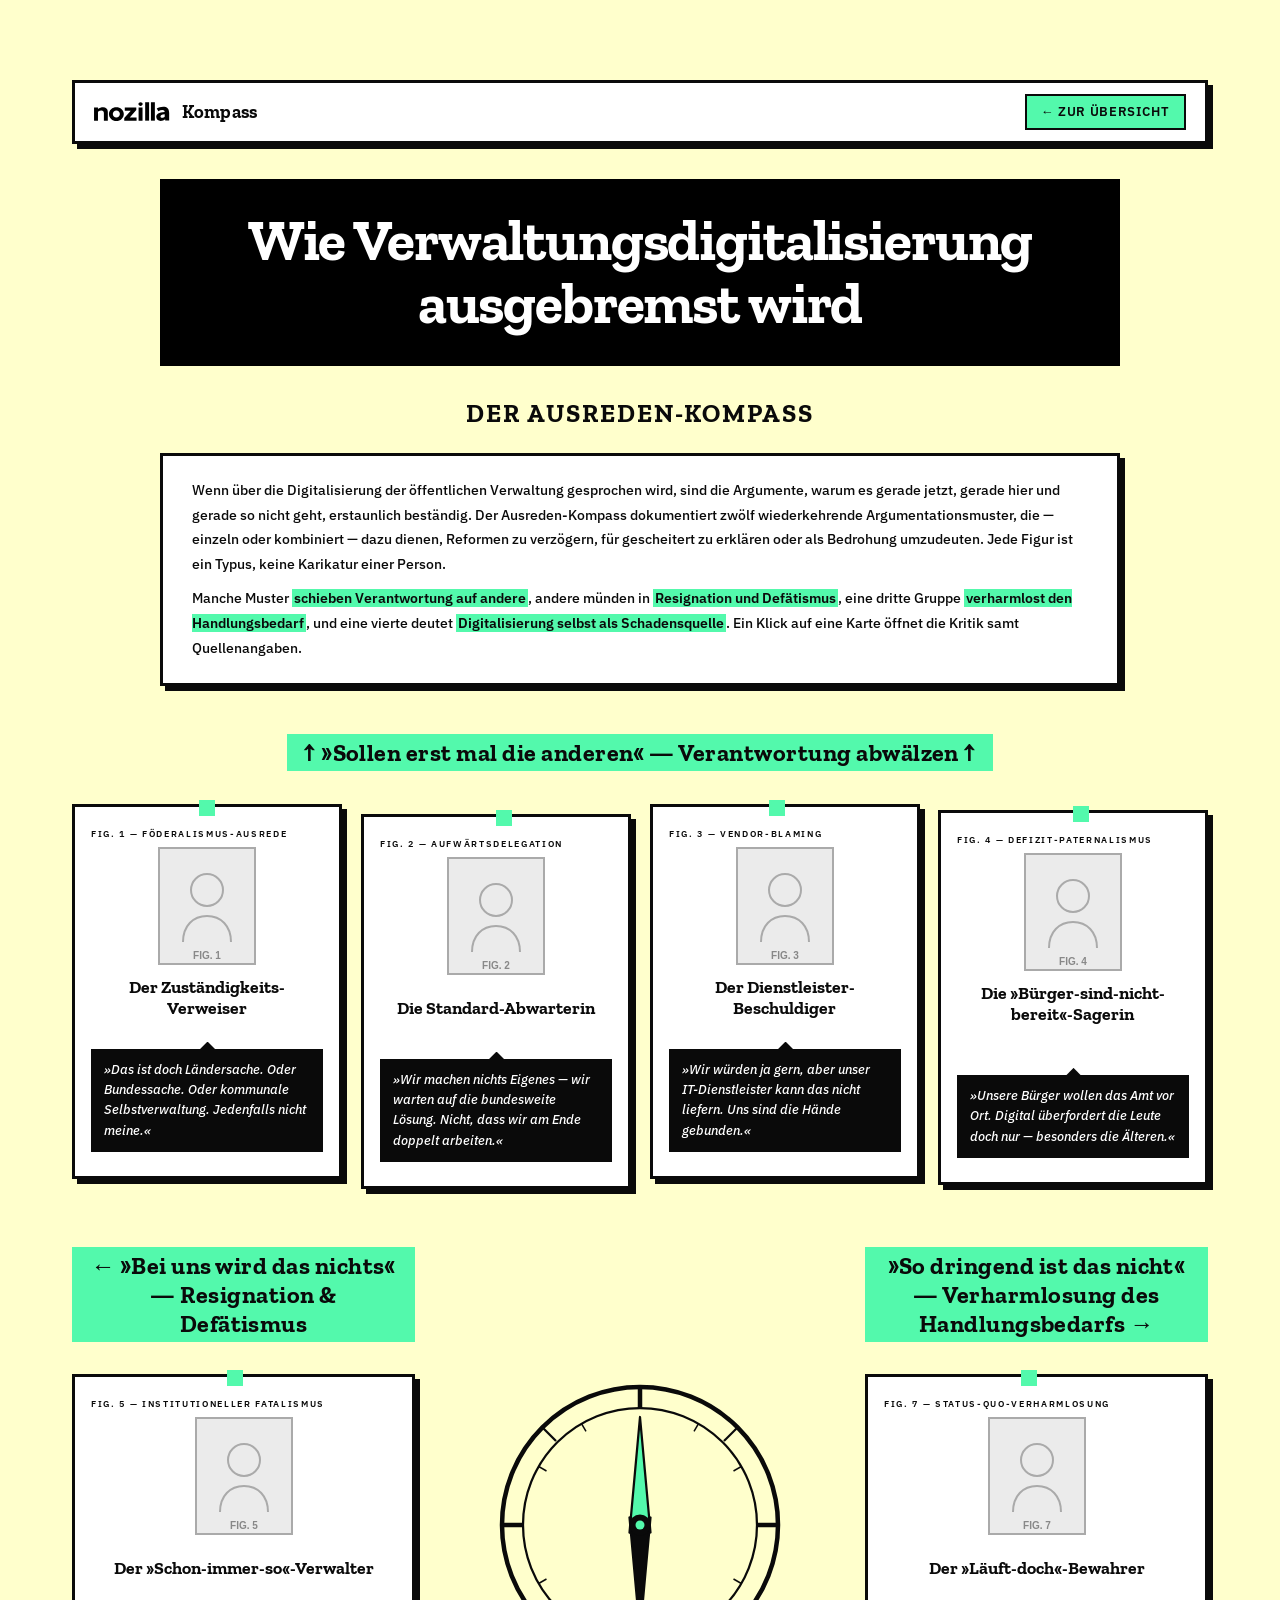
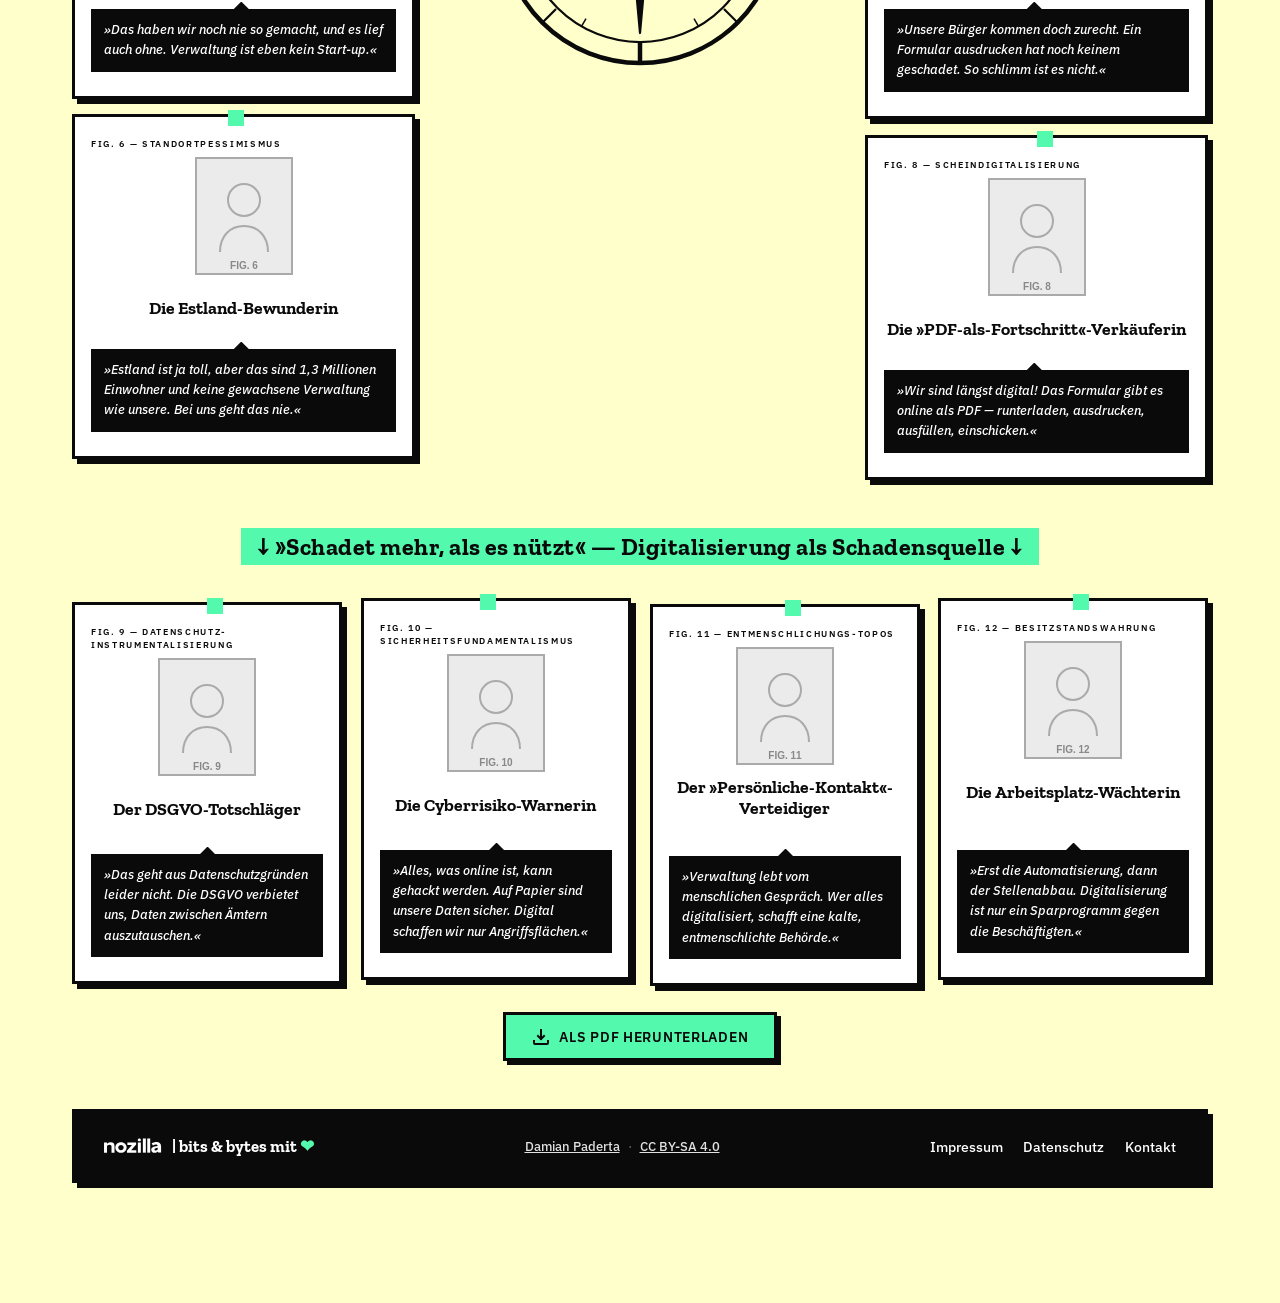
<file: verwaltung/index.html>
<!DOCTYPE html>
<html lang="de">
<head>
<meta charset="UTF-8">
<meta name="viewport" content="width=device-width, initial-scale=1.0">
<title>Der Ausreden-Kompass — Verwaltungsdigitalisierung</title>
<meta name="description" content="Zwölf wiederkehrende Argumentationsmuster, mit denen die Digitalisierung der öffentlichen Verwaltung ausgebremst wird — dokumentiert, typisiert und mit Quellen versehen.">
<meta name="author" content="Damian Paderta">
<meta name="robots" content="index, follow">
<link rel="canonical" href="https://nozilla.de/verwaltung-ausreden-kompass/">

<meta property="og:type" content="website">
<meta property="og:site_name" content="nozilla.de">
<meta property="og:url" content="https://nozilla.de/verwaltung-ausreden-kompass/">
<meta property="og:title" content="Der Ausreden-Kompass — Verwaltungsdigitalisierung">
<meta property="og:description" content="Zwölf wiederkehrende Argumentationsmuster, mit denen die Digitalisierung der öffentlichen Verwaltung ausgebremst wird.">
<meta property="og:image" content="https://nozilla.de/verwaltung-ausreden-kompass/og-image.png">
<meta property="og:locale" content="de_DE">

<meta name="twitter:card" content="summary_large_image">
<meta name="twitter:title" content="Der Ausreden-Kompass — Verwaltungsdigitalisierung">
<meta name="twitter:description" content="Zwölf wiederkehrende Argumentationsmuster, mit denen die Digitalisierung der öffentlichen Verwaltung ausgebremst wird.">

<link rel="icon" href="favicon.ico" sizes="32x32">
<link rel="icon" type="image/png" sizes="16x16" href="favicon-16x16.png">
<link rel="icon" type="image/png" sizes="32x32" href="favicon-32x32.png">
<link rel="apple-touch-icon" href="apple-touch-icon.png">

<style>
@font-face {
  font-family: 'Zilla Slab';
  font-style: normal;
  font-weight: 700;
  font-display: swap;
  src: url('fonts/zilla-slab-v12-latin-700.woff2') format('woff2');
}
@font-face {
  font-family: 'IBM Plex Sans';
  font-style: normal;
  font-weight: 500;
  font-display: swap;
  src: url('fonts/ibm-plex-sans-v23-latin-500.woff2') format('woff2');
}
@font-face {
  font-family: 'IBM Plex Sans';
  font-style: italic;
  font-weight: 500;
  font-display: swap;
  src: url('fonts/ibm-plex-sans-v23-latin-500italic.woff2') format('woff2');
}
@font-face {
  font-family: 'IBM Plex Sans';
  font-style: normal;
  font-weight: 600;
  font-display: swap;
  src: url('fonts/ibm-plex-sans-v23-latin-600.woff2') format('woff2');
}
@font-face {
  font-family: 'IBM Plex Sans';
  font-style: normal;
  font-weight: 700;
  font-display: swap;
  src: url('fonts/ibm-plex-sans-v23-latin-700.woff2') format('woff2');
}
</style>
<link rel="stylesheet" href="../shared/style.css">
</head>
<body>
<div class="corkboard">

  <nav class="site-nav">
   <a class="nav-brand" href="../" aria-label="Nozilla Kompass — Startseite">
    <img class="nav-logo" src="../logo.svg" alt="nozilla">
    <span class="nav-logo-text">Kompass</span>
   </a>
   <a class="nav-back" href="../">← Zur Übersicht</a>
  </nav>

  <!-- HEADER -->
  <div class="header-paper">
    <div class="header-left-col"></div>
    <div class="header-center">
      <h1><span class="big-red">Wie Verwaltungsdigitalisierung ausgebremst wird</span></h1>
      <h2>DER AUSREDEN-KOMPASS</h2>
    </div>
  </div>

  <!-- INTRO BOX -->
  <div class="intro-box">
    <p>Wenn über die Digitalisierung der öffentlichen Verwaltung gesprochen wird, sind die Argumente, warum es gerade jetzt, gerade hier und gerade so nicht geht, erstaunlich beständig. Der Ausreden-Kompass dokumentiert zwölf wiederkehrende Argumentationsmuster, die — einzeln oder kombiniert — dazu dienen, Reformen zu verzögern, für gescheitert zu erklären oder als Bedrohung umzudeuten. Jede Figur ist ein Typus, keine Karikatur einer Person.</p>
    <p>Manche Muster <strong>schieben Verantwortung auf andere</strong>, andere münden in <strong>Resignation und Defätismus</strong>, eine dritte Gruppe <strong>verharmlost den Handlungsbedarf</strong>, und eine vierte deutet <strong>Digitalisierung selbst als Schadensquelle</strong>. Ein Klick auf eine Karte öffnet die Kritik samt Quellenangaben.</p>
  </div>

  <!-- TOP BANNER -->
  <div class="axis-banner" style="margin-bottom:0.8rem;">
    <span class="ab-red">↑ »Sollen erst mal die anderen« — Verantwortung abwälzen ↑</span>
  </div>

  <!-- TOP ROW: 4 cards -->
  <div class="chaos-grid">

    <!-- F1 -->
    <div class="card card-1" data-card="1">
      <div class="pin pin-red" style="top:-7px; left:50%; transform:translateX(-50%);"></div>
      <span class="fig-label">Fig. 1 — Föderalismus-Ausrede</span>
      <img src="1.svg" class="char-img" alt="Figur 1">
      <p class="card-title">Der Zuständigkeits-Verweiser</p>
      <div class="bubble">»Das ist doch Ländersache. Oder Bundessache. Oder kommunale Selbstverwaltung. Jedenfalls nicht meine.«</div>
    </div>

    <!-- F2 -->
    <div class="card card-2" data-card="2">
      <div class="pin pin-yellow" style="top:-7px; left:50%;"></div>
      <span class="fig-label">Fig. 2 — Aufwärtsdelegation</span>
      <img src="2.svg" class="char-img" alt="Figur 2">
      <p class="card-title">Die Standard-Abwarterin</p>
      <div class="bubble">»Wir machen nichts Eigenes — wir warten auf die bundesweite Lösung. Nicht, dass wir am Ende doppelt arbeiten.«</div>
    </div>

    <!-- F3 -->
    <div class="card card-3" data-card="3">
      <div class="pin pin-blue" style="top:-7px; right:50%;"></div>
      <span class="fig-label">Fig. 3 — Vendor-Blaming</span>
      <img src="3.svg" class="char-img" alt="Figur 3">
      <p class="card-title">Der Dienstleister-Beschuldiger</p>
      <div class="bubble">»Wir würden ja gern, aber unser IT-Dienstleister kann das nicht liefern. Uns sind die Hände gebunden.«</div>
    </div>

    <!-- F4 -->
    <div class="card card-4" data-card="4">
      <div class="pin pin-green" style="top:-7px; left:50%;"></div>
      <span class="fig-label">Fig. 4 — Defizit-Paternalismus</span>
      <img src="4.svg" class="char-img" alt="Figur 4">
      <p class="card-title">Die »Bürger-sind-nicht-bereit«-Sagerin</p>
      <div class="bubble">»Unsere Bürger wollen das Amt vor Ort. Digital überfordert die Leute doch nur — besonders die Älteren.«</div>
    </div>

  </div><!-- /.chaos-grid top -->

  <!-- MID ROW -->
  <div class="chaos-grid-mid">

    <!-- LEFT: Resignation & Defätismus -->
    <div>
      <div class="axis-banner" style="margin-bottom:0.7rem;">
        <span class="ab-purple">← »Bei uns wird das nichts« — Resignation &amp; Defätismus</span>
      </div>

      <!-- F5 -->
      <div class="card card-5" data-card="5" style="margin-bottom:1rem;">
        <div class="pin pin-red" style="top:-7px; left:45%;"></div>
        <span class="fig-label">Fig. 5 — Institutioneller Fatalismus</span>
        <img src="5.svg" class="char-img" alt="Figur 5">
        <p class="card-title">Der »Schon-immer-so«-Verwalter</p>
        <div class="bubble">»Das haben wir noch nie so gemacht, und es lief auch ohne. Verwaltung ist eben kein Start-up.«</div>
      </div>

      <!-- F6 -->
      <div class="card card-6" data-card="6">
        <div class="pin pin-yellow" style="top:-7px; right:50%;"></div>
        <span class="fig-label">Fig. 6 — Standortpessimismus</span>
        <img src="6.svg" class="char-img" alt="Figur 6">
        <p class="card-title">Die Estland-Bewunderin</p>
        <div class="bubble">»Estland ist ja toll, aber das sind 1,3 Millionen Einwohner und keine gewachsene Verwaltung wie unsere. Bei uns geht das nie.«</div>
      </div>
    </div>

    <!-- CENTER: Hub with compass -->
    <div class="hub-zone">
      <div class="hub-card">
        <svg class="hub-compass-svg" viewBox="0 0 200 200" xmlns="http://www.w3.org/2000/svg">
          <circle cx="100" cy="100" r="92" fill="none" stroke="#0a0a0a" stroke-width="3"/>
          <circle cx="100" cy="100" r="78" fill="none" stroke="#0a0a0a" stroke-width="1.5"/>
          <line x1="100" y1="8" x2="100" y2="22" stroke="#0a0a0a" stroke-width="3"/>
          <line x1="100" y1="178" x2="100" y2="192" stroke="#0a0a0a" stroke-width="3"/>
          <line x1="8" y1="100" x2="22" y2="100" stroke="#0a0a0a" stroke-width="3"/>
          <line x1="178" y1="100" x2="192" y2="100" stroke="#0a0a0a" stroke-width="3"/>
          <line x1="35" y1="35" x2="44" y2="44" stroke="#0a0a0a" stroke-width="1.5"/>
          <line x1="165" y1="35" x2="156" y2="44" stroke="#0a0a0a" stroke-width="1.5"/>
          <line x1="35" y1="165" x2="44" y2="156" stroke="#0a0a0a" stroke-width="1.5"/>
          <line x1="165" y1="165" x2="156" y2="156" stroke="#0a0a0a" stroke-width="1.5"/>
          <g id="compass-needle">
            <polygon points="100,28 107,105 100,96 93,105" fill="#53f9ac" stroke="#0a0a0a" stroke-width="1.5" stroke-linejoin="round"/>
            <polygon points="100,172 107,95 100,104 93,95" fill="#0a0a0a" stroke="#0a0a0a" stroke-width="1.5" stroke-linejoin="round"/>
          </g>
          <circle cx="100" cy="100" r="7" fill="#0a0a0a"/>
          <circle cx="100" cy="100" r="3" fill="#53f9ac"/>
          <line x1="100" y1="22" x2="100" y2="28" stroke="#0a0a0a" stroke-width="1" transform="rotate(30,100,100)"/>
          <line x1="100" y1="22" x2="100" y2="28" stroke="#0a0a0a" stroke-width="1" transform="rotate(60,100,100)"/>
          <line x1="100" y1="22" x2="100" y2="28" stroke="#0a0a0a" stroke-width="1" transform="rotate(120,100,100)"/>
          <line x1="100" y1="22" x2="100" y2="28" stroke="#0a0a0a" stroke-width="1" transform="rotate(150,100,100)"/>
          <line x1="100" y1="22" x2="100" y2="28" stroke="#0a0a0a" stroke-width="1" transform="rotate(210,100,100)"/>
          <line x1="100" y1="22" x2="100" y2="28" stroke="#0a0a0a" stroke-width="1" transform="rotate(240,100,100)"/>
          <line x1="100" y1="22" x2="100" y2="28" stroke="#0a0a0a" stroke-width="1" transform="rotate(300,100,100)"/>
          <line x1="100" y1="22" x2="100" y2="28" stroke="#0a0a0a" stroke-width="1" transform="rotate(330,100,100)"/>
        </svg>
      </div>
    </div>

    <!-- RIGHT: Verharmlosung -->
    <div>
      <div class="axis-banner" style="margin-bottom:0.7rem;">
        <span class="ab-green">»So dringend ist das nicht« — Verharmlosung des Handlungsbedarfs →</span>
      </div>

      <!-- F7 -->
      <div class="card card-7" data-card="7" style="margin-bottom:1rem;">
        <div class="pin pin-green" style="top:-7px; right:50%;"></div>
        <span class="fig-label">Fig. 7 — Status-quo-Verharmlosung</span>
        <img src="7.svg" class="char-img" alt="Figur 7">
        <p class="card-title">Der »Läuft-doch«-Bewahrer</p>
        <div class="bubble">»Unsere Bürger kommen doch zurecht. Ein Formular ausdrucken hat noch keinem geschadet. So schlimm ist es nicht.«</div>
      </div>

      <!-- F8 -->
      <div class="card card-8" data-card="8">
        <div class="pin pin-blue" style="top:-7px; left:50%;"></div>
        <span class="fig-label">Fig. 8 — Scheindigitalisierung</span>
        <img src="8.svg" class="char-img" alt="Figur 8">
        <p class="card-title">Die »PDF-als-Fortschritt«-Verkäuferin</p>
        <div class="bubble">»Wir sind längst digital! Das Formular gibt es online als PDF — runterladen, ausdrucken, ausfüllen, einschicken.«</div>
      </div>
    </div>

  </div><!-- /.chaos-grid-mid -->

  <!-- BOTTOM BANNER -->
  <div class="axis-banner" style="margin-bottom:0.8rem;">
    <span class="ab-amber">↓ »Schadet mehr, als es nützt« — Digitalisierung als Schadensquelle ↓</span>
  </div>

  <!-- BOTTOM ROW: 4 cards -->
  <div class="chaos-grid">

    <!-- F9 -->
    <div class="card card-9" data-card="9">
      <div class="pin pin-blue" style="top:-7px; left:50%;"></div>
      <span class="fig-label">Fig. 9 — Datenschutz-Instrumentalisierung</span>
      <img src="9.svg" class="char-img" alt="Figur 9">
      <p class="card-title">Der DSGVO-Totschläger</p>
      <div class="bubble">»Das geht aus Datenschutzgründen leider nicht. Die DSGVO verbietet uns, Daten zwischen Ämtern auszutauschen.«</div>
    </div>

    <!-- F10 -->
    <div class="card card-10" data-card="10">
      <div class="pin pin-red" style="top:-7px; right:50%;"></div>
      <span class="fig-label">Fig. 10 — Sicherheitsfundamentalismus</span>
      <img src="10.svg" class="char-img" alt="Figur 10">
      <p class="card-title">Die Cyberrisiko-Warnerin</p>
      <div class="bubble">»Alles, was online ist, kann gehackt werden. Auf Papier sind unsere Daten sicher. Digital schaffen wir nur Angriffsflächen.«</div>
    </div>

    <!-- F11 -->
    <div class="card card-11" data-card="11">
      <div class="pin pin-yellow" style="top:-7px; left:50%;"></div>
      <span class="fig-label">Fig. 11 — Entmenschlichungs-Topos</span>
      <img src="11.svg" class="char-img" alt="Figur 11">
      <p class="card-title">Der »Persönliche-Kontakt«-Verteidiger</p>
      <div class="bubble">»Verwaltung lebt vom menschlichen Gespräch. Wer alles digitalisiert, schafft eine kalte, entmenschlichte Behörde.«</div>
    </div>

    <!-- F12 -->
    <div class="card card-12" data-card="12">
      <div class="pin pin-green" style="top:-7px; left:50%;"></div>
      <span class="fig-label">Fig. 12 — Besitzstandswahrung</span>
      <img src="12.svg" class="char-img" alt="Figur 12">
      <p class="card-title">Die Arbeitsplatz-Wächterin</p>
      <div class="bubble">»Erst die Automatisierung, dann der Stellenabbau. Digitalisierung ist nur ein Sparprogramm gegen die Beschäftigten.«</div>
    </div>

  </div><!-- /.chaos-grid bottom -->

  <div class="download-bar">
    <a class="download-btn" href="https://nozilla.de/verwaltung-ausreden-kompass/" target="_blank" rel="noopener">
      <svg width="18" height="18" viewBox="0 0 18 18" fill="none" xmlns="http://www.w3.org/2000/svg" aria-hidden="true">
        <path d="M9 2v9M9 11l-3-3M9 11l3-3" stroke="#0a0a0a" stroke-width="2" stroke-linecap="square"/>
        <path d="M2 13v2a1 1 0 001 1h12a1 1 0 001-1v-2" stroke="#0a0a0a" stroke-width="2" stroke-linecap="square"/>
      </svg>
      Als PDF herunterladen
    </a>
  </div>

  <footer class="site-footer">
   <a class="footer-brand" href="https://nozilla.de" target="_blank" rel="noopener">
    <img class="footer-logo" src="../logo.svg" alt="nozilla">
    <span class="footer-tagline">|&nbsp;bits&nbsp;&amp;&nbsp;bytes mit <span class="heart">❤</span></span>
   </a>
   <div class="footer-credit">
    <a href="https://nozilla.de" target="_blank" rel="noopener">Damian Paderta</a>
    <span class="sep">·</span>
    <a href="https://creativecommons.org/licenses/by-sa/4.0/" target="_blank" rel="noopener">CC BY-SA 4.0</a>
   </div>
   <ul class="footer-links">
    <li><a href="https://nozilla.de/impressum" target="_blank" rel="noopener">Impressum</a></li>
    <li><a href="https://nozilla.de/datenschutz" target="_blank" rel="noopener">Datenschutz</a></li>
    <li><a href="https://nozilla.de/kontakt" target="_blank" rel="noopener">Kontakt</a></li>
   </ul>
  </footer>

</div><!-- /.corkboard -->

<!-- ═══ OVERLAY ═══ -->
<div id="overlay" role="dialog" aria-modal="true">
  <div id="overlay-inner">
    <button id="overlay-close" aria-label="Schließen">✕</button>
    <span id="ov-fig"></span>
    <h2 id="ov-title"></h2>
    <div class="ov-row">
      <div id="ov-svg-wrap"></div>
      <div class="ov-meta">
        <div id="ov-bubble"></div>
        <p id="ov-scrawl"></p>
      </div>
    </div>
    <span class="ov-longtext-label">Kritik &amp; Einordnung</span>
    <div id="ov-longtext"></div>
    <div id="ov-lit"></div>
  </div>
</div>

<script>
const CARDS = {
  1: { fig:'FIG. 1 — FÖDERALISMUS-AUSREDE', title:'Der Zuständigkeits-Verweiser',
       bubble:'»Das ist doch Ländersache. Oder Bundessache. Oder kommunale Selbstverwaltung. Jedenfalls nicht meine.«',
       scrawl:'Föderale Kompetenzteilung ist real — aber sie <span class="hi">erklärt das Problem, statt die Untätigkeit zu rechtfertigen</span>.',
       long:`<p>Die deutsche Verwaltung ist föderal organisiert, und Zuständigkeiten sind zwischen Bund, Ländern und Kommunen tatsächlich verteilt. Das Muster nutzt diese reale Komplexität aber nicht zur Klärung, sondern zur Entlastung: Wo alle ein bisschen zuständig sind, ist am Ende niemand verantwortlich.</p><p>Verführerisch ist die Figur, weil sie formal korrekt argumentiert. Tatsächlich verweist sie auf ein echtes Strukturproblem — die Diffusion von Verantwortung über Ebenen hinweg. Der Denkfehler liegt im Schluss: Aus „die Zuständigkeit ist geteilt“ folgt nicht „also kann ich hier nichts tun“. Genau für ebenenübergreifende Koordination wurden der IT-Planungsrat und föderale Kooperationsstrukturen geschaffen.</p><p>Die belegbare Gegenposition: Erfolgreiche Digitalvorhaben zeichnen sich gerade dadurch aus, dass eine Ebene Führung übernimmt, statt auf die Klärung der Zuständigkeit zu warten. Die Ausrede konserviert den Stillstand, den sie beschreibt.</p>`,
       color:'#53f9ac' },

  2: { fig:'FIG. 2 — AUFWÄRTSDELEGATION', title:'Die Standard-Abwarterin',
       bubble:'»Wir machen nichts Eigenes — wir warten auf die bundesweite Lösung. Nicht, dass wir am Ende doppelt arbeiten.«',
       scrawl:'Auf den gemeinsamen Standard zu warten ist klug — <span class="hi">bis das Warten selbst zur Daueraufgabe wird</span>.',
       long:`<p>Das Prinzip „Einer für Alle“ (EfA) ist sinnvoll: Eine Kommune oder ein Land entwickelt einen Dienst, alle anderen nachnutzen ihn. Doppelentwicklung zu vermeiden ist ein legitimes Ziel. Das Muster kehrt die Logik aber um — aus „wir nutzen nach, sobald verfügbar“ wird „wir tun nichts, bis jemand anders fertig ist“.</p><p>Verführerisch ist die Figur, weil sie sich als Effizienz tarnt. Wer wartet, vermeidet scheinbar Verschwendung. Der Denkfehler: Wenn alle warten, entsteht kein Standard, den man nachnutzen könnte. Nachnutzung setzt voraus, dass überhaupt jemand vorangeht — und dass die wartenden Stellen anschlussfähig bleiben.</p><p>Die Gegenposition zeigt sich in der Praxis der föderalen IT-Kooperation: EfA funktioniert nur, wenn Stellen parallel Voraussetzungen schaffen (Schnittstellen, Prozesse, Rechtsgrundlagen), statt das Warten als Vollzug auszugeben.</p>`,
       color:'#53f9ac' },

  3: { fig:'FIG. 3 — VENDOR-BLAMING', title:'Der Dienstleister-Beschuldiger',
       bubble:'»Wir würden ja gern, aber unser IT-Dienstleister kann das nicht liefern. Uns sind die Hände gebunden.«',
       scrawl:'Abhängigkeit von Dienstleistern ist real — aber sie ist oft <span class="hi">Folge eigener Vergabe- und Architekturentscheidungen</span>.',
       long:`<p>Öffentliche Stellen sind auf externe IT-Dienstleister und Software-Anbieter angewiesen, und Lieferengpässe oder technische Grenzen existieren. Das Muster externalisiert die Verantwortung jedoch vollständig: Der Anbieter ist schuld, die Behörde ist Opfer der Umstände.</p><p>Verführerisch ist die Figur, weil sie eine bequeme Asymmetrie herstellt — der Dienstleister ist abwesend und kann sich nicht wehren. Der Denkfehler liegt im Verschweigen der eigenen Rolle: Vendor-Lock-in, fehlende offene Schnittstellen und proprietäre Abhängigkeiten sind in aller Regel das Ergebnis früherer Beschaffungsentscheidungen, nicht ein Naturereignis.</p><p>Die Gegenposition: Wer Lock-in vermeiden will, kann auf offene Standards, Interoperabilitätsanforderungen und Exit-Klauseln in Ausschreibungen setzen. Die Abhängigkeit ist gestaltbar — und damit auch verantwortbar.</p>`,
       color:'#53f9ac' },

  4: { fig:'FIG. 4 — DEFIZIT-PATERNALISMUS', title:'Die »Bürger-sind-nicht-bereit«-Sagerin',
       bubble:'»Unsere Bürger wollen das Amt vor Ort. Digital überfordert die Leute doch nur — besonders die Älteren.«',
       scrawl:'Digitale Teilhabe ist ein echtes Thema — aber sie wird hier <span class="hi">vorgeschoben, um analoge Bequemlichkeit zu schützen</span>.',
       long:`<p>Nicht alle Menschen sind im gleichen Maß digital ausgestattet oder kompetent, und der Schutz vor digitaler Exklusion ist eine reale Aufgabe. Das Muster instrumentalisiert diese Sorge aber: Aus „manche brauchen analoge Alternativen“ wird „also lohnt sich Digitalisierung nicht“.</p><p>Verführerisch ist die Figur, weil sie sich fürsorglich gibt. Sie spricht im Namen der angeblich Überforderten — meist ohne diese gefragt zu haben. Der Denkfehler: Digitalindizes zeigen seit Jahren eine wachsende Nutzungsbereitschaft auch in älteren Gruppen; die Hürde liegt häufiger bei schlecht gestalteten Diensten als bei den Nutzenden.</p><p>Die Gegenposition: Gute Verwaltungsdigitalisierung ersetzt den analogen Zugang nicht, sondern ergänzt ihn. Das Argument verwechselt den Bedarf nach Mehrkanaligkeit mit einem Argument gegen den digitalen Kanal überhaupt.</p>`,
       color:'#53f9ac' },

  5: { fig:'FIG. 5 — INSTITUTIONELLER FATALISMUS', title:'Der »Schon-immer-so«-Verwalter',
       bubble:'»Das haben wir noch nie so gemacht, und es lief auch ohne. Verwaltung ist eben kein Start-up.«',
       scrawl:'Verwaltungskultur ist träge — aber Trägheit ist <span class="hi">eine Eigenschaft, kein Naturgesetz</span>.',
       long:`<p>Verwaltungen sind auf Kontinuität, Rechtssicherheit und Gleichbehandlung ausgelegt — Eigenschaften, die Wandel naturgemäß bremsen. Diese Beharrungskräfte sind real und teils sogar funktional. Das Muster macht daraus aber eine Unveränderlichkeit: Weil es immer so war, muss es so bleiben.</p><p>Verführerisch ist die Figur, weil sie Erfahrung und Bodenständigkeit ausstrahlt. Sie kontrastiert die solide Behörde mit dem flatterhaften „Start-up“. Der Denkfehler liegt in der Verwechslung von Beschreibung und Rechtfertigung: Dass Verwaltungskultur Wandel erschwert, erklärt die Schwierigkeit — es begründet nicht den Verzicht.</p><p>Die Gegenposition zeigt die Verwaltungswissenschaft: Verwaltungskulturen sind veränderbar, wenn Führung, Anreize und Kompetenzen zusammenkommen. Der Fatalismus ist eine sich selbst erfüllende Prophezeiung.</p>`,
       color:'#ffffcc' },

  6: { fig:'FIG. 6 — STANDORTPESSIMISMUS', title:'Die Estland-Bewunderin',
       bubble:'»Estland ist ja toll, aber das sind 1,3 Millionen Einwohner und keine gewachsene Verwaltung wie unsere. Bei uns geht das nie.«',
       scrawl:'Strukturunterschiede sind real — aber sie werden hier <span class="hi">zur pauschalen Unmöglichkeit aufgeblasen</span>.',
       long:`<p>Internationale Vorreiter wie Estland haben andere Ausgangsbedingungen: kleinere Bevölkerung, jüngere Verwaltungsstrukturen, ein nach 1991 neu aufgebautes System. Diese Unterschiede zu benennen ist berechtigt und schützt vor naiven Eins-zu-eins-Übertragungen.</p><p>Verführerisch ist die Figur, weil sie differenziert wirkt — sie bewundert das Vorbild und relativiert es zugleich. Der Denkfehler ist die Verallgemeinerung: Aus „nicht alles ist übertragbar“ wird „nichts ist übertragbar“. Übertragbar sind aber gerade nicht die Landesgröße, sondern Prinzipien — Once-Only, Registervernetzung, durchgängige Prozesse, ein klares Mandat.</p><p>Die Gegenposition liefern europäische Vergleichsstudien: Auch große, föderale Staaten zeigen messbare Fortschritte dort, wo politischer Wille und Architektur stimmen. Standortpessimismus erklärt jeden Rückstand für unvermeidlich und blockiert das Lernen aus Beispielen.</p>`,
       color:'#ffffcc' },

  7: { fig:'FIG. 7 — STATUS-QUO-VERHARMLOSUNG', title:'Der »Läuft-doch«-Bewahrer',
       bubble:'»Unsere Bürger kommen doch zurecht. Ein Formular ausdrucken hat noch keinem geschadet. So schlimm ist es nicht.«',
       scrawl:'Der Status quo funktioniert oberflächlich — aber er <span class="hi">verlagert die Kosten unsichtbar auf die Bürger</span>.',
       long:`<p>Vieles in der Verwaltung funktioniert — Anträge werden bearbeitet, Leistungen ausgezahlt, der Betrieb läuft. Diese Grundfunktionalität ist real und sollte nicht kleingeredet werden. Das Muster zieht daraus aber den Schluss, dass kein dringender Handlungsbedarf besteht.</p><p>Verführerisch ist die Figur, weil sie Gelassenheit ausstrahlt und Alarmismus vermeidet. Der Denkfehler liegt in der selektiven Buchführung: Die Kosten des analogen Status quo — Wege, Wartezeiten, Medienbrüche, Mehrfacheingaben, Papier — tauchen in der Bilanz der Behörde nicht auf. Sie werden von den Bürgern und Unternehmen getragen.</p><p>Die Gegenposition: Berichte zum Umsetzungsstand zeigen erhebliche Reibungsverluste, die im „läuft doch“ verschwinden. Was aus Behördensicht funktioniert, kann aus Nutzersicht teuer und zermürbend sein.</p>`,
       color:'#ffffcc' },

  8: { fig:'FIG. 8 — SCHEINDIGITALISIERUNG', title:'Die »PDF-als-Fortschritt«-Verkäuferin',
       bubble:'»Wir sind längst digital! Das Formular gibt es online als PDF — runterladen, ausdrucken, ausfüllen, einschicken.«',
       scrawl:'Ein Online-Formular ist nicht dasselbe wie ein <span class="hi">durchgängig digitaler Prozess</span>.',
       long:`<p>Viele Stellen haben tatsächlich Formulare, Informationen und einzelne Schritte ins Netz gebracht. Das ist ein Anfang und keine Lüge. Das Muster verkauft diesen Anfang aber als Vollendung: Sichtbarkeit im Web wird mit echter Digitalisierung gleichgesetzt.</p><p>Verführerisch ist die Figur, weil sie auf vorzeigbare Ergebnisse verweist — es gibt ja etwas Digitales. Der Denkfehler liegt im Reifegrad: Ein herunterladbares PDF, das ausgedruckt und per Post zurückgeschickt wird, ist ein digitalisierter Medienbruch, kein durchgängiger Prozess. Reifegradmodelle unterscheiden genau deshalb zwischen Information, Interaktion und vollständiger Ende-zu-Ende-Abwicklung.</p><p>Die Gegenposition: Echte Verwaltungsdigitalisierung misst sich an der durchgängigen, antragslosen oder zumindest medienbruchfreien Abwicklung — nicht an der Existenz einer Datei. Scheindigitalisierung beansprucht den Fortschritt, ohne ihn zu liefern.</p>`,
       color:'#ffffcc' },

  9: { fig:'FIG. 9 — DATENSCHUTZ-INSTRUMENTALISIERUNG', title:'Der DSGVO-Totschläger',
       bubble:'»Das geht aus Datenschutzgründen leider nicht. Die DSGVO verbietet uns, Daten zwischen Ämtern auszutauschen.«',
       scrawl:'Datenschutz ist ein Grundrecht — aber er wird hier <span class="hi">als pauschaler Verhinderungsgrund missbraucht</span>.',
       long:`<p>Datenschutz ist verfassungsrechtlich verankert und kein lästiges Hindernis, sondern Schutz vor staatlicher Überwachung und Datenmissbrauch. Datenschutzrechtliche Prüfung gehört zu jedem ernsthaften Digitalvorhaben. Das Muster verwendet den Datenschutz aber als Blanko-Nein: Was unbequem ist, wird kurzerhand für datenschutzwidrig erklärt.</p><p>Verführerisch ist die Figur, weil sie sich hinter ein Grundrecht stellt und damit moralisch unangreifbar wirkt. Der Denkfehler liegt in der Pauschalität: Die DSGVO verbietet Datenverarbeitung nicht, sie reguliert sie. Für den Datenaustausch zwischen Behörden schaffen Gesetze wie die Registermodernisierung und das Once-Only-Prinzip ausdrücklich Rechtsgrundlagen.</p><p>Die Gegenposition: Häufig ist nicht der Datenschutz das Hindernis, sondern fehlende Bereitschaft, die rechtlich vorgesehenen Wege zu nutzen. „Verbietet die DSGVO“ ist oft eine Vermutung, die eine Prüfung ersetzt — nicht deren Ergebnis.</p>`,
       color:'#ff8c69' },

  10: { fig:'FIG. 10 — SICHERHEITSFUNDAMENTALISMUS', title:'Die Cyberrisiko-Warnerin',
        bubble:'»Alles, was online ist, kann gehackt werden. Auf Papier sind unsere Daten sicher. Digital schaffen wir nur Angriffsflächen.«',
        scrawl:'IT-Sicherheit ist essenziell — aber sie ist ein <span class="hi">Gestaltungsauftrag, kein Argument gegen Digitalisierung</span>.',
        long:`<p>Cyberangriffe auf öffentliche Stellen sind real und nehmen zu; IT-Sicherheit ist eine zentrale, oft unterschätzte Aufgabe. Wer Sicherheitsrisiken benennt, hat in der Sache recht. Das Muster zieht daraus aber den Fehlschluss, dass analoge Verfahren grundsätzlich sicherer und Digitalisierung deshalb riskant sei.</p><p>Verführerisch ist die Figur, weil sie Verantwortungsbewusstsein signalisiert und an konkrete Vorfälle anknüpfen kann. Der Denkfehler liegt im Vergleichsmaßstab: Auch Papierakten gehen verloren, brennen, werden eingesehen oder manipuliert — nur weniger sichtbar. Sicherheit ist kein Zustand von Papier, sondern eine Eigenschaft gut gestalteter Prozesse, analog wie digital.</p><p>Die Gegenposition: Etablierte Sicherheitsstandards zeigen, dass Risiken beherrschbar sind. „Analog ist sicherer“ verwechselt die Abwesenheit von Schlagzeilen mit der Abwesenheit von Risiko und macht aus einer Gestaltungsaufgabe einen Verhinderungsgrund.</p>`,
        color:'#ff8c69' },

  11: { fig:'FIG. 11 — ENTMENSCHLICHUNGS-TOPOS', title:'Der »Persönliche-Kontakt«-Verteidiger',
        bubble:'»Verwaltung lebt vom menschlichen Gespräch. Wer alles digitalisiert, schafft eine kalte, entmenschlichte Behörde.«',
        scrawl:'Menschlicher Kontakt zählt — aber er wird hier <span class="hi">gegen Entlastung ausgespielt, die ihn erst ermöglicht</span>.',
        long:`<p>Persönliche Beratung ist für viele Anliegen wertvoll, besonders in komplexen oder belastenden Lebenslagen. Der Schutz menschlicher Zugänglichkeit in der Verwaltung ist ein ernstes Anliegen. Das Muster stellt diese Sorge aber in einen falschen Gegensatz: Digitalisierung versus Menschlichkeit.</p><p>Verführerisch ist die Figur, weil sie an reale Erfahrungen mit anonymer, frustrierender Technik anknüpft und Wärme verteidigt. Der Denkfehler liegt in der Entweder-oder-Konstruktion: Wenn Routinevorgänge digital abgewickelt werden, entstehen Zeit und Personal für genau die Fälle, die menschliche Zuwendung brauchen. Digitalisierung kann den persönlichen Kontakt entlasten, nicht zwangsläufig ersetzen.</p><p>Die Gegenposition: Gut gestaltete digitale Verwaltung erweitert die Zugänglichkeit — rund um die Uhr, ohne Anfahrt, in mehreren Sprachen. Der Topos verteidigt nicht den Menschen, sondern den Status quo im Namen des Menschen.</p>`,
        color:'#ff8c69' },

  12: { fig:'FIG. 12 — BESITZSTANDSWAHRUNG', title:'Die Arbeitsplatz-Wächterin',
        bubble:'»Erst die Automatisierung, dann der Stellenabbau. Digitalisierung ist nur ein Sparprogramm gegen die Beschäftigten.«',
        scrawl:'Beschäftigteninteressen sind legitim — aber sie werden hier <span class="hi">zum Vorwand gegen jede Veränderung</span>.',
        long:`<p>Sorgen um Arbeitsplätze, Qualifikation und Mitbestimmung sind berechtigt, und Personalvertretungen haben die Aufgabe, sie zu vertreten. Veränderungsprozesse, die Beschäftigte überrollen, scheitern zu Recht. Das Muster verallgemeinert dieses legitime Interesse aber zur Blockade jeder Reform.</p><p>Verführerisch ist die Figur, weil sie soziale Verantwortung beansprucht und an echte Verunsicherung anknüpft. Der Denkfehler liegt in der Annahme eines Nullsummenspiels: Der öffentliche Dienst steht vor einer demografischen Pensionierungswelle und massivem Fachkräftemangel — Automatisierung von Routine entlastet eher, als dass sie Stellen vernichtet. Die Frage ist Umverteilung von Aufgaben, nicht Abbau.</p><p>Die Gegenposition: Untersuchungen zur Automatisierung im öffentlichen Sektor zeigen Verschiebung statt Verschwinden von Tätigkeiten. Besitzstandswahrung, die jede Veränderung abwehrt, schützt am Ende auch überlastende Prozesse — auf Kosten der Beschäftigten selbst.</p>`,
        color:'#ff8c69' },
};

const LITS = {
  1: `<div class="ov-lit"><span class="ov-lit-label">Weiterführende Literatur</span><ul>
    <li><span class="ov-lit-author">Onlinezugangsgesetz (OZG)</span> · <a href="https://www.gesetze-im-internet.de/ozg/" target="_blank" rel="noopener">Gesetz zur Verbesserung des Onlinezugangs zu Verwaltungsleistungen</a> <span class="ov-lit-journal">— gesetze-im-internet.de</span></li>
    <li><span class="ov-lit-author">Nationaler Normenkontrollrat</span> · <a href="https://www.normenkontrollrat.bund.de/Webs/NKR/DE/digitaler-und-moderner-staat/digitale-verwaltung/digitale-verwaltung_node.html" target="_blank" rel="noopener">Digitale Verwaltung — föderale Koordinierung</a> <span class="ov-lit-journal">— normenkontrollrat.bund.de</span></li>
  </ul></div>`,
  2: `<div class="ov-lit"><span class="ov-lit-label">Weiterführende Literatur</span><ul>
    <li><span class="ov-lit-author">FITKO — Föderale IT-Kooperation</span> · <a href="https://www.fitko.de/" target="_blank" rel="noopener">Einer für Alle (EfA) — Prinzip der Nachnutzung</a> <span class="ov-lit-journal">— fitko.de</span></li>
    <li><span class="ov-lit-author">Nationaler Normenkontrollrat</span> · <a href="https://www.normenkontrollrat.bund.de/" target="_blank" rel="noopener">Gutachten zur Verwaltungsdigitalisierung</a> <span class="ov-lit-journal">— normenkontrollrat.bund.de</span></li>
  </ul></div>`,
  3: `<div class="ov-lit"><span class="ov-lit-label">Weiterführende Literatur</span><ul>
    <li><span class="ov-lit-author">Europäische Kommission</span> · <a href="https://interoperable-europe.ec.europa.eu/collection/ict-standards-procurement/interoperability-and-vendor-lock" target="_blank" rel="noopener">Interoperability and Vendor Lock-in</a> <span class="ov-lit-journal">— Interoperable Europe Portal</span></li>
    <li><span class="ov-lit-author">Europäische Kommission (2016)</span> · <a href="https://digital-strategy.ec.europa.eu/en/library/best-practices-ict-procurement-based-standards-order-promote-efficiency-and-reduce-lock-2-year" target="_blank" rel="noopener">Best Practices for ICT Procurement to Reduce Lock-in</a> <span class="ov-lit-journal">— Shaping Europe's Digital Future</span></li>
  </ul></div>`,
  4: `<div class="ov-lit"><span class="ov-lit-label">Weiterführende Literatur</span><ul>
    <li><span class="ov-lit-author">Initiative D21 (jährlich)</span> · <a href="https://initiatived21.de/digital-index/" target="_blank" rel="noopener">D21-Digital-Index — Lagebild zur digitalen Gesellschaft</a> <span class="ov-lit-journal">— initiatived21.de</span></li>
    <li><span class="ov-lit-author">Mergel, I., Edelmann, N. & Haug, N. (2019)</span> · <a href="https://doi.org/10.1016/j.giq.2019.06.002" target="_blank" rel="noopener">Defining digital transformation: Results from expert interviews</a> <span class="ov-lit-journal">— Government Information Quarterly</span></li>
  </ul></div>`,
  5: `<div class="ov-lit"><span class="ov-lit-label">Weiterführende Literatur</span><ul>
    <li><span class="ov-lit-author">Bogumil, J. & Jann, W. (2020)</span> · <a href="https://link.springer.com/book/10.1007/978-3-658-28408-4" target="_blank" rel="noopener">Verwaltung und Verwaltungswissenschaft in Deutschland</a> <span class="ov-lit-journal">— Springer VS</span></li>
    <li><span class="ov-lit-author">Pollitt, C. & Bouckaert, G. (2017)</span> · <a href="https://global.oup.com/academic/product/public-management-reform-9780198795179" target="_blank" rel="noopener">Public Management Reform</a> <span class="ov-lit-journal">— Oxford University Press</span></li>
  </ul></div>`,
  6: `<div class="ov-lit"><span class="ov-lit-label">Weiterführende Literatur</span><ul>
    <li><span class="ov-lit-author">Europäische Kommission</span> · <a href="https://digital-strategy.ec.europa.eu/en/library/egovernment-benchmark-2023" target="_blank" rel="noopener">eGovernment Benchmark (jährlich)</a> <span class="ov-lit-journal">— digital-strategy.ec.europa.eu</span></li>
    <li><span class="ov-lit-author">e-Estonia</span> · <a href="https://e-estonia.com/solutions/interoperability-services/x-road/" target="_blank" rel="noopener">X-Road — Dateninfrastruktur</a> <span class="ov-lit-journal">— e-estonia.com</span></li>
  </ul></div>`,
  7: `<div class="ov-lit"><span class="ov-lit-label">Weiterführende Literatur</span><ul>
    <li><span class="ov-lit-author">Nationaler Normenkontrollrat (2021)</span> · <a href="https://www.normenkontrollrat.bund.de/Webs/NKR/SharedDocs/Downloads/DE/Positionspapiere/monitor-digitale-verwaltung-6.html" target="_blank" rel="noopener">Monitor Digitale Verwaltung #6</a> <span class="ov-lit-journal">— normenkontrollrat.bund.de</span></li>
    <li><span class="ov-lit-author">Initiative D21 (jährlich)</span> · <a href="https://initiatived21.de/publikationen/egovernment-monitor" target="_blank" rel="noopener">eGovernment Monitor</a> <span class="ov-lit-journal">— egovernment-monitor.de</span></li>
  </ul></div>`,
  8: `<div class="ov-lit"><span class="ov-lit-label">Weiterführende Literatur</span><ul>
    <li><span class="ov-lit-author">Bundesministerium des Innern</span> · <a href="https://www.onlinezugangsgesetz.de/" target="_blank" rel="noopener">OZG-Reifegradmodell (Stufen 1–4)</a> <span class="ov-lit-journal">— onlinezugangsgesetz.de</span></li>
    <li><span class="ov-lit-author">Layne, K. & Lee, J. (2001)</span> · <a href="https://doi.org/10.1016/S0740-624X(01)00066-1" target="_blank" rel="noopener">Developing fully functional E-government: A four stage model</a> <span class="ov-lit-journal">— Government Information Quarterly</span></li>
  </ul></div>`,
  9: `<div class="ov-lit"><span class="ov-lit-label">Weiterführende Literatur</span><ul>
    <li><span class="ov-lit-author">Registermodernisierungsgesetz (2021)</span> · <a href="https://www.gesetze-im-internet.de/regmog/" target="_blank" rel="noopener">Gesetz zur Einführung einer Identifikationsnummer (RegMoG / IDNrG)</a> <span class="ov-lit-journal">— gesetze-im-internet.de</span></li>
    <li><span class="ov-lit-author">Europäische Union</span> · <a href="https://eur-lex.europa.eu/eli/reg/2018/1724/oj" target="_blank" rel="noopener">Single Digital Gateway Regulation — Once-Only-Prinzip</a> <span class="ov-lit-journal">— eur-lex.europa.eu</span></li>
  </ul></div>`,
  10: `<div class="ov-lit"><span class="ov-lit-label">Weiterführende Literatur</span><ul>
    <li><span class="ov-lit-author">Bundesamt für Sicherheit in der Informationstechnik</span> · <a href="https://www.bsi.bund.de/DE/Themen/Unternehmen-und-Organisationen/Standards-und-Zertifizierung/IT-Grundschutz/it-grundschutz_node.html" target="_blank" rel="noopener">IT-Grundschutz</a> <span class="ov-lit-journal">— bsi.bund.de</span></li>
    <li><span class="ov-lit-author">BSI (jährlich)</span> · <a href="https://www.bsi.bund.de/DE/Service-Navi/Publikationen/Lagebericht/lagebericht_node.html" target="_blank" rel="noopener">Die Lage der IT-Sicherheit in Deutschland</a> <span class="ov-lit-journal">— bsi.bund.de</span></li>
  </ul></div>`,
  11: `<div class="ov-lit"><span class="ov-lit-label">Weiterführende Literatur</span><ul>
    <li><span class="ov-lit-author">van Dijk, J. (2020)</span> · <a href="https://www.wiley.com/en-us/The+Digital+Divide-p-9781509534456" target="_blank" rel="noopener">The Digital Divide</a> <span class="ov-lit-journal">— Polity Press</span></li>
    <li><span class="ov-lit-author">Initiative D21 (jährlich)</span> · <a href="https://initiatived21.de/digital-index/" target="_blank" rel="noopener">D21-Digital-Index — digitale Teilhabe</a> <span class="ov-lit-journal">— initiatived21.de</span></li>
  </ul></div>`,
  12: `<div class="ov-lit"><span class="ov-lit-label">Weiterführende Literatur</span><ul>
    <li><span class="ov-lit-author">OECD (2019)</span> · <a href="https://doi.org/10.1787/059814a7-en" target="_blank" rel="noopener">The Path to Becoming a Data-Driven Public Sector</a> <span class="ov-lit-journal">— OECD Publishing</span></li>
    <li><span class="ov-lit-author">Bullock, J. B. (2019)</span> · <a href="https://doi.org/10.1177/0275074019856123" target="_blank" rel="noopener">Artificial Intelligence, Discretion, and Bureaucracy</a> <span class="ov-lit-journal">— American Review of Public Administration</span></li>
  </ul></div>`,
};
</script>
<script src="../shared/kompass.js"></script>
</body>
</html>
</file>
<file: shared/style.css>
/* ═══════════════════════════════════════════════
   Nozilla Kompass — Shared Stylesheet
   Font-face declarations remain per-page (fonts/ relative path).
   ═══════════════════════════════════════════════ */

:root {
  --bg: #ffffff;
  --ink: #0a0a0a;
  --mint: #53f9ac;
  --cream: #ffffcc;
  --border: 3px solid #0a0a0a;
  --border-thick: 5px solid #0a0a0a;
  --shadow: 5px 5px 0 #0a0a0a;
  --shadow-hover: 8px 8px 0 #0a0a0a;
}

* { box-sizing: border-box; margin: 0; padding: 0; }

body {
  background: var(--cream); /* #ffffcc */
  min-height: 100vh;
  padding: 2.5rem 1rem 5rem;
  font-family: 'IBM Plex Sans', system-ui, sans-serif;
}

/* ─── MAIN WRAPPER ─── */
.corkboard {
  max-width: 1200px;
  margin: 0 auto;
  padding: 2.5rem 2rem;
  position: relative;
  overflow: visible;
}

/* ─── HEADER ─── */
.header-paper {
  padding: 0;
  margin-bottom: 1.5rem;
  display: flex;
  align-items: center;
  justify-content: center;
}
.header-paper::before, .header-paper::after { display: none; }

.header-center { flex: 1; text-align: center; }
.header-left-col {
  display: flex;
  flex-direction: column;
  align-items: flex-start;
  flex-shrink: 0;
  gap: 0.8rem;
}

/* ─── PINS ─── */
.pin {
  position: absolute;
  width: 16px; height: 16px;
  z-index: 30;
  background: var(--ink);
}
.pin::after { display: none; }
.pin-red, .pin-blue, .pin-yellow, .pin-green { background: var(--mint); }

/* ─── TYPOGRAPHY ─── */
h1 {
  font-family: 'Zilla Slab', serif;
  font-size: clamp(2rem, 5vw, 3.6rem);
  font-weight: 700;
  color: var(--ink);
  line-height: 1.05;
  text-align: center;
  letter-spacing: -0.02em;
  position: relative;
}
h1 .big-red {
  color: #fff;
  font-size: 1em;
  display: block;
  background: #000;
  padding: 30px;
  line-height: 1.1;
  max-width: 960px;
  margin: 0 auto 2rem;
}
h2 {
  font-family: 'Zilla Slab', serif;
  font-size: clamp(1rem, 3vw, 1.6rem);
  font-weight: 700;
  letter-spacing: 0.08em;
  text-align: center;
  color: var(--ink);
}


/* ─── GRIDS ─── */
.chaos-grid {
  display: grid;
  grid-template-columns: repeat(4, 1fr);
  gap: 1.2rem;
  position: relative;
}
.chaos-grid-mid {
  display: grid;
  grid-template-columns: 1fr 1.2fr 1fr;
  gap: 1.2rem;
  margin: 1.2rem 0;
  align-items: start;
}

/* ─── CARD ─── */
.card {
  background: var(--bg);
  border: var(--border);
  position: relative;
  padding: 1rem;
  cursor: pointer;
  transition: transform 0.18s cubic-bezier(.34,1.56,.64,1), box-shadow 0.18s ease;
  transform-origin: center center;
  box-shadow: var(--shadow);
  animation: drop-in 0.45s cubic-bezier(.34,1.56,.64,1) both;
  /* Uniform card sizing: equal column-stretch height with a shared floor */
  display: flex;
  flex-direction: column;
  height: 100%;
  min-height: 320px;
}
.card:hover {
  transform: var(--base-rotate, rotate(0deg)) translateY(-5px) !important;
  box-shadow: var(--shadow-hover) !important;
  z-index: 50 !important;
  border-color: var(--ink) !important;
}
.card::before { display: none; }

.card-1  { --base-rotate: rotate(-0.8deg); transform: rotate(-0.8deg); }
.card-2  { --base-rotate: rotate(0.6deg);  transform: rotate(0.6deg);  margin-top: 10px; }
.card-3  { --base-rotate: rotate(-0.4deg); transform: rotate(-0.4deg); }
.card-4  { --base-rotate: rotate(0.9deg);  transform: rotate(0.9deg);  margin-top: 6px; }
.card-5  { --base-rotate: rotate(-1deg);   transform: rotate(-1deg);   margin-top: 4px; }
.card-6  { --base-rotate: rotate(0.5deg);  transform: rotate(0.5deg); }
.card-7  { --base-rotate: rotate(-0.6deg); transform: rotate(-0.6deg); margin-top: 8px; }
.card-8  { --base-rotate: rotate(0.8deg);  transform: rotate(0.8deg); }
.card-9  { --base-rotate: rotate(-0.9deg); transform: rotate(-0.9deg); margin-top: 4px; }
.card-10 { --base-rotate: rotate(0.7deg);  transform: rotate(0.7deg); }
.card-11 { --base-rotate: rotate(-0.5deg); transform: rotate(-0.5deg); margin-top: 6px; }
.card-12 { --base-rotate: rotate(1.1deg);  transform: rotate(1.1deg); }

.card:nth-child(1)  { animation-delay: .04s }
.card:nth-child(2)  { animation-delay: .09s }
.card:nth-child(3)  { animation-delay: .14s }
.card:nth-child(4)  { animation-delay: .19s }
.card:nth-child(5)  { animation-delay: .24s }
.card:nth-child(6)  { animation-delay: .29s }
.card:nth-child(7)  { animation-delay: .34s }
.card:nth-child(8)  { animation-delay: .39s }
.card:nth-child(9)  { animation-delay: .44s }
.card:nth-child(10) { animation-delay: .49s }
.card:nth-child(11) { animation-delay: .54s }
.card:nth-child(12) { animation-delay: .59s }

/* ─── CARD ELEMENTS ─── */
.fig-label {
  font-family: 'IBM Plex Sans', sans-serif;
  font-size: 0.58rem;
  font-weight: 600;
  letter-spacing: 0.18em;
  text-transform: uppercase;
  color: var(--ink);
  display: block;
  margin-bottom: 0.35rem;
  position: relative;
  z-index: 3;
  padding-top: 0.25rem;
}

.card-title {
  font-family: 'Zilla Slab', serif;
  font-size: 1.1rem;
  font-weight: 700;
  color: var(--ink);
  text-align: center;
  margin-bottom: 1.1rem;
  line-height: 1.2;
  position: relative; z-index: 3;
}
/* Reserve equal title space on the compass cards so figures and quotes line up */
.chaos-grid .card-title,
.chaos-grid-mid .card-title {
  min-height: 2.6em;
  display: flex;
  align-items: center;
  justify-content: center;
}

.char-img {
  display: block;
  margin: 0 auto 0.6rem;
  width: auto;
  height: 120px;          /* fixed figure height so every card lines up */
  max-width: 100%;
  object-fit: contain;
  overflow: visible;
  position: relative; z-index: 3;
}

.bubble {
  background: var(--ink);
  margin-top: auto;        /* pin the quote to the bottom edge of every card */
  padding: 0.7rem 0.8rem;
  font-family: 'IBM Plex Sans', sans-serif;
  font-size: 0.82rem;
  font-style: italic;
  line-height: 1.55;
  color: #ffffff;
  position: relative;
  margin-bottom: 0.5rem;
  z-index: 3;
}
.bubble::before {
  content: '';
  position: absolute;
  top: -7px; left: 46%;
  width: 20px; height: 10px;
  background: var(--ink);
  clip-path: polygon(0% 100%, 50% 0%, 100% 100%);
}
.bubble::after { display: none; }


/* ─── HUB ─── */
.hub-zone {
  display: flex; flex-direction: column;
  align-items: center; justify-content: center;
  padding: 1rem 0.5rem;
  position: relative;
}
.hub-zone::before, .hub-zone::after { display: none; }
.hub-card {
  display: flex; flex-direction: column;
  align-items: center; justify-content: center;
  text-align: center;
  padding: 10rem 1rem;
  position: relative;
  z-index: 10;
}

/* ─── AXIS BANNERS ─── */
.axis-banner {
  text-align: center;
  margin: 3rem 0 0.6rem;
  position: relative;
  z-index: 10;
}
.axis-banner span {
  display: inline-block;
  font-family: 'Zilla Slab', serif;
  font-size: 1.5rem;
  font-weight: 700;
  letter-spacing: 0.02em;
  background: var(--mint);
  position: relative;
  margin-bottom: 1.3rem;
}
.axis-banner span::before, .axis-banner span::after { display: none; }

.ab-red, .ab-purple, .ab-green, .ab-amber {
  background: var(--mint);
  color: var(--ink);
  padding: 0.25rem 1rem;
}


.source-note {
  font-family: 'IBM Plex Sans', sans-serif;
  font-size: 0.9rem;
  color: rgba(10,10,10,0.6);
  text-align: center;
  line-height: 1.8;
  margin-top: 3.5rem;
  padding: 1.5rem 0 1rem;
  display: flex;
  align-items: center;
  justify-content: center;
  flex-wrap: wrap;
  gap: 0.6rem;
}

/* ─── COMPASS SVG ─── */
.hub-compass-svg {
  width: 100%;
  max-width: 320px;
  margin: 0 auto;
  display: block;
}

@keyframes compass-wobble {
  0%   { transform: rotate(-8deg); }
  18%  { transform: rotate(12deg); }
  35%  { transform: rotate(-5deg); }
  52%  { transform: rotate(9deg); }
  67%  { transform: rotate(-11deg); }
  83%  { transform: rotate(6deg); }
  100% { transform: rotate(-8deg); }
}
#compass-needle {
  animation: compass-wobble 7s ease-in-out infinite;
  transform-origin: 100px 100px;
  transform-box: view-box;
}

@keyframes drop-in {
  0%   { opacity: 0; transform: translateY(-20px) scale(0.9); }
  70%  { transform: translateY(3px) scale(1.01); }
  100% { opacity: 1; transform: translateY(0) scale(1); }
}

/* ─── INTRO BOX ─── */
.intro-box {
  background: #fff;
  border: 3px solid var(--ink);
  box-shadow: 5px 5px 0 var(--ink);
  padding: 1.4rem 1.8rem;
  max-width: 960px;
  margin: 0 auto 2rem;
  position: relative;
}
.intro-box p {
  font-family: 'IBM Plex Sans', sans-serif;
  font-size: 0.88rem;
  line-height: 1.75;
  color: var(--ink);
  margin-bottom: 0.7em;
}
.intro-box p:last-child { margin-bottom: 0; }
.intro-box strong {
  font-weight: 600;
  background: var(--mint);
  padding: 0 2px;
}

/* ─── DOWNLOAD BAR ─── */
.download-bar {
  display: flex;
  justify-content: center;
  margin-top: 2rem;
}
.download-btn {
  display: inline-flex;
  align-items: center;
  gap: 0.6rem;
  font-family: 'IBM Plex Sans', sans-serif;
  font-size: 0.9rem;
  font-weight: 600;
  letter-spacing: 0.05em;
  text-transform: uppercase;
  color: var(--ink);
  background: var(--mint);
  border: 3px solid var(--ink);
  box-shadow: 4px 4px 0 var(--ink);
  padding: 0.75rem 1.6rem;
  text-decoration: none;
  transition: box-shadow 0.1s, transform 0.1s;
}
.download-btn:hover {
  box-shadow: 6px 6px 0 var(--ink);
  transform: translate(-1px, -1px);
}
.download-btn:active {
  box-shadow: 2px 2px 0 var(--ink);
  transform: translate(2px, 2px);
}

/* ─── OVERLAY ─── */
#overlay {
  display: none;
  position: fixed;
  inset: 0;
  background: rgba(10,10,10,0.75);
  z-index: 1000;
  align-items: center;
  justify-content: center;
  padding: 1.5rem;
  flex-direction: column;
}
#overlay.open { display: flex; }

#overlay-inner {
  background: var(--bg);
  border: var(--border-thick);
  max-width: 720px;
  width: 100%;
  max-height: 90vh;
  overflow-y: auto;
  overflow-x: hidden;
  position: relative;
  padding: 2.8rem 2.4rem 2.2rem;
  box-shadow: 10px 10px 0 var(--ink);
  animation: popIn 0.22s cubic-bezier(.34,1.56,.64,1) both;
}
#overlay-inner::before {
  content: '';
  position: absolute;
  top: 0; left: 0; right: 0;
  height: 10px;
  background: var(--mint);
}
@keyframes popIn {
  from { opacity: 0; transform: scale(0.9) translateY(16px); }
  to   { opacity: 1; transform: scale(1) translateY(0); }
}

#overlay-close {
  position: absolute;
  top: 14px; right: 16px;
  font-family: 'IBM Plex Sans', sans-serif;
  font-size: 1.2rem;
  font-weight: 700;
  color: var(--ink);
  background: var(--mint);
  border: 3px solid var(--ink);
  width: 34px; height: 34px;
  display: flex; align-items: center; justify-content: center;
  cursor: pointer;
  line-height: 1;
  z-index: 10;
  transition: transform 0.15s, background 0.15s;
}
#overlay-close:hover { transform: rotate(90deg); background: var(--cream); }

#ov-fig {
  font-family: 'IBM Plex Sans', sans-serif;
  font-size: 0.52rem;
  font-weight: 700;
  letter-spacing: 0.22em;
  text-transform: uppercase;
  color: rgba(10,10,10,0.45);
  margin-bottom: 0.3rem;
  display: block;
  position: relative; z-index: 2;
}
#ov-title {
  font-family: 'Zilla Slab', serif;
  font-size: 1.8rem;
  font-weight: 700;
  color: var(--ink);
  line-height: 1.1;
  margin-bottom: 1rem;
  position: relative; z-index: 2;
}
#ov-title::after {
  content: '';
  display: block;
  height: 5px;
  background: var(--mint);
  margin-top: 0.4rem;
  width: 60px;
}

.ov-row {
  display: grid;
  grid-template-columns: 120px 1fr;
  gap: 1.4rem;
  margin-bottom: 1.4rem;
  align-items: start;
  position: relative; z-index: 2;
}
#ov-svg-wrap {
  display: flex;
  align-items: flex-start;
  justify-content: center;
  border: var(--border);
  padding: 0.5rem;
  background: #fafafa;
}
#ov-svg-wrap img, #ov-svg-wrap svg { overflow: visible; display: block; }

.ov-meta { display: flex; flex-direction: column; gap: 0.7rem; }

#ov-bubble {
  background: var(--ink);
  padding: 0.8rem 1rem;
  font-family: 'IBM Plex Sans', sans-serif;
  font-size: 0.95rem;
  font-style: italic;
  line-height: 1.6;
  color: #ffffff;
  position: relative;
}
#ov-bubble::before {
  content: '';
  position: absolute;
  top: -8px; left: 14px;
  width: 12px; height: 10px;
  background: var(--ink);
  clip-path: polygon(0% 100%, 50% 0%, 100% 100%);
}
#ov-bubble::after { display: none; }

#ov-scrawl {
  font-family: 'IBM Plex Sans', sans-serif;
  font-size: 0.82rem;
  font-style: italic;
  font-weight: 400;
  color: var(--ink);
  line-height: 1.5;
  border-left: 5px solid var(--mint);
  padding-left: 0.8rem;
}
#ov-scrawl .hi {
  background: var(--mint);
  font-style: normal;
  font-weight: 700;
  padding: 0 3px;
}

.ov-longtext-label {
  font-family: 'Zilla Slab', serif;
  font-size: 1rem;
  font-weight: 700;
  color: var(--ink);
  display: block;
  margin-bottom: 0.9rem;
  position: relative; z-index: 2;
}
#ov-longtext {
  font-family: 'IBM Plex Sans', sans-serif;
  font-size: 0.9rem;
  line-height: 1.8;
  color: var(--ink);
  position: relative; z-index: 2;
}
#ov-longtext p { margin-bottom: 0.9em; }
#ov-longtext p:last-child { margin-bottom: 0; }

.ov-lit {
  margin-top: 2rem;
  padding-top: 1rem;
  border-top: 2px solid var(--mint);
  width: 100%;
  box-sizing: border-box;
  overflow-wrap: break-word;
  word-break: break-word;
}
.ov-lit-label {
  font-family: 'IBM Plex Sans', sans-serif;
  font-size: 0.6rem;
  font-weight: 600;
  letter-spacing: 0.18em;
  text-transform: uppercase;
  color: rgba(10,10,10,0.4);
  display: block;
  margin-bottom: 0.7rem;
}
.ov-lit ul { list-style: none; margin: 0; padding: 0; display: flex; flex-direction: column; gap: 0.55rem; }
.ov-lit li { font-family: 'IBM Plex Sans', sans-serif; font-size: 0.8rem; line-height: 1.4; color: #0a0a0a; }
.ov-lit-author { font-weight: 600; }
.ov-lit-journal { color: rgba(10,10,10,0.45); font-style: italic; }
.ov-lit a { color: #0a0a0a; text-decoration: none; border-bottom: 1.5px solid var(--mint); }
.ov-lit a:hover { background: var(--mint); }

/* ─── RESPONSIVE ─── */
@media (max-width: 850px) {
  .chaos-grid { grid-template-columns: repeat(2, 1fr); }
  .chaos-grid-mid { grid-template-columns: 1fr; }
}
@media (max-width: 480px) {
  .chaos-grid { grid-template-columns: 1fr; }
}
@media (max-width: 500px) {
  .ov-row { grid-template-columns: 1fr; }
  #ov-svg-wrap { justify-content: flex-start; }
  #overlay-inner { padding: 2rem 1.2rem 1.8rem; }
}

/* ═══════════════════════════════════════════════
   SITE NAV (back to overview) — white menu bar
   ═══════════════════════════════════════════════ */
.site-nav {
  background: #ffffff;
  border: var(--border);
  box-shadow: var(--shadow);
  padding: 0.7rem 1.2rem;
  margin-bottom: 2.2rem;
  display: flex;
  align-items: center;
  justify-content: space-between;
  gap: 1rem;
}
.nav-brand {
  display: flex;
  align-items: center;
  gap: 0.55rem;
  text-decoration: none;
  color: var(--ink);
  font-family: 'Zilla Slab', serif;
  font-weight: 700;
  font-size: 1.15rem;
  letter-spacing: 0.01em;
}
.nav-brand .nav-logo { height: 26px; width: auto; display: block; }
.nav-brand:hover { color: #000; }
.nav-back {
  font-family: 'IBM Plex Sans', sans-serif;
  font-size: 0.8rem;
  font-weight: 600;
  letter-spacing: 0.05em;
  text-transform: uppercase;
  text-decoration: none;
  color: var(--ink);
  background: var(--mint);
  border: 2px solid var(--ink);
  padding: 0.45rem 0.9rem;
  white-space: nowrap;
  transition: box-shadow 0.1s, transform 0.1s;
}
.nav-back:hover { box-shadow: 3px 3px 0 var(--ink); transform: translate(-1px, -1px); }

/* ═══════════════════════════════════════════════
   SITE FOOTER (Nozilla CI)
   ═══════════════════════════════════════════════ */
.site-footer {
  background: var(--ink);
  color: #ffffff;
  border: var(--border);
  box-shadow: var(--shadow);
  max-width: 1200px;
  margin: 3rem auto 0;
  padding: 1.5rem 1.8rem;
  display: flex;
  flex-wrap: wrap;
  align-items: center;
  justify-content: space-between;
  gap: 0.8rem 1.6rem;
  font-family: 'IBM Plex Sans', sans-serif;
}
.footer-credit {
  flex: 1 1 auto;
  display: flex;
  flex-wrap: wrap;
  align-items: center;
  justify-content: center;
  gap: 0.5rem;
  font-size: 0.82rem;
  color: rgba(255, 255, 255, 0.7);
}
.footer-credit a {
  color: rgba(255, 255, 255, 0.88);
  text-decoration: underline;
  font-weight: 500;
}
.footer-credit a:hover { color: var(--mint); }
.footer-credit .sep { opacity: 0.5; }
.footer-brand {
  display: flex;
  align-items: center;
  gap: 0.5rem;
  font-family: 'Zilla Slab', serif;
  font-weight: 700;
  font-size: 1.05rem;
  color: #ffffff;
  text-decoration: none;
  white-space: nowrap;
}
.footer-brand .footer-logo {
  height: 20px;
  width: auto;
  display: block;
  filter: invert(1);  /* schwarzes Logo -> weiß auf dunklem Footer */
}
.footer-brand:hover { color: var(--mint); }
.footer-brand .heart { color: var(--mint); }
.footer-links {
  display: flex;
  flex-wrap: wrap;
  gap: 1.3rem;
  list-style: none;
  margin: 0;
  padding: 0;
}
.footer-links a {
  color: #ffffff;
  text-decoration: none;
  font-size: 0.9rem;
  font-weight: 500;
  border-bottom: 2px solid transparent;
  padding-bottom: 1px;
  transition: color 0.12s, border-color 0.12s;
}
.footer-links a:hover { color: var(--mint); border-bottom-color: var(--mint); }

@media (max-width: 560px) {
  .site-footer { flex-direction: column; align-items: center; text-align: center; }
}
</file>
